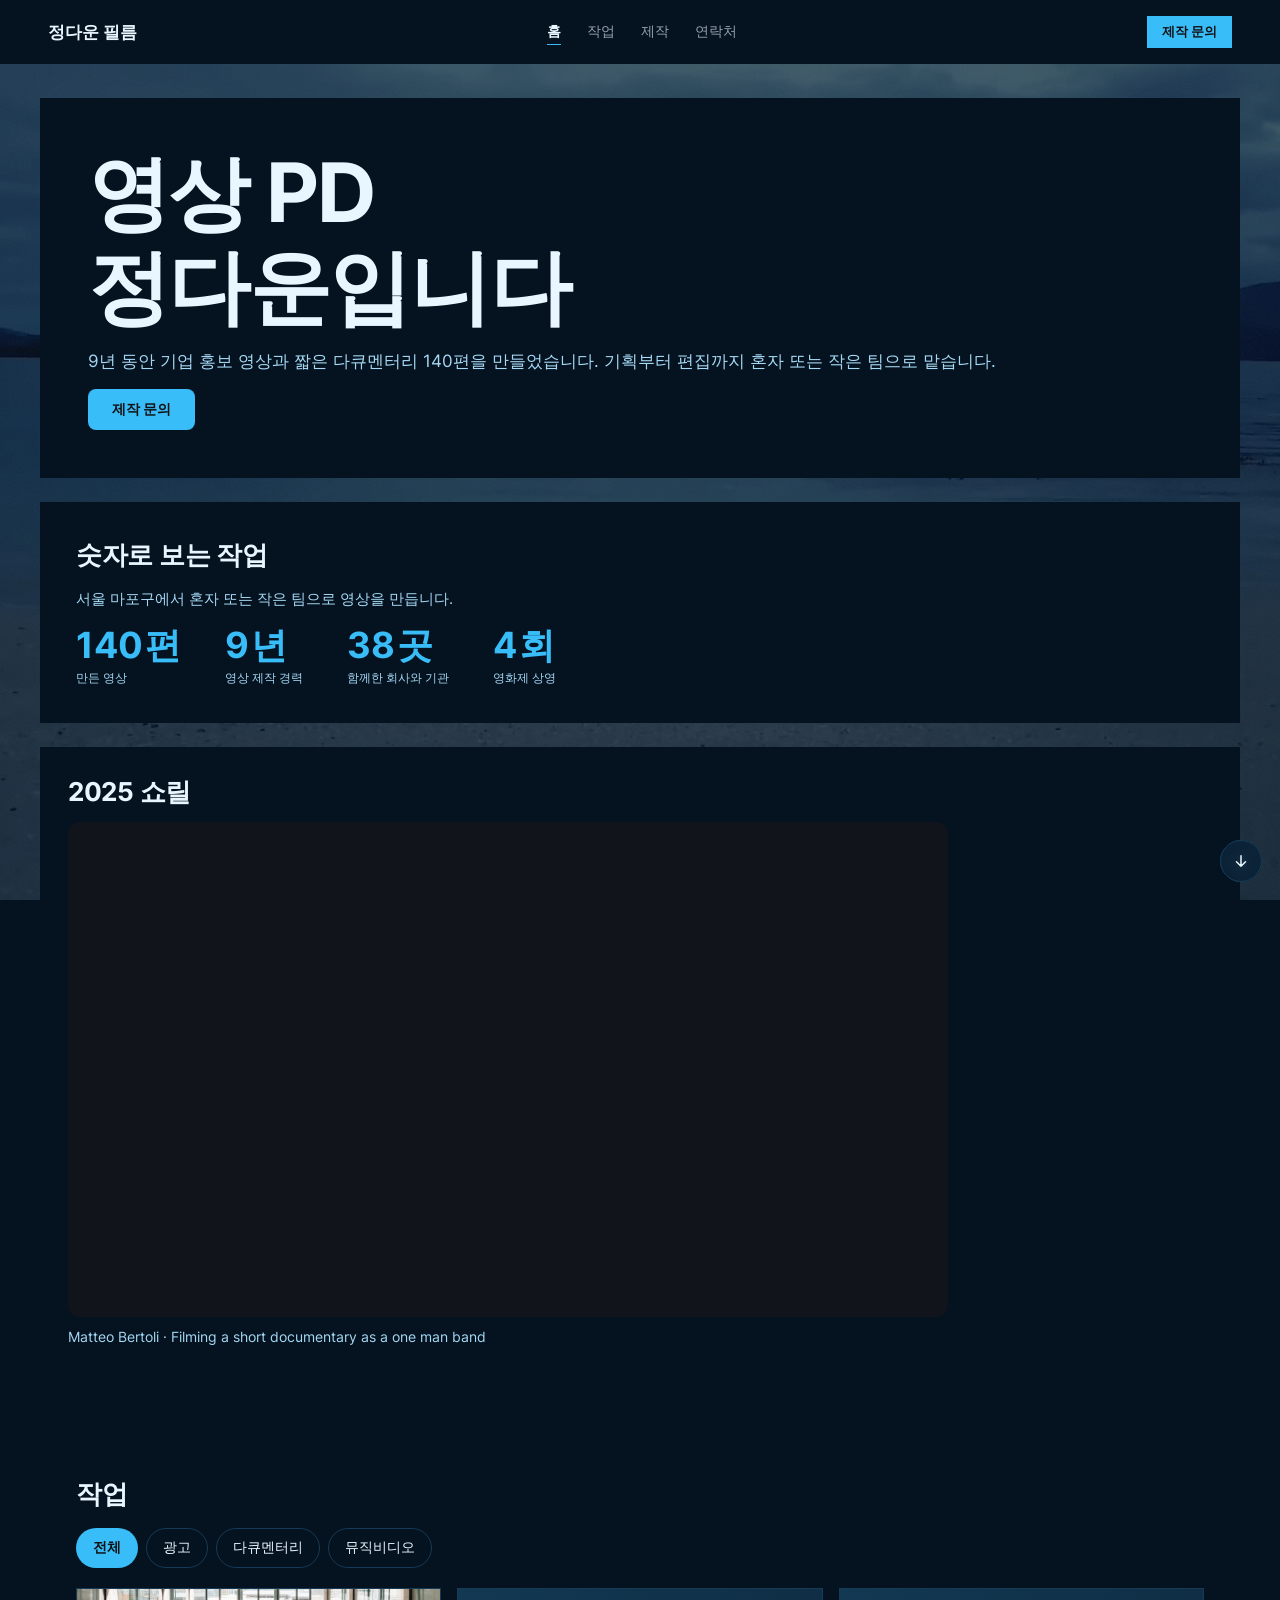
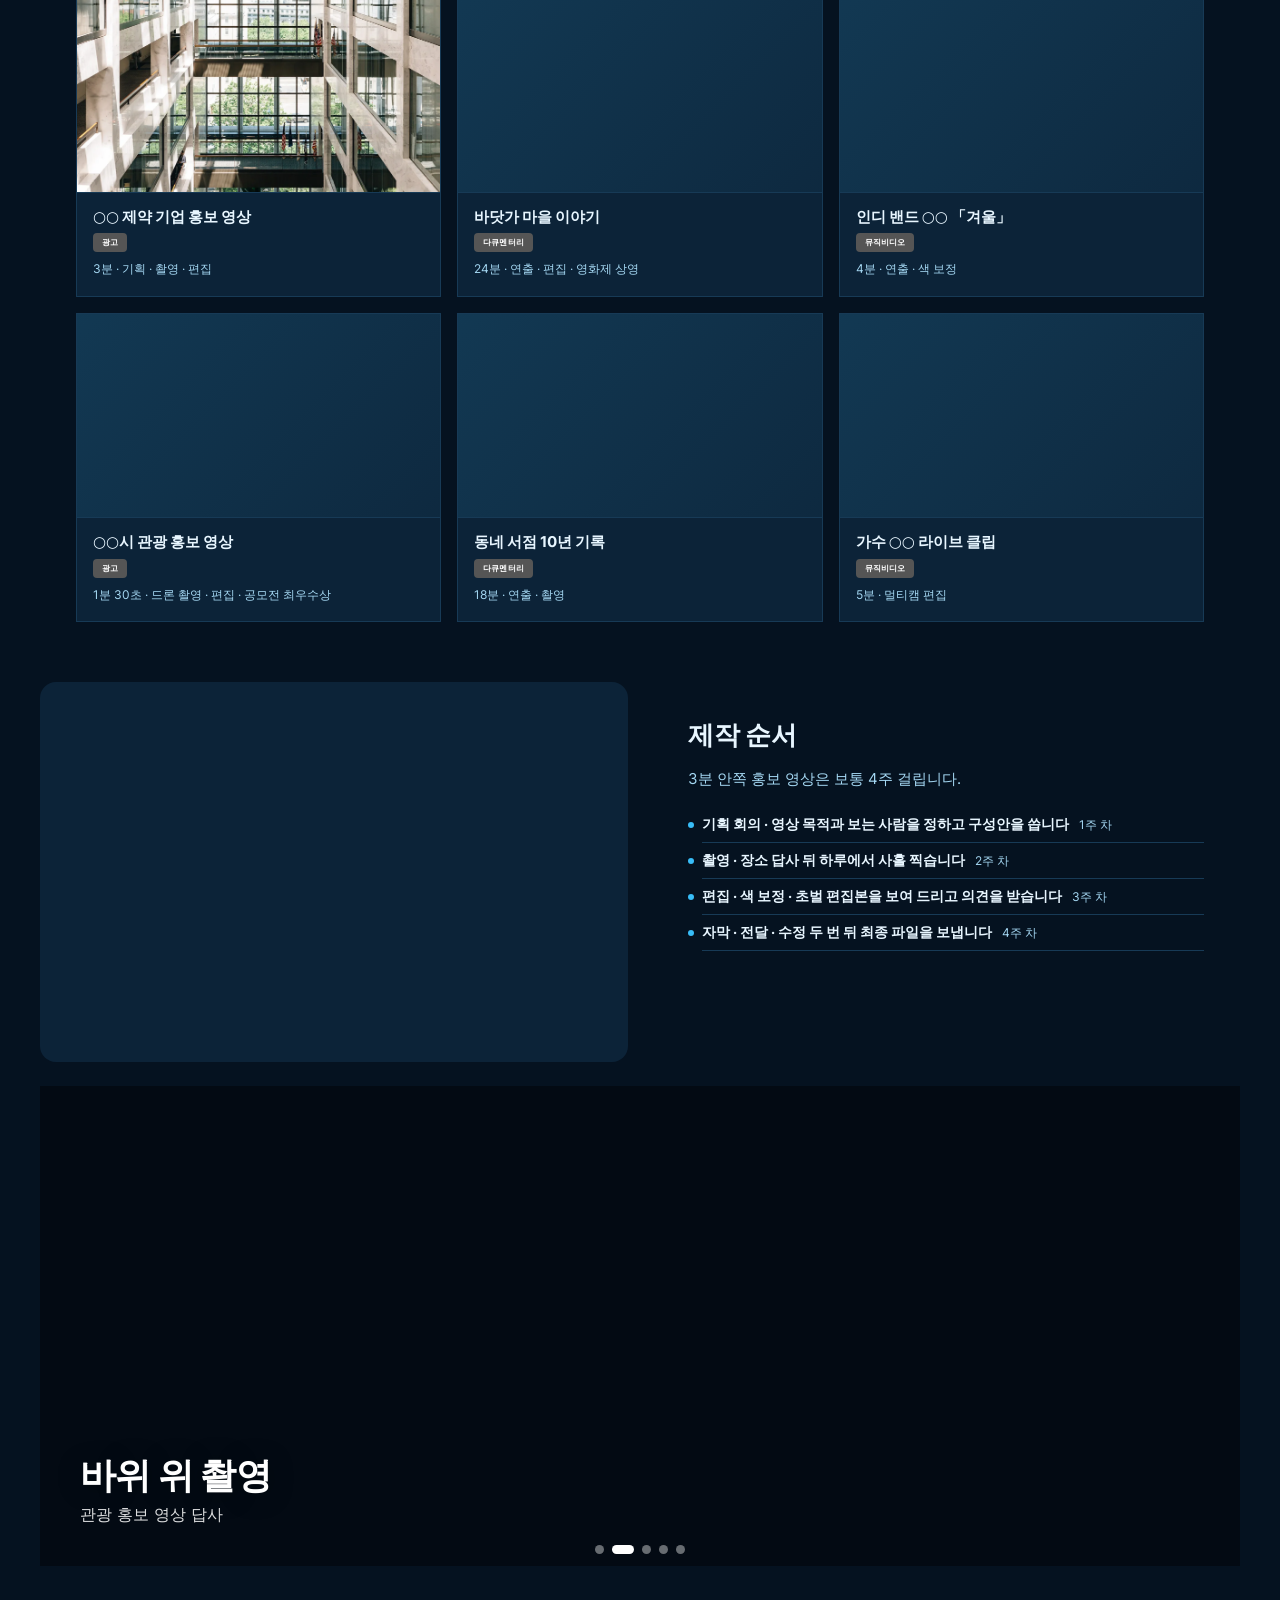
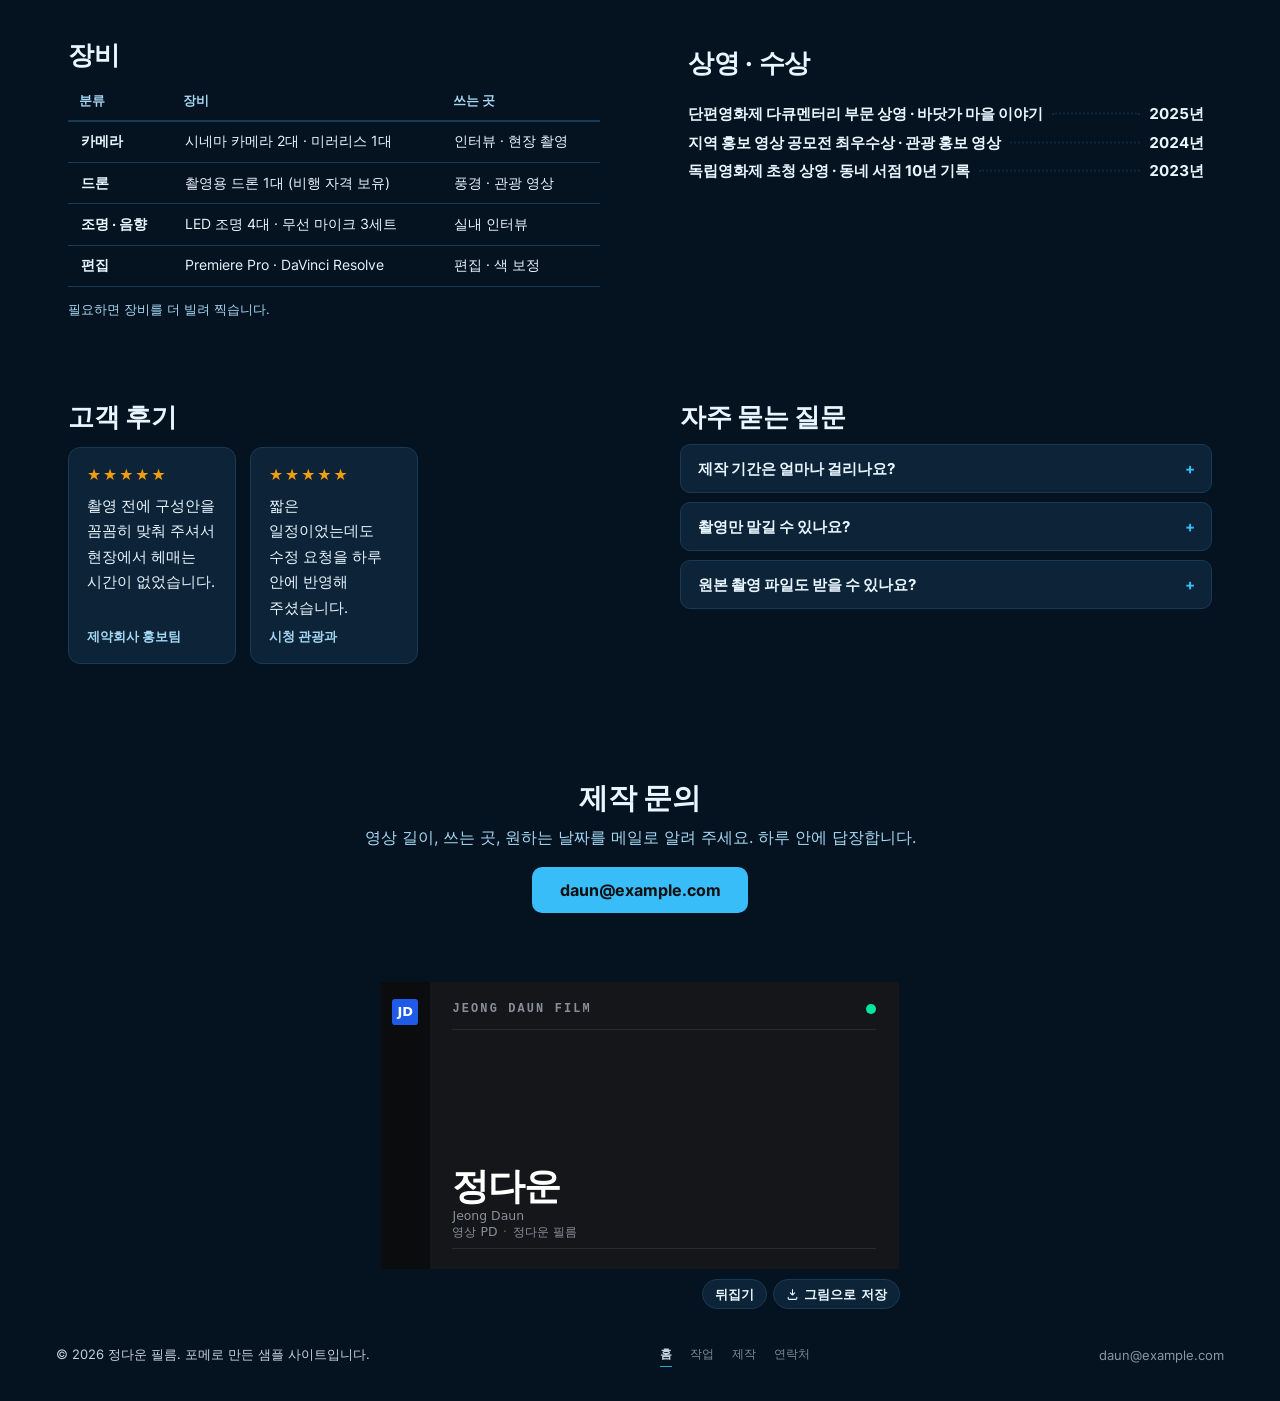
<file: index.html>
<!doctype html>
<html lang="ko">
<head>
  <meta charset="utf-8" />
  <meta name="viewport" content="width=device-width, initial-scale=1" />
  <title>정다운 · 영상 PD</title>
  <meta name="description" content="서울 마포구의 영상 PD 정다운. 기업 홍보 영상, 다큐멘터리, 뮤직비디오를 기획부터 편집까지 맡습니다." />
  <meta property="og:type" content="website" />
  <meta property="og:title" content="정다운 · 영상 PD" />
  <meta property="og:description" content="서울 마포구의 영상 PD 정다운. 기업 홍보 영상, 다큐멘터리, 뮤직비디오를 기획부터 편집까지 맡습니다." />
  <meta property="og:image" content="https://portfoliomaker-samples.github.io/05-tide-and-timber/assets/images/imgmwfbe0d8f.webp" />
  <meta name="twitter:card" content="summary_large_image" />
  <link rel="icon" href="data:image/svg+xml,%3Csvg%20xmlns%3D%22http%3A%2F%2Fwww.w3.org%2F2000%2Fsvg%22%20viewBox%3D%220%200%2064%2064%22%3E%3Crect%20width%3D%2264%22%20height%3D%2264%22%20rx%3D%2214%22%20fill%3D%22%234f6bff%22%2F%3E%3Ctext%20x%3D%2232%22%20y%3D%2234%22%20text-anchor%3D%22middle%22%20dominant-baseline%3D%22central%22%20font-family%3D%22system-ui%2Csans-serif%22%20font-size%3D%2240%22%20font-weight%3D%22700%22%20fill%3D%22%23fff%22%3E%EB%8B%A4%3C%2Ftext%3E%3C%2Fsvg%3E" />
  <link rel="stylesheet" href="./assets/site.css" />
  <style>@view-transition { navigation: auto; }</style>
  <style>html{scroll-behavior:smooth}.wf-pg{display:block}html,body{background:#051220}.wf-headbar{position:sticky;top:0;z-index:60;min-height:0!important;padding-top:0!important;padding-bottom:0!important}.wf-headbar--still{position:static}.wf-footbar{min-height:0!important;padding-top:0!important}.wf-headbar .wf__region{position:static!important;align-self:stretch!important;width:100%}.wf-headbar--side{position:fixed;top:10px;bottom:10px;left:32px;width:240px;padding:0!important;overflow:auto}.wf-headbar--side .wf__region{height:100%}@media (max-width:760px){.wf-headbar--side{position:static;top:auto;bottom:auto;left:auto;width:auto;overflow:visible;margin:10px 32px 0}.wf-headbar--side .wf__region{height:auto}}.wf-pg{scroll-margin-top:70px}.wf-pg>.wf-page{min-height:0}</style>
</head>
<body>
  <div class="wf-page wf-headbar" style="font-family:'Inter', -apple-system, 'Segoe UI', 'Malgun Gothic', 'Apple SD Gothic Neo', 'Noto Sans KR', system-ui, sans-serif;background:#051220;--wf-bg:#051220;--wf-text:#e8f6ff;color:#e8f6ff;--wf-surface:#0c2338;--wf-line:#173a56;--wf-muted:#a5d8f3;--wf-accent:#38bdf8;--wf-on-accent:#111114;--wf-max:1200px;padding:10px 32px;--fx-dot-color:#38bdf8;--fx-star-color:#ffffff;--fx-char-color:#e8f6ff;--enter-at:2%;gap:24px"><header class="wf__region is-sticky has-divider" data-enter="up" style="min-height:0px;border-radius:0px;border-width:0px;padding:min(16px, 6vw);background-color:rgba(5, 18, 32, 1)">
      <div class="wf-bar" style="justify-content:space-between">
        <span class="wf-bar__logo">정다운 필름</span>
        <nav class="wf-nav">
        <a href="#pg-0" class="wf-nav__item is-current">홈</a>
        <a href="#pg-1" class="wf-nav__item">작업</a>
        <a href="#pg-2" class="wf-nav__item">제작</a>
        <a href="#pg-3" class="wf-nav__item">연락처</a>
      </nav>
        <a class="wf-btn wf-btn--sm" href="mailto:daun@example.com">제작 문의</a>
        
      </div>
    </header></div>
  <section class="wf-pg" id="pg-0">
  <div class="wf-page is-rowmax wf-enter wf-enter--up wf-ix" style="font-family:'Inter', -apple-system, 'Segoe UI', 'Malgun Gothic', 'Apple SD Gothic Neo', 'Noto Sans KR', system-ui, sans-serif;background:#051220;--wf-bg:#051220;--wf-text:#e8f6ff;color:#e8f6ff;--wf-surface:#0c2338;--wf-line:#173a56;--wf-muted:#a5d8f3;--wf-accent:#38bdf8;--wf-on-accent:#111114;--wf-max:1200px;padding:10px 32px;--fx-dot-color:#38bdf8;--fx-star-color:#ffffff;--fx-char-color:#e8f6ff;--enter-at:2%;gap:24px">
    <div class="wf-bg wf-bg--fixed" aria-hidden="true">
      <video class="wf-bg__media" src="./assets/files/sea.webm" autoplay muted loop playsinline></video>
      <span class="wf-bg__veil" style="background-color:rgba(0,0,0,0.6)"></span>
    </div>
    <span class="wf-grain" style="opacity:0.06" aria-hidden="true"></span>
    <div class="wf wf--row" style="grid-template-columns:repeat(1, minmax(0, 1fr));gap:24px">
      
    </div>
    <div class="wf" style="grid-template-columns:minmax(0, 1fr);grid-template-rows:auto auto auto auto;gap:24px">
    <section class="wf__region wf-tfx wf-tfx--up wf-tfx-on--title" data-enter="up" style="grid-column:1;grid-row:1;min-height:0px;border-radius:0px;border-width:0px;padding:min(48px, 6vw);background-color:rgba(5, 18, 32, 1);--tfx-step:40ms;--tfx-delay:0ms">
      <div class="wf-hero" style="align-items:flex-start;text-align:left">
        
        <h1 class="wf-hero__title" style="font-size:clamp(1.9em, 8.5vw, calc(1.7 * 3.2em))">영상 PD<br />정다운입니다</h1>
        <p class="wf-hero__sub">9년 동안 기업 홍보 영상과 짧은 다큐멘터리 140편을 만들었습니다. 기획부터 편집까지 혼자 또는 작은 팀으로 맡습니다.</p>
        <a class="wf-btn" style="border-radius:8px" href="#contact">제작 문의</a>
      </div>
    </section>
    <section class="wf__region" id="숫자로-보는-작업" data-enter="up" style="grid-column:1;grid-row:2;min-height:0px;border-radius:0px;border-width:0px;padding:min(36px, 6vw);background-color:rgba(5, 18, 32, 1)">
      <div class="wf-sec" style="align-items:flex-start">
        <h2 class="wf-sec__title">숫자로 보는 작업</h2>
        <div class="wf-sec__cols" style="grid-template-columns:repeat(1, minmax(0, 1fr))">
          <p class="wf-sec__body">서울 마포구에서 혼자 또는 작은 팀으로 영상을 만듭니다.</p>
        </div>
        <div class="wf-stats"><div class="wf-stat"><b class="wf-stat__num"><i class="wf-stat__count" style="--wf-n-to:140" aria-hidden="true"></i><span class="wf-stat__plain" aria-hidden="true">140</span><span class="wf-stat__suffix" aria-hidden="true">편</span><span class="wf-sr">140편</span></b><span class="wf-stat__label">만든 영상</span></div><div class="wf-stat"><b class="wf-stat__num"><i class="wf-stat__count" style="--wf-n-to:9" aria-hidden="true"></i><span class="wf-stat__plain" aria-hidden="true">9</span><span class="wf-stat__suffix" aria-hidden="true">년</span><span class="wf-sr">9년</span></b><span class="wf-stat__label">영상 제작 경력</span></div><div class="wf-stat"><b class="wf-stat__num"><i class="wf-stat__count" style="--wf-n-to:38" aria-hidden="true"></i><span class="wf-stat__plain" aria-hidden="true">38</span><span class="wf-stat__suffix" aria-hidden="true">곳</span><span class="wf-sr">38곳</span></b><span class="wf-stat__label">함께한 회사와 기관</span></div><div class="wf-stat"><b class="wf-stat__num"><i class="wf-stat__count" style="--wf-n-to:4" aria-hidden="true"></i><span class="wf-stat__plain" aria-hidden="true">4</span><span class="wf-stat__suffix" aria-hidden="true">회</span><span class="wf-sr">4회</span></b><span class="wf-stat__label">영화제 상영</span></div></div>
      </div>
    </section>
    <section class="wf__region" id="2025-쇼릴" data-enter="up" style="grid-column:1;grid-row:3;min-height:0px;border-radius:0px;border-width:0px;padding:min(28px, 6vw);background-color:rgba(5, 18, 32, 1)">
      <div class="wf-video" style="align-items:flex-start;text-align:left">
        <h2 class="wf-sec__title">2025 쇼릴</h2>
        
        <iframe class="wf-video__frame" src="https://www.youtube-nocookie.com/embed/TjEhKtnOzoo" title="2025 쇼릴" loading="lazy" allow="accelerometer; autoplay; clipboard-write; encrypted-media; gyroscope; picture-in-picture; web-share" referrerpolicy="strict-origin-when-cross-origin" allowfullscreen></iframe>
        <p class="wf-video__cap">Matteo Bertoli · Filming a short documentary as a one man band</p>
      </div>
    </section>
    
    </div>
    <a class="wf-down" href="#%EC%88%AB%EC%9E%90%EB%A1%9C-%EB%B3%B4%EB%8A%94-%EC%9E%91%EC%97%85" aria-label="아래로 이동"><svg width="18" height="18" viewBox="0 0 24 24" fill="none" stroke="currentColor" stroke-width="2" stroke-linecap="round" stroke-linejoin="round"><path d="M12 5v14M6 13l6 6 6-6"/></svg></a>
  </div>
  </section>
  <section class="wf-pg" id="pg-1">
  <div class="wf-page is-rowmax wf-enter wf-enter--up wf-ix" style="font-family:'Inter', -apple-system, 'Segoe UI', 'Malgun Gothic', 'Apple SD Gothic Neo', 'Noto Sans KR', system-ui, sans-serif;background:#051220;--wf-bg:#051220;--wf-text:#e8f6ff;color:#e8f6ff;--wf-surface:#0c2338;--wf-line:#173a56;--wf-muted:#a5d8f3;--wf-accent:#38bdf8;--wf-on-accent:#111114;--wf-max:1200px;padding:10px 32px;--fx-dot-color:#38bdf8;--fx-star-color:#ffffff;--fx-char-color:#e8f6ff;--enter-at:2%;gap:24px">
    <div class="wf-bg wf-bg--fixed" aria-hidden="true">
      <video class="wf-bg__media" src="./assets/files/sea.webm" autoplay muted loop playsinline></video>
      <span class="wf-bg__veil" style="background-color:rgba(0,0,0,0.6)"></span>
    </div>
    <span class="wf-grain" style="opacity:0.06" aria-hidden="true"></span>
    <div class="wf" style="grid-template-columns:minmax(0, 1fr);grid-template-rows:auto auto;gap:24px">
    <section class="wf__region" id="작업" data-enter="up" style="grid-column:1;grid-row:2;min-height:0px;border-radius:0px;border-width:0px;padding:min(36px, 6vw);background-color:rgba(5, 18, 32, 1)">
      <div class="wf-gal is-phone2">
        <h2 class="wf-sec__title">작업</h2>
        <div class="wf-gal__filter" role="group" aria-label="태그별로 보기" hidden><button type="button" class="is-on" data-t="">전체</button><button type="button" data-t="광고">광고</button><button type="button" data-t="다큐멘터리">다큐멘터리</button><button type="button" data-t="뮤직비디오">뮤직비디오</button></div>
        <script>(function(b){b=document.currentScript.previousElementSibling;b.hidden=false;var g=b.parentNode;b.addEventListener('click',function(e){var t=e.target.closest('button');if(!t)return;[].forEach.call(b.children,function(x){x.classList.toggle('is-on',x===t);});var w=t.getAttribute('data-t');var m=g.querySelector('.wf-gal__more');if(w&&m)m.checked=true;[].forEach.call(g.querySelectorAll('.wf-gal__grid > [data-tags]'),function(c){c.classList.toggle('is-out',!!w&&('|'+c.getAttribute('data-tags')+'|').indexOf('|'+w+'|')<0);});});})();</script>
        
        <div class="wf-gal__grid" style="grid-template-columns:repeat(3, minmax(0, 1fr))">
          <article data-tags="광고" class="wf-card"><span class="wf-card__thumb" style="padding-bottom:56.00000000000001%"><img class="wf-card__img" src="./assets/images/imgmwfb52mn5.webp" alt="○○ 제약 기업 홍보 영상" loading="lazy" decoding="async" style="object-fit:cover" /></span><span class="wf-card__body">
              
              <b class="wf-card__title">○○ 제약 기업 홍보 영상</b>
              <span class="wf-card__stack wf-card__stack--badges"><span class="wf-tag wf-tag--badge" style="--bdg-bg:#555555;--bdg-fg:#ffffff">광고</span></span>
              <span class="wf-card__desc">3분 · 기획 · 촬영 · 편집</span>
              
              
              
            </span></article>
          <article data-tags="다큐멘터리" class="wf-card"><span class="wf-card__thumb" style="padding-bottom:56.00000000000001%"><img class="wf-card__img" src="./assets/images/imgmwfb52mi4.webp" alt="바닷가 마을 이야기" loading="lazy" decoding="async" style="object-fit:cover" /></span><span class="wf-card__body">
              
              <b class="wf-card__title">바닷가 마을 이야기</b>
              <span class="wf-card__stack wf-card__stack--badges"><span class="wf-tag wf-tag--badge" style="--bdg-bg:#555555;--bdg-fg:#ffffff">다큐멘터리</span></span>
              <span class="wf-card__desc">24분 · 연출 · 편집 · 영화제 상영</span>
              
              
              
            </span></article>
          <article data-tags="뮤직비디오" class="wf-card"><span class="wf-card__thumb" style="padding-bottom:56.00000000000001%"><img class="wf-card__img" src="./assets/images/imgmwfb52x76.webp" alt="인디 밴드 ○○ 「겨울」" loading="lazy" decoding="async" style="object-fit:cover" /></span><span class="wf-card__body">
              
              <b class="wf-card__title">인디 밴드 ○○ 「겨울」</b>
              <span class="wf-card__stack wf-card__stack--badges"><span class="wf-tag wf-tag--badge" style="--bdg-bg:#555555;--bdg-fg:#ffffff">뮤직비디오</span></span>
              <span class="wf-card__desc">4분 · 연출 · 색 보정</span>
              
              
              
            </span></article>
          <article data-tags="광고" class="wf-card"><span class="wf-card__thumb" style="padding-bottom:56.00000000000001%"><img class="wf-card__img" src="./assets/images/imgmwfb538t7.webp" alt="○○시 관광 홍보 영상" loading="lazy" decoding="async" style="object-fit:cover" /></span><span class="wf-card__body">
              
              <b class="wf-card__title">○○시 관광 홍보 영상</b>
              <span class="wf-card__stack wf-card__stack--badges"><span class="wf-tag wf-tag--badge" style="--bdg-bg:#555555;--bdg-fg:#ffffff">광고</span></span>
              <span class="wf-card__desc">1분 30초 · 드론 촬영 · 편집 · 공모전 최우수상</span>
              
              
              
            </span></article>
          <article data-tags="다큐멘터리" class="wf-card"><span class="wf-card__thumb" style="padding-bottom:56.00000000000001%"><img class="wf-card__img" src="./assets/images/imgmwfb53qg9.webp" alt="동네 서점 10년 기록" loading="lazy" decoding="async" style="object-fit:cover" /></span><span class="wf-card__body">
              
              <b class="wf-card__title">동네 서점 10년 기록</b>
              <span class="wf-card__stack wf-card__stack--badges"><span class="wf-tag wf-tag--badge" style="--bdg-bg:#555555;--bdg-fg:#ffffff">다큐멘터리</span></span>
              <span class="wf-card__desc">18분 · 연출 · 촬영</span>
              
              
              
            </span></article>
          <article data-tags="뮤직비디오" class="wf-card"><span class="wf-card__thumb" style="padding-bottom:56.00000000000001%"><img class="wf-card__img" src="./assets/images/imgmwfb53ev8.webp" alt="가수 ○○ 라이브 클립" loading="lazy" decoding="async" style="object-fit:cover" /></span><span class="wf-card__body">
              
              <b class="wf-card__title">가수 ○○ 라이브 클립</b>
              <span class="wf-card__stack wf-card__stack--badges"><span class="wf-tag wf-tag--badge" style="--bdg-bg:#555555;--bdg-fg:#ffffff">뮤직비디오</span></span>
              <span class="wf-card__desc">5분 · 멀티캠 편집</span>
              
              
              
            </span></article>
        </div>
        
        
      </div>
    </section>
    </div>
    <div class="wf wf--row" style="grid-template-columns:repeat(2, minmax(0, 1fr));gap:24px">
      <div class="wf__region" data-enter="left" style="min-height:0px;border-radius:0px;border-width:0px;padding:min(0px, 6vw);background-color:rgba(5, 18, 32, 1)">
      <div class="wf-3d fx-model" style="height:min(380px, 62vh)" data-fx-alt="시네마 카메라" data-fx-camera-controls="true" data-fx-auto-rotate="true" data-fx-disable-zoom="true" data-fx-disable-pan="true" data-fx-exposure="1" data-fx-shadow-intensity="0.75" data-fx-shadow-softness="1" data-fx-auto-rotate-delay="3000" data-fx-rotation-per-second="18deg" data-fx-autoplay="true" data-fx-interaction-prompt="auto" data-fx-ar="false" data-fx-skybox="false" data-fx-follow="false" data-fx-follow-decay="80" data-fx-follow-yaw="28" data-fx-follow-pitch="10"></div>
    </div>
      <section class="wf__region" id="제작-순서" data-enter="right" style="min-height:0px;border-radius:0px;border-width:0px;padding:min(36px, 6vw);background-color:rgba(5, 18, 32, 1)">
      <div class="wf-sec" style="align-items:flex-start">
        <h2 class="wf-sec__title">제작 순서</h2>
        <div class="wf-sec__cols" style="grid-template-columns:repeat(1, minmax(0, 1fr))">
          <p class="wf-sec__body">3분 안쪽 홍보 영상은 보통 4주 걸립니다.</p>
        </div>
        <ol class="wf-time"><li class="wf-time__row"><b>기획 회의 · 영상 목적과 보는 사람을 정하고 구성안을 씁니다</b><span>1주 차</span></li><li class="wf-time__row"><b>촬영 · 장소 답사 뒤 하루에서 사흘 찍습니다</b><span>2주 차</span></li><li class="wf-time__row"><b>편집 · 색 보정 · 초벌 편집본을 보여 드리고 의견을 받습니다</b><span>3주 차</span></li><li class="wf-time__row"><b>자막 · 전달 · 수정 두 번 뒤 최종 파일을 보냅니다</b><span>4주 차</span></li></ol>
      </div>
    </section>
    </div>
    <div class="wf" style="grid-template-columns:minmax(0, 1fr);grid-template-rows:1fr auto;gap:24px">
    <section class="wf__region" data-enter="up" style="grid-column:1;grid-row:1;min-height:0px;border-radius:0px;border-width:0px;padding:min(0px, 6vw);background-color:rgba(5, 18, 32, 1)">
      <div class="wf-sld wf-sld--slide is-kb" style="--sld-h:480px;--sld-t:600ms" data-auto="5000" data-loop="1" data-pause="1">
        <input class="wf-sld__r" type="radio" name="sld-p1-c" id="sld-p1-c-0" checked />
        <input class="wf-sld__r" type="radio" name="sld-p1-c" id="sld-p1-c-1" />
        <input class="wf-sld__r" type="radio" name="sld-p1-c" id="sld-p1-c-2" />
        <input class="wf-sld__r" type="radio" name="sld-p1-c" id="sld-p1-c-3" />
        <input class="wf-sld__r" type="radio" name="sld-p1-c" id="sld-p1-c-4" />
        <div class="wf-sld__track">
        <div class="wf-sld__slide">
          <img class="wf-sld__img is-first" src="./assets/images/imgmwfb70yaa.webp" alt="촬영 현장" loading="eager" fetchpriority="high" decoding="async" style="object-fit:cover" />
          <span class="wf-sld__veil" style="opacity:0.42" aria-hidden="true"></span>
          <span class="wf-sld__body" style="justify-content:flex-end;align-items:flex-start;text-align:left">
            <b class="wf-sld__title">촬영 현장</b>
            <span class="wf-sld__sub">인터뷰 장면을 손으로 들고 찍는 날</span>
            
          </span>
          <span class="wf-sld__nav" aria-hidden="true">
            <label class="wf-sld__arrow is-prev" for="sld-p1-c-4">‹</label>
            <label class="wf-sld__arrow is-next" for="sld-p1-c-1">›</label>
          </span>
        </div>
        <div class="wf-sld__slide">
          <img class="wf-sld__img" src="./assets/images/imgmwfb71dub.webp" alt="바위 위 촬영" loading="lazy" decoding="async" style="object-fit:cover" />
          <span class="wf-sld__veil" style="opacity:0.42" aria-hidden="true"></span>
          <span class="wf-sld__body" style="justify-content:flex-end;align-items:flex-start;text-align:left">
            <b class="wf-sld__title">바위 위 촬영</b>
            <span class="wf-sld__sub">관광 홍보 영상 답사</span>
            
          </span>
          <span class="wf-sld__nav" aria-hidden="true">
            <label class="wf-sld__arrow is-prev" for="sld-p1-c-0">‹</label>
            <label class="wf-sld__arrow is-next" for="sld-p1-c-2">›</label>
          </span>
        </div>
        <div class="wf-sld__slide">
          <img class="wf-sld__img" src="./assets/images/imgmwfb71kvc.webp" alt="드론 촬영" loading="lazy" decoding="async" style="object-fit:cover" />
          <span class="wf-sld__veil" style="opacity:0.42" aria-hidden="true"></span>
          <span class="wf-sld__body" style="justify-content:flex-end;align-items:flex-start;text-align:left">
            <b class="wf-sld__title">드론 촬영</b>
            <span class="wf-sld__sub">비행 자격을 갖고 직접 날립니다</span>
            
          </span>
          <span class="wf-sld__nav" aria-hidden="true">
            <label class="wf-sld__arrow is-prev" for="sld-p1-c-1">‹</label>
            <label class="wf-sld__arrow is-next" for="sld-p1-c-3">›</label>
          </span>
        </div>
        <div class="wf-sld__slide">
          <img class="wf-sld__img" src="./assets/images/imgmwfb71q7e.webp" alt="소리 녹음" loading="lazy" decoding="async" style="object-fit:cover" />
          <span class="wf-sld__veil" style="opacity:0.42" aria-hidden="true"></span>
          <span class="wf-sld__body" style="justify-content:flex-end;align-items:flex-start;text-align:left">
            <b class="wf-sld__title">소리 녹음</b>
            <span class="wf-sld__sub">실내 인터뷰는 따로 녹음합니다</span>
            
          </span>
          <span class="wf-sld__nav" aria-hidden="true">
            <label class="wf-sld__arrow is-prev" for="sld-p1-c-2">‹</label>
            <label class="wf-sld__arrow is-next" for="sld-p1-c-4">›</label>
          </span>
        </div>
        <div class="wf-sld__slide">
          <img class="wf-sld__img" src="./assets/images/imgmwfb71ond.webp" alt="카메라 두 대" loading="lazy" decoding="async" style="object-fit:cover" />
          <span class="wf-sld__veil" style="opacity:0.42" aria-hidden="true"></span>
          <span class="wf-sld__body" style="justify-content:flex-end;align-items:flex-start;text-align:left">
            <b class="wf-sld__title">카메라 두 대</b>
            <span class="wf-sld__sub">인터뷰는 두 각도로 동시에 찍습니다</span>
            
          </span>
          <span class="wf-sld__nav" aria-hidden="true">
            <label class="wf-sld__arrow is-prev" for="sld-p1-c-3">‹</label>
            <label class="wf-sld__arrow is-next" for="sld-p1-c-0">›</label>
          </span>
        </div>
        </div>
        <span class="wf-sld__dots"><label for="sld-p1-c-0" title="1번째"></label><label for="sld-p1-c-1" title="2번째"></label><label for="sld-p1-c-2" title="3번째"></label><label for="sld-p1-c-3" title="4번째"></label><label for="sld-p1-c-4" title="5번째"></label></span>
      </div>
    </section>
    </div>
    <a class="wf-down" href="#%EC%9E%91%EC%97%85" aria-label="아래로 이동"><svg width="18" height="18" viewBox="0 0 24 24" fill="none" stroke="currentColor" stroke-width="2" stroke-linecap="round" stroke-linejoin="round"><path d="M12 5v14M6 13l6 6 6-6"/></svg></a>
  </div>
  </section>
  <section class="wf-pg" id="pg-2">
  <div class="wf-page is-rowmax wf-enter wf-enter--up wf-ix" style="font-family:'Inter', -apple-system, 'Segoe UI', 'Malgun Gothic', 'Apple SD Gothic Neo', 'Noto Sans KR', system-ui, sans-serif;background:#051220;--wf-bg:#051220;--wf-text:#e8f6ff;color:#e8f6ff;--wf-surface:#0c2338;--wf-line:#173a56;--wf-muted:#a5d8f3;--wf-accent:#38bdf8;--wf-on-accent:#111114;--wf-max:1200px;padding:10px 32px;--fx-dot-color:#38bdf8;--fx-star-color:#ffffff;--fx-char-color:#e8f6ff;--enter-at:2%;gap:24px">
    <div class="wf-bg wf-bg--fixed" aria-hidden="true">
      <video class="wf-bg__media" src="./assets/files/sea.webm" autoplay muted loop playsinline></video>
      <span class="wf-bg__veil" style="background-color:rgba(0,0,0,0.6)"></span>
    </div>
    <span class="wf-grain" style="opacity:0.06" aria-hidden="true"></span>
    <div class="wf wf--row" style="grid-template-columns:repeat(2, minmax(0, 1fr));gap:24px">
      <section class="wf__region" id="장비" data-enter="left" style="min-height:0px;border-radius:0px;border-width:0px;padding:min(28px, 6vw);background-color:rgba(5, 18, 32, 1)">
      <div class="wf-table wf-table--stack">
        <h2 class="wf-sec__title">장비</h2>
        <div class="wf-table__scroll"><table><thead><tr><th scope="col">분류</th><th scope="col">장비</th><th scope="col">쓰는 곳</th></tr></thead><tbody><tr><td data-h="분류">카메라</td><td data-h="장비">시네마 카메라 2대 · 미러리스 1대</td><td data-h="쓰는 곳">인터뷰 · 현장 촬영</td></tr><tr><td data-h="분류">드론</td><td data-h="장비">촬영용 드론 1대 (비행 자격 보유)</td><td data-h="쓰는 곳">풍경 · 관광 영상</td></tr><tr><td data-h="분류">조명 · 음향</td><td data-h="장비">LED 조명 4대 · 무선 마이크 3세트</td><td data-h="쓰는 곳">실내 인터뷰</td></tr><tr><td data-h="분류">편집</td><td data-h="장비">Premiere Pro · DaVinci Resolve</td><td data-h="쓰는 곳">편집 · 색 보정</td></tr></tbody></table></div>
        <p class="wf-table__note">필요하면 장비를 더 빌려 찍습니다.</p>
      </div>
    </section>
      <section class="wf__region" id="상영-수상" data-enter="right" style="min-height:0px;border-radius:0px;border-width:0px;padding:min(36px, 6vw);background-color:rgba(5, 18, 32, 1)">
      <div class="wf-sec" style="align-items:flex-start">
        <h2 class="wf-sec__title">상영 · 수상</h2>
        
        <dl class="wf-price"><div class="wf-price__row"><dt>단편영화제 다큐멘터리 부문 상영 · 바닷가 마을 이야기</dt><span class="wf-price__dots" aria-hidden="true"></span><dd>2025년</dd></div><div class="wf-price__row"><dt>지역 홍보 영상 공모전 최우수상 · 관광 홍보 영상</dt><span class="wf-price__dots" aria-hidden="true"></span><dd>2024년</dd></div><div class="wf-price__row"><dt>독립영화제 초청 상영 · 동네 서점 10년 기록</dt><span class="wf-price__dots" aria-hidden="true"></span><dd>2023년</dd></div></dl>
      </div>
    </section>
    </div>
    <div class="wf wf--row" style="grid-template-columns:repeat(2, minmax(0, 1fr));gap:24px">
      <section class="wf__region" id="고객-후기" data-enter="left" style="min-height:0px;border-radius:0px;border-width:0px;padding:min(28px, 6vw);background-color:rgba(5, 18, 32, 1)">
      <div class="wf-rev">
        <h2 class="wf-sec__title">고객 후기</h2>
        <div class="wf-rev__grid" style="--rev-cols:3"><figure class="wf-rev__card"><span class="wf-rev__stars" aria-label="별점 5점">★★★★★<i></i></span><blockquote class="wf-rev__text">촬영 전에 구성안을 꼼꼼히 맞춰 주셔서 현장에서 헤매는 시간이 없었습니다.</blockquote><figcaption class="wf-rev__name">제약회사 홍보팀</figcaption></figure><figure class="wf-rev__card"><span class="wf-rev__stars" aria-label="별점 5점">★★★★★<i></i></span><blockquote class="wf-rev__text">짧은 일정이었는데도 수정 요청을 하루 안에 반영해 주셨습니다.</blockquote><figcaption class="wf-rev__name">시청 관광과</figcaption></figure></div>
      </div>
    </section>
      <section class="wf__region" id="자주-묻는-질문" data-enter="right" style="min-height:0px;border-radius:0px;border-width:0px;padding:min(28px, 6vw);background-color:rgba(5, 18, 32, 1)">
      <div class="wf-faq">
        <h2 class="wf-sec__title">자주 묻는 질문</h2>
        <details class="wf-faq__item"><summary class="wf-faq__q">제작 기간은 얼마나 걸리나요?</summary><p class="wf-faq__a">3분 안쪽 홍보 영상은 보통 4주 걸립니다.</p></details>
        <details class="wf-faq__item"><summary class="wf-faq__q">촬영만 맡길 수 있나요?</summary><p class="wf-faq__a">촬영만, 편집만 맡기는 것도 됩니다.</p></details>
        <details class="wf-faq__item"><summary class="wf-faq__q">원본 촬영 파일도 받을 수 있나요?</summary><p class="wf-faq__a">계약할 때 정하면 원본 전체를 외장 하드로 드립니다.</p></details>
        <script>(function(f){f=document.currentScript.parentNode;var was=[];addEventListener('beforeprint',function(){was=[].map.call(f.querySelectorAll('details'),function(d){var o=d.open;d.open=true;return o;});});addEventListener('afterprint',function(){[].forEach.call(f.querySelectorAll('details'),function(d,k){d.open=!!was[k];});});})();</script>
      </div>
    </section>
    </div>
    <a class="wf-down" href="#%EC%9E%A5%EB%B9%84" aria-label="아래로 이동"><svg width="18" height="18" viewBox="0 0 24 24" fill="none" stroke="currentColor" stroke-width="2" stroke-linecap="round" stroke-linejoin="round"><path d="M12 5v14M6 13l6 6 6-6"/></svg></a>
  </div>
  </section>
  <section class="wf-pg" id="pg-3">
  <div class="wf-page is-rowmax wf-enter wf-enter--up wf-ix" style="font-family:'Inter', -apple-system, 'Segoe UI', 'Malgun Gothic', 'Apple SD Gothic Neo', 'Noto Sans KR', system-ui, sans-serif;background:#051220;--wf-bg:#051220;--wf-text:#e8f6ff;color:#e8f6ff;--wf-surface:#0c2338;--wf-line:#173a56;--wf-muted:#a5d8f3;--wf-accent:#38bdf8;--wf-on-accent:#111114;--wf-max:1200px;padding:10px 32px;--fx-dot-color:#38bdf8;--fx-star-color:#ffffff;--fx-char-color:#e8f6ff;--enter-at:2%;gap:24px">
    <div class="wf-bg wf-bg--fixed" aria-hidden="true">
      <video class="wf-bg__media" src="./assets/files/sea.webm" autoplay muted loop playsinline></video>
      <span class="wf-bg__veil" style="background-color:rgba(0,0,0,0.6)"></span>
    </div>
    <span class="wf-grain" style="opacity:0.06" aria-hidden="true"></span>
    <div class="wf" style="grid-template-columns:minmax(0, 1fr);grid-template-rows:auto auto;gap:24px">
    <section class="wf__region" data-enter="up" style="grid-column:1;grid-row:2;min-height:0px;border-radius:0px;border-width:0px;padding:min(44px, 6vw);background-color:rgba(5, 18, 32, 1)" data-fx="mxHover">
      <div class="wf-cta" style="align-items:center;text-align:center">
        <b class="wf-cta__title">제작 문의</b>
        <span class="wf-cta__sub">영상 길이, 쓰는 곳, 원하는 날짜를 메일로 알려 주세요. 하루 안에 답장합니다.</span>
        <a class="wf-btn wf-cta__btn" style="border-radius:10px;font-size:1.073em;padding:0.79em 1.71em" href="mailto:daun@example.com">daun@example.com</a>
      </div>
    </section>
    </div>
    <div class="wf wf--row" style="grid-template-columns:repeat(1, minmax(0, 1fr));gap:24px">
      <section class="wf__region" data-enter="up" style="min-height:0px;border-radius:0px;border-width:0px;padding:min(0px, 6vw);background-color:rgba(5, 18, 32, 1)">
      <div class="wf-bcardbox" style="max-width:520px"><div class="wf-bcard wf-bcard--night wf-bcard--ico-fill is-2face" style="--bc-paper:0.4;max-width:520px">
        <input class="wf-bcard__toggle" type="checkbox" id="bcflip-p3-x1-1" aria-label="명함 뒤집기">
        <div class="wf-bcard__flip">
          <div class="wf-bcard__face wf-bcard__face--front">
            <span class="wf-bcard__deco" aria-hidden="true"></span>
            <span class="wf-bcard__paper" aria-hidden="true"></span>
            <div class="wf-bcard__in">
        <span class="wf-bcard__label">JEONG DAUN FILM</span>
        <span class="wf-bcard__org">정다운 필름</span>
        <span class="wf-bcard__mono">JD</span>
        <div class="wf-bcard__lead">
          <b class="wf-bcard__role">JEONG DAUN FILM</b>
          <span class="wf-bcard__rolesub">기업 홍보 · 다큐멘터리 · 뮤직비디오</span>
        </div>
        <div class="wf-bcard__info">
          <div class="wf-bcard__row">
            <span class="wf-bcard__text">
              <b class="wf-bcard__name">정다운</b>
              <span class="wf-bcard__nameen">Jeong Daun</span>
              <span class="wf-bcard__title wf-bcard__titles"><span class="wf-bcard__tpart">영상 PD</span><span class="wf-bcard__tpart wf-bcard__tpart--org">정다운 필름</span></span>
            </span>
            <span class="wf-bcard__ico" aria-hidden="true"><svg viewBox="0 0 24 24"><path d="M12 12a5 5 0 1 0 0-10 5 5 0 0 0 0 10zm0 2c-5 0-9 2.5-9 5.5V22h18v-2.5c0-3-4-5.5-9-5.5z" fill="currentColor"/></svg></span>
          </div>
          
        </div>
        
        
        
        </div>
          </div>
          <div class="wf-bcard__face wf-bcard__face--back"><span class="wf-bcard__paper" aria-hidden="true"></span><div class="wf-bcard__in wf-bcard__in--back">
        <p class="wf-bcard__tagline">기업 홍보 · 다큐멘터리 · 뮤직비디오</p>
        <div class="wf-bcard__info"><div class="wf-bcard__row wf-bcard__row--mail"><span class="wf-bcard__text"><span class="wf-bcard__line">daun@example.com</span></span><span class="wf-bcard__ico" aria-hidden="true"><svg viewBox="0 0 24 24"><path d="M20 4H4a2 2 0 0 0-2 2v12a2 2 0 0 0 2 2h16a2 2 0 0 0 2-2V6a2 2 0 0 0-2-2zm0 4-8 5-8-5V6l8 5 8-5v2z" fill="currentColor"/></svg></span></div><div class="wf-bcard__row wf-bcard__row--pin"><span class="wf-bcard__text"><span class="wf-bcard__line">서울 마포구</span></span><span class="wf-bcard__ico" aria-hidden="true"><svg viewBox="0 0 24 24"><path d="M12 2a7 7 0 0 0-7 7c0 5.2 7 13 7 13s7-7.8 7-13a7 7 0 0 0-7-7zm0 9.5A2.5 2.5 0 1 1 12 6.5a2.5 2.5 0 0 1 0 5z" fill="currentColor"/></svg></span></div></div>
        <span class="wf-bcard__stack">기획, 촬영, 편집, 색 보정</span>
        <div class="wf-bcard__side"><span class="wf-bcard__qr"><svg class="wf-qr" viewBox="0 0 57 57" role="img" aria-label="연락처 QR 코드" shape-rendering="crispEdges"><path d="M2,2h1v1h-1zM3,2h1v1h-1zM4,2h1v1h-1zM5,2h1v1h-1zM6,2h1v1h-1zM7,2h1v1h-1zM8,2h1v1h-1zM12,2h1v1h-1zM14,2h1v1h-1zM15,2h1v1h-1zM16,2h1v1h-1zM17,2h1v1h-1zM19,2h1v1h-1zM20,2h1v1h-1zM23,2h1v1h-1zM24,2h1v1h-1zM29,2h1v1h-1zM30,2h1v1h-1zM32,2h1v1h-1zM33,2h1v1h-1zM34,2h1v1h-1zM36,2h1v1h-1zM40,2h1v1h-1zM42,2h1v1h-1zM44,2h1v1h-1zM48,2h1v1h-1zM49,2h1v1h-1zM50,2h1v1h-1zM51,2h1v1h-1zM52,2h1v1h-1zM53,2h1v1h-1zM54,2h1v1h-1zM2,3h1v1h-1zM8,3h1v1h-1zM10,3h1v1h-1zM11,3h1v1h-1zM14,3h1v1h-1zM15,3h1v1h-1zM19,3h1v1h-1zM20,3h1v1h-1zM24,3h1v1h-1zM28,3h1v1h-1zM29,3h1v1h-1zM32,3h1v1h-1zM37,3h1v1h-1zM41,3h1v1h-1zM43,3h1v1h-1zM44,3h1v1h-1zM45,3h1v1h-1zM48,3h1v1h-1zM54,3h1v1h-1zM2,4h1v1h-1zM4,4h1v1h-1zM5,4h1v1h-1zM6,4h1v1h-1zM8,4h1v1h-1zM10,4h1v1h-1zM12,4h1v1h-1zM13,4h1v1h-1zM14,4h1v1h-1zM15,4h1v1h-1zM16,4h1v1h-1zM17,4h1v1h-1zM19,4h1v1h-1zM20,4h1v1h-1zM21,4h1v1h-1zM22,4h1v1h-1zM24,4h1v1h-1zM25,4h1v1h-1zM27,4h1v1h-1zM28,4h1v1h-1zM29,4h1v1h-1zM31,4h1v1h-1zM35,4h1v1h-1zM36,4h1v1h-1zM38,4h1v1h-1zM39,4h1v1h-1zM41,4h1v1h-1zM42,4h1v1h-1zM45,4h1v1h-1zM48,4h1v1h-1zM50,4h1v1h-1zM51,4h1v1h-1zM52,4h1v1h-1zM54,4h1v1h-1zM2,5h1v1h-1zM4,5h1v1h-1zM5,5h1v1h-1zM6,5h1v1h-1zM8,5h1v1h-1zM10,5h1v1h-1zM12,5h1v1h-1zM15,5h1v1h-1zM17,5h1v1h-1zM21,5h1v1h-1zM24,5h1v1h-1zM25,5h1v1h-1zM26,5h1v1h-1zM28,5h1v1h-1zM30,5h1v1h-1zM32,5h1v1h-1zM34,5h1v1h-1zM37,5h1v1h-1zM38,5h1v1h-1zM41,5h1v1h-1zM42,5h1v1h-1zM44,5h1v1h-1zM46,5h1v1h-1zM48,5h1v1h-1zM50,5h1v1h-1zM51,5h1v1h-1zM52,5h1v1h-1zM54,5h1v1h-1zM2,6h1v1h-1zM4,6h1v1h-1zM5,6h1v1h-1zM6,6h1v1h-1zM8,6h1v1h-1zM11,6h1v1h-1zM12,6h1v1h-1zM18,6h1v1h-1zM21,6h1v1h-1zM22,6h1v1h-1zM24,6h1v1h-1zM25,6h1v1h-1zM26,6h1v1h-1zM27,6h1v1h-1zM28,6h1v1h-1zM29,6h1v1h-1zM30,6h1v1h-1zM32,6h1v1h-1zM37,6h1v1h-1zM39,6h1v1h-1zM41,6h1v1h-1zM43,6h1v1h-1zM44,6h1v1h-1zM48,6h1v1h-1zM50,6h1v1h-1zM51,6h1v1h-1zM52,6h1v1h-1zM54,6h1v1h-1zM2,7h1v1h-1zM8,7h1v1h-1zM11,7h1v1h-1zM15,7h1v1h-1zM16,7h1v1h-1zM20,7h1v1h-1zM22,7h1v1h-1zM23,7h1v1h-1zM26,7h1v1h-1zM30,7h1v1h-1zM31,7h1v1h-1zM36,7h1v1h-1zM38,7h1v1h-1zM43,7h1v1h-1zM44,7h1v1h-1zM48,7h1v1h-1zM54,7h1v1h-1zM2,8h1v1h-1zM3,8h1v1h-1zM4,8h1v1h-1zM5,8h1v1h-1zM6,8h1v1h-1zM7,8h1v1h-1zM8,8h1v1h-1zM10,8h1v1h-1zM12,8h1v1h-1zM14,8h1v1h-1zM16,8h1v1h-1zM18,8h1v1h-1zM20,8h1v1h-1zM22,8h1v1h-1zM24,8h1v1h-1zM26,8h1v1h-1zM28,8h1v1h-1zM30,8h1v1h-1zM32,8h1v1h-1zM34,8h1v1h-1zM36,8h1v1h-1zM38,8h1v1h-1zM40,8h1v1h-1zM42,8h1v1h-1zM44,8h1v1h-1zM46,8h1v1h-1zM48,8h1v1h-1zM49,8h1v1h-1zM50,8h1v1h-1zM51,8h1v1h-1zM52,8h1v1h-1zM53,8h1v1h-1zM54,8h1v1h-1zM10,9h1v1h-1zM13,9h1v1h-1zM14,9h1v1h-1zM16,9h1v1h-1zM19,9h1v1h-1zM21,9h1v1h-1zM22,9h1v1h-1zM25,9h1v1h-1zM26,9h1v1h-1zM30,9h1v1h-1zM32,9h1v1h-1zM33,9h1v1h-1zM36,9h1v1h-1zM39,9h1v1h-1zM40,9h1v1h-1zM41,9h1v1h-1zM42,9h1v1h-1zM44,9h1v1h-1zM46,9h1v1h-1zM2,10h1v1h-1zM8,10h1v1h-1zM10,10h1v1h-1zM11,10h1v1h-1zM13,10h1v1h-1zM15,10h1v1h-1zM18,10h1v1h-1zM22,10h1v1h-1zM25,10h1v1h-1zM26,10h1v1h-1zM27,10h1v1h-1zM28,10h1v1h-1zM29,10h1v1h-1zM30,10h1v1h-1zM35,10h1v1h-1zM36,10h1v1h-1zM37,10h1v1h-1zM38,10h1v1h-1zM40,10h1v1h-1zM41,10h1v1h-1zM42,10h1v1h-1zM43,10h1v1h-1zM44,10h1v1h-1zM46,10h1v1h-1zM47,10h1v1h-1zM48,10h1v1h-1zM51,10h1v1h-1zM52,10h1v1h-1zM53,10h1v1h-1zM2,11h1v1h-1zM6,11h1v1h-1zM7,11h1v1h-1zM9,11h1v1h-1zM11,11h1v1h-1zM12,11h1v1h-1zM14,11h1v1h-1zM17,11h1v1h-1zM18,11h1v1h-1zM19,11h1v1h-1zM21,11h1v1h-1zM24,11h1v1h-1zM25,11h1v1h-1zM27,11h1v1h-1zM28,11h1v1h-1zM30,11h1v1h-1zM32,11h1v1h-1zM33,11h1v1h-1zM34,11h1v1h-1zM35,11h1v1h-1zM36,11h1v1h-1zM37,11h1v1h-1zM39,11h1v1h-1zM40,11h1v1h-1zM42,11h1v1h-1zM43,11h1v1h-1zM44,11h1v1h-1zM45,11h1v1h-1zM46,11h1v1h-1zM48,11h1v1h-1zM54,11h1v1h-1zM2,12h1v1h-1zM6,12h1v1h-1zM7,12h1v1h-1zM8,12h1v1h-1zM12,12h1v1h-1zM15,12h1v1h-1zM17,12h1v1h-1zM18,12h1v1h-1zM19,12h1v1h-1zM20,12h1v1h-1zM21,12h1v1h-1zM25,12h1v1h-1zM26,12h1v1h-1zM27,12h1v1h-1zM31,12h1v1h-1zM35,12h1v1h-1zM37,12h1v1h-1zM43,12h1v1h-1zM44,12h1v1h-1zM48,12h1v1h-1zM49,12h1v1h-1zM52,12h1v1h-1zM3,13h1v1h-1zM5,13h1v1h-1zM11,13h1v1h-1zM12,13h1v1h-1zM14,13h1v1h-1zM15,13h1v1h-1zM16,13h1v1h-1zM18,13h1v1h-1zM19,13h1v1h-1zM20,13h1v1h-1zM21,13h1v1h-1zM25,13h1v1h-1zM26,13h1v1h-1zM27,13h1v1h-1zM28,13h1v1h-1zM31,13h1v1h-1zM33,13h1v1h-1zM35,13h1v1h-1zM36,13h1v1h-1zM38,13h1v1h-1zM39,13h1v1h-1zM47,13h1v1h-1zM51,13h1v1h-1zM54,13h1v1h-1zM7,14h1v1h-1zM8,14h1v1h-1zM9,14h1v1h-1zM11,14h1v1h-1zM17,14h1v1h-1zM18,14h1v1h-1zM19,14h1v1h-1zM21,14h1v1h-1zM24,14h1v1h-1zM25,14h1v1h-1zM27,14h1v1h-1zM29,14h1v1h-1zM30,14h1v1h-1zM31,14h1v1h-1zM34,14h1v1h-1zM36,14h1v1h-1zM37,14h1v1h-1zM38,14h1v1h-1zM39,14h1v1h-1zM40,14h1v1h-1zM42,14h1v1h-1zM43,14h1v1h-1zM46,14h1v1h-1zM48,14h1v1h-1zM51,14h1v1h-1zM52,14h1v1h-1zM53,14h1v1h-1zM54,14h1v1h-1zM3,15h1v1h-1zM4,15h1v1h-1zM5,15h1v1h-1zM7,15h1v1h-1zM10,15h1v1h-1zM15,15h1v1h-1zM16,15h1v1h-1zM17,15h1v1h-1zM18,15h1v1h-1zM20,15h1v1h-1zM21,15h1v1h-1zM22,15h1v1h-1zM25,15h1v1h-1zM27,15h1v1h-1zM28,15h1v1h-1zM31,15h1v1h-1zM37,15h1v1h-1zM38,15h1v1h-1zM41,15h1v1h-1zM42,15h1v1h-1zM43,15h1v1h-1zM44,15h1v1h-1zM45,15h1v1h-1zM47,15h1v1h-1zM48,15h1v1h-1zM50,15h1v1h-1zM53,15h1v1h-1zM2,16h1v1h-1zM4,16h1v1h-1zM8,16h1v1h-1zM9,16h1v1h-1zM10,16h1v1h-1zM15,16h1v1h-1zM17,16h1v1h-1zM20,16h1v1h-1zM21,16h1v1h-1zM23,16h1v1h-1zM25,16h1v1h-1zM26,16h1v1h-1zM27,16h1v1h-1zM29,16h1v1h-1zM32,16h1v1h-1zM33,16h1v1h-1zM35,16h1v1h-1zM37,16h1v1h-1zM40,16h1v1h-1zM41,16h1v1h-1zM42,16h1v1h-1zM44,16h1v1h-1zM45,16h1v1h-1zM46,16h1v1h-1zM47,16h1v1h-1zM48,16h1v1h-1zM51,16h1v1h-1zM53,16h1v1h-1zM7,17h1v1h-1zM9,17h1v1h-1zM11,17h1v1h-1zM14,17h1v1h-1zM16,17h1v1h-1zM21,17h1v1h-1zM25,17h1v1h-1zM26,17h1v1h-1zM28,17h1v1h-1zM31,17h1v1h-1zM34,17h1v1h-1zM36,17h1v1h-1zM38,17h1v1h-1zM39,17h1v1h-1zM41,17h1v1h-1zM42,17h1v1h-1zM44,17h1v1h-1zM45,17h1v1h-1zM47,17h1v1h-1zM48,17h1v1h-1zM51,17h1v1h-1zM53,17h1v1h-1zM2,18h1v1h-1zM3,18h1v1h-1zM5,18h1v1h-1zM8,18h1v1h-1zM9,18h1v1h-1zM10,18h1v1h-1zM13,18h1v1h-1zM14,18h1v1h-1zM17,18h1v1h-1zM19,18h1v1h-1zM20,18h1v1h-1zM22,18h1v1h-1zM25,18h1v1h-1zM26,18h1v1h-1zM30,18h1v1h-1zM31,18h1v1h-1zM32,18h1v1h-1zM33,18h1v1h-1zM37,18h1v1h-1zM38,18h1v1h-1zM47,18h1v1h-1zM49,18h1v1h-1zM50,18h1v1h-1zM53,18h1v1h-1zM54,18h1v1h-1zM2,19h1v1h-1zM4,19h1v1h-1zM7,19h1v1h-1zM10,19h1v1h-1zM11,19h1v1h-1zM12,19h1v1h-1zM15,19h1v1h-1zM20,19h1v1h-1zM21,19h1v1h-1zM22,19h1v1h-1zM27,19h1v1h-1zM29,19h1v1h-1zM32,19h1v1h-1zM33,19h1v1h-1zM35,19h1v1h-1zM39,19h1v1h-1zM42,19h1v1h-1zM43,19h1v1h-1zM44,19h1v1h-1zM50,19h1v1h-1zM51,19h1v1h-1zM2,20h1v1h-1zM6,20h1v1h-1zM7,20h1v1h-1zM8,20h1v1h-1zM11,20h1v1h-1zM12,20h1v1h-1zM14,20h1v1h-1zM17,20h1v1h-1zM18,20h1v1h-1zM19,20h1v1h-1zM23,20h1v1h-1zM24,20h1v1h-1zM28,20h1v1h-1zM29,20h1v1h-1zM30,20h1v1h-1zM31,20h1v1h-1zM32,20h1v1h-1zM33,20h1v1h-1zM36,20h1v1h-1zM37,20h1v1h-1zM39,20h1v1h-1zM41,20h1v1h-1zM43,20h1v1h-1zM44,20h1v1h-1zM46,20h1v1h-1zM47,20h1v1h-1zM48,20h1v1h-1zM50,20h1v1h-1zM52,20h1v1h-1zM54,20h1v1h-1zM3,21h1v1h-1zM4,21h1v1h-1zM6,21h1v1h-1zM9,21h1v1h-1zM12,21h1v1h-1zM15,21h1v1h-1zM17,21h1v1h-1zM18,21h1v1h-1zM19,21h1v1h-1zM23,21h1v1h-1zM26,21h1v1h-1zM30,21h1v1h-1zM31,21h1v1h-1zM32,21h1v1h-1zM34,21h1v1h-1zM35,21h1v1h-1zM36,21h1v1h-1zM38,21h1v1h-1zM39,21h1v1h-1zM40,21h1v1h-1zM43,21h1v1h-1zM44,21h1v1h-1zM45,21h1v1h-1zM46,21h1v1h-1zM50,21h1v1h-1zM51,21h1v1h-1zM54,21h1v1h-1zM3,22h1v1h-1zM5,22h1v1h-1zM7,22h1v1h-1zM8,22h1v1h-1zM11,22h1v1h-1zM12,22h1v1h-1zM13,22h1v1h-1zM16,22h1v1h-1zM19,22h1v1h-1zM20,22h1v1h-1zM21,22h1v1h-1zM22,22h1v1h-1zM23,22h1v1h-1zM25,22h1v1h-1zM27,22h1v1h-1zM28,22h1v1h-1zM29,22h1v1h-1zM30,22h1v1h-1zM32,22h1v1h-1zM35,22h1v1h-1zM36,22h1v1h-1zM37,22h1v1h-1zM38,22h1v1h-1zM40,22h1v1h-1zM43,22h1v1h-1zM44,22h1v1h-1zM49,22h1v1h-1zM50,22h1v1h-1zM51,22h1v1h-1zM54,22h1v1h-1zM2,23h1v1h-1zM3,23h1v1h-1zM7,23h1v1h-1zM9,23h1v1h-1zM11,23h1v1h-1zM12,23h1v1h-1zM13,23h1v1h-1zM15,23h1v1h-1zM17,23h1v1h-1zM19,23h1v1h-1zM20,23h1v1h-1zM22,23h1v1h-1zM23,23h1v1h-1zM24,23h1v1h-1zM27,23h1v1h-1zM28,23h1v1h-1zM29,23h1v1h-1zM30,23h1v1h-1zM31,23h1v1h-1zM32,23h1v1h-1zM33,23h1v1h-1zM36,23h1v1h-1zM37,23h1v1h-1zM38,23h1v1h-1zM39,23h1v1h-1zM40,23h1v1h-1zM43,23h1v1h-1zM44,23h1v1h-1zM45,23h1v1h-1zM46,23h1v1h-1zM47,23h1v1h-1zM48,23h1v1h-1zM50,23h1v1h-1zM51,23h1v1h-1zM54,23h1v1h-1zM6,24h1v1h-1zM8,24h1v1h-1zM9,24h1v1h-1zM10,24h1v1h-1zM12,24h1v1h-1zM13,24h1v1h-1zM16,24h1v1h-1zM18,24h1v1h-1zM19,24h1v1h-1zM20,24h1v1h-1zM21,24h1v1h-1zM22,24h1v1h-1zM23,24h1v1h-1zM24,24h1v1h-1zM25,24h1v1h-1zM26,24h1v1h-1zM27,24h1v1h-1zM29,24h1v1h-1zM33,24h1v1h-1zM36,24h1v1h-1zM41,24h1v1h-1zM42,24h1v1h-1zM43,24h1v1h-1zM45,24h1v1h-1zM46,24h1v1h-1zM48,24h1v1h-1zM50,24h1v1h-1zM53,24h1v1h-1zM2,25h1v1h-1zM3,25h1v1h-1zM4,25h1v1h-1zM5,25h1v1h-1zM6,25h1v1h-1zM7,25h1v1h-1zM12,25h1v1h-1zM14,25h1v1h-1zM15,25h1v1h-1zM18,25h1v1h-1zM21,25h1v1h-1zM23,25h1v1h-1zM24,25h1v1h-1zM26,25h1v1h-1zM29,25h1v1h-1zM33,25h1v1h-1zM34,25h1v1h-1zM35,25h1v1h-1zM38,25h1v1h-1zM39,25h1v1h-1zM41,25h1v1h-1zM42,25h1v1h-1zM47,25h1v1h-1zM48,25h1v1h-1zM49,25h1v1h-1zM50,25h1v1h-1zM52,25h1v1h-1zM54,25h1v1h-1zM3,26h1v1h-1zM5,26h1v1h-1zM6,26h1v1h-1zM7,26h1v1h-1zM8,26h1v1h-1zM9,26h1v1h-1zM10,26h1v1h-1zM11,26h1v1h-1zM12,26h1v1h-1zM13,26h1v1h-1zM15,26h1v1h-1zM16,26h1v1h-1zM17,26h1v1h-1zM20,26h1v1h-1zM21,26h1v1h-1zM23,26h1v1h-1zM24,26h1v1h-1zM26,26h1v1h-1zM27,26h1v1h-1zM28,26h1v1h-1zM29,26h1v1h-1zM30,26h1v1h-1zM33,26h1v1h-1zM34,26h1v1h-1zM36,26h1v1h-1zM38,26h1v1h-1zM40,26h1v1h-1zM42,26h1v1h-1zM46,26h1v1h-1zM47,26h1v1h-1zM48,26h1v1h-1zM49,26h1v1h-1zM50,26h1v1h-1zM53,26h1v1h-1zM2,27h1v1h-1zM3,27h1v1h-1zM4,27h1v1h-1zM6,27h1v1h-1zM10,27h1v1h-1zM13,27h1v1h-1zM15,27h1v1h-1zM17,27h1v1h-1zM20,27h1v1h-1zM21,27h1v1h-1zM22,27h1v1h-1zM23,27h1v1h-1zM24,27h1v1h-1zM26,27h1v1h-1zM30,27h1v1h-1zM31,27h1v1h-1zM32,27h1v1h-1zM34,27h1v1h-1zM35,27h1v1h-1zM39,27h1v1h-1zM41,27h1v1h-1zM44,27h1v1h-1zM45,27h1v1h-1zM46,27h1v1h-1zM50,27h1v1h-1zM51,27h1v1h-1zM6,28h1v1h-1zM8,28h1v1h-1zM10,28h1v1h-1zM11,28h1v1h-1zM15,28h1v1h-1zM18,28h1v1h-1zM20,28h1v1h-1zM24,28h1v1h-1zM26,28h1v1h-1zM28,28h1v1h-1zM30,28h1v1h-1zM31,28h1v1h-1zM32,28h1v1h-1zM33,28h1v1h-1zM34,28h1v1h-1zM35,28h1v1h-1zM36,28h1v1h-1zM37,28h1v1h-1zM38,28h1v1h-1zM39,28h1v1h-1zM42,28h1v1h-1zM43,28h1v1h-1zM46,28h1v1h-1zM48,28h1v1h-1zM50,28h1v1h-1zM51,28h1v1h-1zM53,28h1v1h-1zM3,29h1v1h-1zM5,29h1v1h-1zM6,29h1v1h-1zM10,29h1v1h-1zM11,29h1v1h-1zM14,29h1v1h-1zM15,29h1v1h-1zM16,29h1v1h-1zM17,29h1v1h-1zM18,29h1v1h-1zM24,29h1v1h-1zM26,29h1v1h-1zM30,29h1v1h-1zM34,29h1v1h-1zM35,29h1v1h-1zM36,29h1v1h-1zM40,29h1v1h-1zM44,29h1v1h-1zM46,29h1v1h-1zM50,29h1v1h-1zM51,29h1v1h-1zM52,29h1v1h-1zM53,29h1v1h-1zM54,29h1v1h-1zM3,30h1v1h-1zM5,30h1v1h-1zM6,30h1v1h-1zM7,30h1v1h-1zM8,30h1v1h-1zM9,30h1v1h-1zM10,30h1v1h-1zM11,30h1v1h-1zM12,30h1v1h-1zM13,30h1v1h-1zM14,30h1v1h-1zM15,30h1v1h-1zM16,30h1v1h-1zM20,30h1v1h-1zM21,30h1v1h-1zM22,30h1v1h-1zM26,30h1v1h-1zM27,30h1v1h-1zM28,30h1v1h-1zM29,30h1v1h-1zM30,30h1v1h-1zM31,30h1v1h-1zM33,30h1v1h-1zM34,30h1v1h-1zM37,30h1v1h-1zM38,30h1v1h-1zM39,30h1v1h-1zM42,30h1v1h-1zM45,30h1v1h-1zM46,30h1v1h-1zM47,30h1v1h-1zM48,30h1v1h-1zM49,30h1v1h-1zM50,30h1v1h-1zM54,30h1v1h-1zM4,31h1v1h-1zM5,31h1v1h-1zM10,31h1v1h-1zM12,31h1v1h-1zM13,31h1v1h-1zM14,31h1v1h-1zM16,31h1v1h-1zM17,31h1v1h-1zM18,31h1v1h-1zM20,31h1v1h-1zM27,31h1v1h-1zM28,31h1v1h-1zM31,31h1v1h-1zM32,31h1v1h-1zM34,31h1v1h-1zM35,31h1v1h-1zM37,31h1v1h-1zM39,31h1v1h-1zM41,31h1v1h-1zM43,31h1v1h-1zM44,31h1v1h-1zM45,31h1v1h-1zM50,31h1v1h-1zM51,31h1v1h-1zM2,32h1v1h-1zM3,32h1v1h-1zM4,32h1v1h-1zM5,32h1v1h-1zM6,32h1v1h-1zM7,32h1v1h-1zM8,32h1v1h-1zM9,32h1v1h-1zM13,32h1v1h-1zM16,32h1v1h-1zM19,32h1v1h-1zM21,32h1v1h-1zM24,32h1v1h-1zM25,32h1v1h-1zM27,32h1v1h-1zM28,32h1v1h-1zM30,32h1v1h-1zM32,32h1v1h-1zM35,32h1v1h-1zM36,32h1v1h-1zM37,32h1v1h-1zM38,32h1v1h-1zM39,32h1v1h-1zM40,32h1v1h-1zM42,32h1v1h-1zM43,32h1v1h-1zM44,32h1v1h-1zM46,32h1v1h-1zM48,32h1v1h-1zM49,32h1v1h-1zM51,32h1v1h-1zM54,32h1v1h-1zM2,33h1v1h-1zM3,33h1v1h-1zM4,33h1v1h-1zM5,33h1v1h-1zM6,33h1v1h-1zM7,33h1v1h-1zM11,33h1v1h-1zM12,33h1v1h-1zM13,33h1v1h-1zM15,33h1v1h-1zM17,33h1v1h-1zM19,33h1v1h-1zM21,33h1v1h-1zM23,33h1v1h-1zM25,33h1v1h-1zM27,33h1v1h-1zM29,33h1v1h-1zM32,33h1v1h-1zM35,33h1v1h-1zM36,33h1v1h-1zM38,33h1v1h-1zM43,33h1v1h-1zM46,33h1v1h-1zM48,33h1v1h-1zM51,33h1v1h-1zM54,33h1v1h-1zM3,34h1v1h-1zM4,34h1v1h-1zM8,34h1v1h-1zM13,34h1v1h-1zM14,34h1v1h-1zM18,34h1v1h-1zM22,34h1v1h-1zM26,34h1v1h-1zM31,34h1v1h-1zM32,34h1v1h-1zM33,34h1v1h-1zM38,34h1v1h-1zM47,34h1v1h-1zM48,34h1v1h-1zM50,34h1v1h-1zM2,35h1v1h-1zM3,35h1v1h-1zM9,35h1v1h-1zM10,35h1v1h-1zM12,35h1v1h-1zM13,35h1v1h-1zM14,35h1v1h-1zM15,35h1v1h-1zM16,35h1v1h-1zM18,35h1v1h-1zM19,35h1v1h-1zM20,35h1v1h-1zM21,35h1v1h-1zM22,35h1v1h-1zM23,35h1v1h-1zM24,35h1v1h-1zM27,35h1v1h-1zM28,35h1v1h-1zM32,35h1v1h-1zM33,35h1v1h-1zM34,35h1v1h-1zM36,35h1v1h-1zM38,35h1v1h-1zM39,35h1v1h-1zM40,35h1v1h-1zM41,35h1v1h-1zM43,35h1v1h-1zM44,35h1v1h-1zM45,35h1v1h-1zM49,35h1v1h-1zM50,35h1v1h-1zM52,35h1v1h-1zM53,35h1v1h-1zM4,36h1v1h-1zM5,36h1v1h-1zM8,36h1v1h-1zM9,36h1v1h-1zM11,36h1v1h-1zM12,36h1v1h-1zM13,36h1v1h-1zM14,36h1v1h-1zM15,36h1v1h-1zM17,36h1v1h-1zM18,36h1v1h-1zM20,36h1v1h-1zM22,36h1v1h-1zM23,36h1v1h-1zM24,36h1v1h-1zM27,36h1v1h-1zM31,36h1v1h-1zM32,36h1v1h-1zM35,36h1v1h-1zM37,36h1v1h-1zM38,36h1v1h-1zM41,36h1v1h-1zM44,36h1v1h-1zM45,36h1v1h-1zM49,36h1v1h-1zM50,36h1v1h-1zM51,36h1v1h-1zM53,36h1v1h-1zM2,37h1v1h-1zM3,37h1v1h-1zM4,37h1v1h-1zM5,37h1v1h-1zM6,37h1v1h-1zM9,37h1v1h-1zM12,37h1v1h-1zM17,37h1v1h-1zM21,37h1v1h-1zM22,37h1v1h-1zM23,37h1v1h-1zM24,37h1v1h-1zM26,37h1v1h-1zM29,37h1v1h-1zM37,37h1v1h-1zM39,37h1v1h-1zM43,37h1v1h-1zM44,37h1v1h-1zM46,37h1v1h-1zM47,37h1v1h-1zM53,37h1v1h-1zM54,37h1v1h-1zM4,38h1v1h-1zM6,38h1v1h-1zM7,38h1v1h-1zM8,38h1v1h-1zM10,38h1v1h-1zM11,38h1v1h-1zM13,38h1v1h-1zM15,38h1v1h-1zM19,38h1v1h-1zM21,38h1v1h-1zM23,38h1v1h-1zM24,38h1v1h-1zM26,38h1v1h-1zM27,38h1v1h-1zM30,38h1v1h-1zM31,38h1v1h-1zM34,38h1v1h-1zM35,38h1v1h-1zM37,38h1v1h-1zM38,38h1v1h-1zM40,38h1v1h-1zM41,38h1v1h-1zM42,38h1v1h-1zM45,38h1v1h-1zM46,38h1v1h-1zM48,38h1v1h-1zM49,38h1v1h-1zM50,38h1v1h-1zM51,38h1v1h-1zM53,38h1v1h-1zM2,39h1v1h-1zM3,39h1v1h-1zM4,39h1v1h-1zM6,39h1v1h-1zM7,39h1v1h-1zM9,39h1v1h-1zM12,39h1v1h-1zM13,39h1v1h-1zM17,39h1v1h-1zM19,39h1v1h-1zM20,39h1v1h-1zM22,39h1v1h-1zM23,39h1v1h-1zM24,39h1v1h-1zM27,39h1v1h-1zM28,39h1v1h-1zM30,39h1v1h-1zM31,39h1v1h-1zM32,39h1v1h-1zM33,39h1v1h-1zM35,39h1v1h-1zM37,39h1v1h-1zM38,39h1v1h-1zM41,39h1v1h-1zM44,39h1v1h-1zM45,39h1v1h-1zM49,39h1v1h-1zM51,39h1v1h-1zM3,40h1v1h-1zM4,40h1v1h-1zM7,40h1v1h-1zM8,40h1v1h-1zM10,40h1v1h-1zM13,40h1v1h-1zM16,40h1v1h-1zM18,40h1v1h-1zM19,40h1v1h-1zM21,40h1v1h-1zM22,40h1v1h-1zM24,40h1v1h-1zM26,40h1v1h-1zM28,40h1v1h-1zM29,40h1v1h-1zM30,40h1v1h-1zM32,40h1v1h-1zM35,40h1v1h-1zM37,40h1v1h-1zM38,40h1v1h-1zM40,40h1v1h-1zM42,40h1v1h-1zM43,40h1v1h-1zM45,40h1v1h-1zM47,40h1v1h-1zM48,40h1v1h-1zM50,40h1v1h-1zM5,41h1v1h-1zM6,41h1v1h-1zM12,41h1v1h-1zM13,41h1v1h-1zM14,41h1v1h-1zM18,41h1v1h-1zM19,41h1v1h-1zM29,41h1v1h-1zM30,41h1v1h-1zM32,41h1v1h-1zM38,41h1v1h-1zM39,41h1v1h-1zM40,41h1v1h-1zM42,41h1v1h-1zM46,41h1v1h-1zM47,41h1v1h-1zM50,41h1v1h-1zM52,41h1v1h-1zM3,42h1v1h-1zM4,42h1v1h-1zM7,42h1v1h-1zM8,42h1v1h-1zM9,42h1v1h-1zM13,42h1v1h-1zM15,42h1v1h-1zM17,42h1v1h-1zM22,42h1v1h-1zM24,42h1v1h-1zM27,42h1v1h-1zM31,42h1v1h-1zM32,42h1v1h-1zM33,42h1v1h-1zM35,42h1v1h-1zM36,42h1v1h-1zM37,42h1v1h-1zM38,42h1v1h-1zM41,42h1v1h-1zM44,42h1v1h-1zM48,42h1v1h-1zM51,42h1v1h-1zM52,42h1v1h-1zM53,42h1v1h-1zM3,43h1v1h-1zM4,43h1v1h-1zM6,43h1v1h-1zM7,43h1v1h-1zM10,43h1v1h-1zM11,43h1v1h-1zM12,43h1v1h-1zM13,43h1v1h-1zM17,43h1v1h-1zM18,43h1v1h-1zM20,43h1v1h-1zM21,43h1v1h-1zM22,43h1v1h-1zM25,43h1v1h-1zM26,43h1v1h-1zM27,43h1v1h-1zM29,43h1v1h-1zM31,43h1v1h-1zM32,43h1v1h-1zM34,43h1v1h-1zM37,43h1v1h-1zM41,43h1v1h-1zM43,43h1v1h-1zM44,43h1v1h-1zM46,43h1v1h-1zM47,43h1v1h-1zM49,43h1v1h-1zM50,43h1v1h-1zM52,43h1v1h-1zM53,43h1v1h-1zM54,43h1v1h-1zM2,44h1v1h-1zM3,44h1v1h-1zM5,44h1v1h-1zM6,44h1v1h-1zM7,44h1v1h-1zM8,44h1v1h-1zM14,44h1v1h-1zM15,44h1v1h-1zM18,44h1v1h-1zM19,44h1v1h-1zM23,44h1v1h-1zM25,44h1v1h-1zM26,44h1v1h-1zM37,44h1v1h-1zM38,44h1v1h-1zM43,44h1v1h-1zM45,44h1v1h-1zM46,44h1v1h-1zM47,44h1v1h-1zM48,44h1v1h-1zM49,44h1v1h-1zM51,44h1v1h-1zM52,44h1v1h-1zM53,44h1v1h-1zM54,44h1v1h-1zM3,45h1v1h-1zM4,45h1v1h-1zM9,45h1v1h-1zM11,45h1v1h-1zM13,45h1v1h-1zM21,45h1v1h-1zM22,45h1v1h-1zM24,45h1v1h-1zM27,45h1v1h-1zM31,45h1v1h-1zM32,45h1v1h-1zM34,45h1v1h-1zM35,45h1v1h-1zM36,45h1v1h-1zM37,45h1v1h-1zM38,45h1v1h-1zM42,45h1v1h-1zM46,45h1v1h-1zM53,45h1v1h-1zM5,46h1v1h-1zM8,46h1v1h-1zM9,46h1v1h-1zM10,46h1v1h-1zM11,46h1v1h-1zM12,46h1v1h-1zM13,46h1v1h-1zM14,46h1v1h-1zM15,46h1v1h-1zM22,46h1v1h-1zM23,46h1v1h-1zM26,46h1v1h-1zM27,46h1v1h-1zM28,46h1v1h-1zM29,46h1v1h-1zM30,46h1v1h-1zM32,46h1v1h-1zM36,46h1v1h-1zM37,46h1v1h-1zM38,46h1v1h-1zM40,46h1v1h-1zM43,46h1v1h-1zM46,46h1v1h-1zM47,46h1v1h-1zM48,46h1v1h-1zM49,46h1v1h-1zM50,46h1v1h-1zM52,46h1v1h-1zM10,47h1v1h-1zM11,47h1v1h-1zM12,47h1v1h-1zM13,47h1v1h-1zM14,47h1v1h-1zM15,47h1v1h-1zM16,47h1v1h-1zM17,47h1v1h-1zM18,47h1v1h-1zM19,47h1v1h-1zM20,47h1v1h-1zM22,47h1v1h-1zM23,47h1v1h-1zM26,47h1v1h-1zM30,47h1v1h-1zM31,47h1v1h-1zM32,47h1v1h-1zM33,47h1v1h-1zM35,47h1v1h-1zM36,47h1v1h-1zM39,47h1v1h-1zM40,47h1v1h-1zM41,47h1v1h-1zM42,47h1v1h-1zM44,47h1v1h-1zM46,47h1v1h-1zM50,47h1v1h-1zM51,47h1v1h-1zM52,47h1v1h-1zM54,47h1v1h-1zM2,48h1v1h-1zM3,48h1v1h-1zM4,48h1v1h-1zM5,48h1v1h-1zM6,48h1v1h-1zM7,48h1v1h-1zM8,48h1v1h-1zM13,48h1v1h-1zM17,48h1v1h-1zM18,48h1v1h-1zM20,48h1v1h-1zM21,48h1v1h-1zM23,48h1v1h-1zM26,48h1v1h-1zM28,48h1v1h-1zM30,48h1v1h-1zM31,48h1v1h-1zM32,48h1v1h-1zM35,48h1v1h-1zM36,48h1v1h-1zM39,48h1v1h-1zM41,48h1v1h-1zM44,48h1v1h-1zM45,48h1v1h-1zM46,48h1v1h-1zM48,48h1v1h-1zM50,48h1v1h-1zM51,48h1v1h-1zM52,48h1v1h-1zM53,48h1v1h-1zM2,49h1v1h-1zM8,49h1v1h-1zM11,49h1v1h-1zM12,49h1v1h-1zM13,49h1v1h-1zM14,49h1v1h-1zM17,49h1v1h-1zM19,49h1v1h-1zM23,49h1v1h-1zM25,49h1v1h-1zM26,49h1v1h-1zM30,49h1v1h-1zM31,49h1v1h-1zM32,49h1v1h-1zM35,49h1v1h-1zM36,49h1v1h-1zM39,49h1v1h-1zM40,49h1v1h-1zM41,49h1v1h-1zM43,49h1v1h-1zM44,49h1v1h-1zM45,49h1v1h-1zM46,49h1v1h-1zM50,49h1v1h-1zM51,49h1v1h-1zM53,49h1v1h-1zM54,49h1v1h-1zM2,50h1v1h-1zM4,50h1v1h-1zM5,50h1v1h-1zM6,50h1v1h-1zM8,50h1v1h-1zM11,50h1v1h-1zM12,50h1v1h-1zM14,50h1v1h-1zM16,50h1v1h-1zM19,50h1v1h-1zM20,50h1v1h-1zM23,50h1v1h-1zM24,50h1v1h-1zM26,50h1v1h-1zM27,50h1v1h-1zM28,50h1v1h-1zM29,50h1v1h-1zM30,50h1v1h-1zM31,50h1v1h-1zM32,50h1v1h-1zM33,50h1v1h-1zM34,50h1v1h-1zM36,50h1v1h-1zM38,50h1v1h-1zM40,50h1v1h-1zM41,50h1v1h-1zM42,50h1v1h-1zM43,50h1v1h-1zM44,50h1v1h-1zM45,50h1v1h-1zM46,50h1v1h-1zM47,50h1v1h-1zM48,50h1v1h-1zM49,50h1v1h-1zM50,50h1v1h-1zM51,50h1v1h-1zM52,50h1v1h-1zM53,50h1v1h-1zM2,51h1v1h-1zM4,51h1v1h-1zM5,51h1v1h-1zM6,51h1v1h-1zM8,51h1v1h-1zM11,51h1v1h-1zM14,51h1v1h-1zM21,51h1v1h-1zM22,51h1v1h-1zM23,51h1v1h-1zM27,51h1v1h-1zM30,51h1v1h-1zM31,51h1v1h-1zM32,51h1v1h-1zM35,51h1v1h-1zM39,51h1v1h-1zM42,51h1v1h-1zM44,51h1v1h-1zM45,51h1v1h-1zM46,51h1v1h-1zM47,51h1v1h-1zM49,51h1v1h-1zM50,51h1v1h-1zM51,51h1v1h-1zM52,51h1v1h-1zM54,51h1v1h-1zM2,52h1v1h-1zM4,52h1v1h-1zM5,52h1v1h-1zM6,52h1v1h-1zM8,52h1v1h-1zM11,52h1v1h-1zM16,52h1v1h-1zM17,52h1v1h-1zM18,52h1v1h-1zM19,52h1v1h-1zM21,52h1v1h-1zM23,52h1v1h-1zM24,52h1v1h-1zM25,52h1v1h-1zM30,52h1v1h-1zM31,52h1v1h-1zM32,52h1v1h-1zM33,52h1v1h-1zM35,52h1v1h-1zM37,52h1v1h-1zM41,52h1v1h-1zM42,52h1v1h-1zM44,52h1v1h-1zM49,52h1v1h-1zM50,52h1v1h-1zM52,52h1v1h-1zM53,52h1v1h-1zM54,52h1v1h-1zM2,53h1v1h-1zM8,53h1v1h-1zM11,53h1v1h-1zM12,53h1v1h-1zM13,53h1v1h-1zM14,53h1v1h-1zM16,53h1v1h-1zM17,53h1v1h-1zM22,53h1v1h-1zM25,53h1v1h-1zM26,53h1v1h-1zM27,53h1v1h-1zM30,53h1v1h-1zM31,53h1v1h-1zM34,53h1v1h-1zM38,53h1v1h-1zM39,53h1v1h-1zM40,53h1v1h-1zM42,53h1v1h-1zM46,53h1v1h-1zM47,53h1v1h-1zM48,53h1v1h-1zM50,53h1v1h-1zM52,53h1v1h-1zM54,53h1v1h-1zM2,54h1v1h-1zM3,54h1v1h-1zM4,54h1v1h-1zM5,54h1v1h-1zM6,54h1v1h-1zM7,54h1v1h-1zM8,54h1v1h-1zM10,54h1v1h-1zM11,54h1v1h-1zM12,54h1v1h-1zM14,54h1v1h-1zM17,54h1v1h-1zM18,54h1v1h-1zM20,54h1v1h-1zM21,54h1v1h-1zM22,54h1v1h-1zM23,54h1v1h-1zM24,54h1v1h-1zM25,54h1v1h-1zM26,54h1v1h-1zM27,54h1v1h-1zM30,54h1v1h-1zM33,54h1v1h-1zM35,54h1v1h-1zM36,54h1v1h-1zM43,54h1v1h-1zM44,54h1v1h-1zM45,54h1v1h-1zM46,54h1v1h-1zM47,54h1v1h-1zM48,54h1v1h-1zM50,54h1v1h-1zM51,54h1v1h-1zM52,54h1v1h-1z" fill="currentColor"/></svg></span><a class="wf-bcard__save" href="data:text/vcard;charset=utf-8,BEGIN%3AVCARD%0D%0AVERSION%3A3.0%0D%0AN%3A%EC%A0%95%EB%8B%A4%EC%9A%B4%3B%3B%3B%3B%0D%0AFN%3A%EC%A0%95%EB%8B%A4%EC%9A%B4%0D%0ANICKNAME%3AJeong%20Daun%0D%0ATITLE%3A%EC%98%81%EC%83%81%20PD%0D%0AORG%3A%EC%A0%95%EB%8B%A4%EC%9A%B4%20%ED%95%84%EB%A6%84%0D%0AEMAIL%3BTYPE%3DINTERNET%3Adaun%40example.com%0D%0AADR%3BTYPE%3DWORK%3A%3B%3B%EC%84%9C%EC%9A%B8%20%EB%A7%88%ED%8F%AC%EA%B5%AC%3B%3B%3B%3B%0D%0AEND%3AVCARD" download="정다운.vcf">연락처 저장</a></div>
        </div></div>
        </div>
      </div><div class="wf-bcard__tools"><label class="wf-bcard__flipbtn" for="bcflip-p3-x1-1">뒤집기</label><button type="button" class="wf-bcard__png" data-name="정다운" title="이 명함을 PNG 그림으로 저장합니다"><svg viewBox="0 0 24 24" width="1em" height="1em" aria-hidden="true" focusable="false"><path d="M12 3v10m0 0 4-4m-4 4-4-4M4 17v2a2 2 0 0 0 2 2h12a2 2 0 0 0 2-2v-2" fill="none" stroke="currentColor" stroke-width="2" stroke-linecap="round" stroke-linejoin="round"/></svg>그림으로 저장</button></div></div>
    </section>
    </div>
  </div>
  </section>
  <div class="wf-page wf-footbar" style="font-family:'Inter', -apple-system, 'Segoe UI', 'Malgun Gothic', 'Apple SD Gothic Neo', 'Noto Sans KR', system-ui, sans-serif;background:#051220;--wf-bg:#051220;--wf-text:#e8f6ff;color:#e8f6ff;--wf-surface:#0c2338;--wf-line:#173a56;--wf-muted:#a5d8f3;--wf-accent:#38bdf8;--wf-on-accent:#111114;--wf-max:1200px;padding:10px 32px;--fx-dot-color:#38bdf8;--fx-star-color:#ffffff;--fx-char-color:#e8f6ff;--enter-at:2%;gap:24px"><div class="wf"><div class="wf__region" id="contact" data-enter="up" style="grid-column:1;grid-row:4;min-height:0px;border-radius:0px;border-width:0px;padding:min(24px, 6vw);background-color:rgba(5, 18, 32, 1)"><footer class="wf-bar wf-bar--foot" style="justify-content:space-between">
        <span class="wf-foot__text">© <span data-year="2026">2026</span><script>(function(e){e=document.currentScript.previousElementSibling;var y=new Date().getFullYear();if(y>+e.getAttribute('data-year'))e.textContent=y;})();</script> 정다운 필름. 포메로 만든 샘플 사이트입니다.</span>
        <nav class="wf-nav" style="gap:18px">
        <a href="#pg-0" class="wf-nav__item is-current">홈</a>
        <a href="#pg-1" class="wf-nav__item">작업</a>
        <a href="#pg-2" class="wf-nav__item">제작</a>
        <a href="#pg-3" class="wf-nav__item">연락처</a>
      </nav>
        
        <a class="wf-foot__mail" href="mailto:daun@example.com">daun@example.com</a>
        
      </footer></div></div></div>
  <script>(function(){if(!('IntersectionObserver' in window))return;var io=new IntersectionObserver(function(es){es.forEach(function(e){if(e.isIntersecting){e.target.classList.remove('is-tfx-wait');io.unobserve(e.target);}});},{threshold:0.15});[].forEach.call(document.querySelectorAll('.wf-tfx'),function(el){if(el.getBoundingClientRect().top>innerHeight*0.85){el.classList.add('is-tfx-wait');io.observe(el);}});})();</script>
  <script type="module" src="./assets/init.js"></script>
  <script>(function(){var L=[].slice.call(document.querySelectorAll('.wf-headbar a[href^="#pg-"]'));if(!L.length)return;
  var S=[].slice.call(document.querySelectorAll('.wf-pg'));
  var set=function(i){L.forEach(function(a,k){a.classList.toggle('is-current',k===i);});};
  L.forEach(function(a,i){a.addEventListener('click',function(){set(i);});});
  if('IntersectionObserver'in window){var io=new IntersectionObserver(function(es){es.forEach(function(e){if(e.isIntersecting){var i=S.indexOf(e.target);if(i>-1)set(i);}});},{rootMargin:'-45% 0px -50% 0px'});
  S.forEach(function(s){io.observe(s);});}
  })();</script>
  <script>(function(){
var EDITOR_ONLY=".wf-bcard__png, .wf-bcard__flipbtn, .wf-bcard__toggle";
var cardToPngBlob=function Jt(e,r){const n=e.ownerDocument,t=n.defaultView,a=r||3,o=Math.round(e.getBoundingClientRect().width),i=Math.round(e.getBoundingClientRect().height);let s="";for(const T of Array.from(n.styleSheets))try{s+=Array.from(T.cssRules).map(A=>A.cssText).join(`
`)+`
`}catch{}const c=!!e.querySelector(".wf-bcard__face--back"),g=c?Math.round(o*.04):0,w=c?o*2+g:o,b=T=>{const A=e.cloneNode(!0);if(A.querySelectorAll(Zt).forEach(B=>B.remove()),A.querySelectorAll(".wf-edit").forEach(B=>B.classList.remove("wf-edit")),A.querySelectorAll("[contenteditable]").forEach(B=>B.removeAttribute("contenteditable")),A.querySelectorAll("[data-ph]").forEach(B=>B.removeAttribute("data-ph")),T){const B=T==="front"?".wf-bcard__face--back":".wf-bcard__face--front",P=A.querySelector(B);P&&P.remove();const Y=A.querySelector(".wf-bcard__flip");Y&&Y.setAttribute("style","transform:none;position:absolute;inset:0");const F=A.querySelector(".wf-bcard__face");F&&F.setAttribute("style","transform:none;backface-visibility:visible")}return new t.XMLSerializer().serializeToString(A)},x=s.replace(/&/g,"&amp;").replace(/</g,"&lt;"),j=(T,A)=>'<foreignObject x="'+A+'" y="0" width="'+o+'" height="'+i+'"><div xmlns="http://www.w3.org/1999/xhtml" style="width:'+o+"px;height:"+i+'px">'+T+"</div></foreignObject>",q='<svg xmlns="http://www.w3.org/2000/svg" width="'+w*a+'" height="'+i*a+'" viewBox="0 0 '+w+" "+i+'"><style>'+x+"</style>"+(c?j(b("front"),0)+j(b("back"),o+g):j(b(null),0))+"</svg>";return new Promise((T,A)=>{const B=new t.Image;B.onload=()=>{const P=n.createElement("canvas");P.width=w*a,P.height=i*a,P.getContext("2d").drawImage(B,0,0),P.toBlob(F=>F?T(F):A(new Error("PNG 변환 실패")),"image/png")},B.onerror=()=>A(new Error("명함을 그림으로 옮기지 못했습니다")),B.src="data:image/svg+xml;charset=utf-8,"+encodeURIComponent(q)})};
var downloadCardPng=function Fs(e,r){const n=e.ownerDocument,t=n.defaultView;return Jt(e,3).then(a=>{const o=t.URL.createObjectURL(a),i=n.createElement("a");i.href=o,i.download=(r||"명함")+".png",n.body.appendChild(i),i.click(),i.remove(),t.setTimeout(()=>t.URL.revokeObjectURL(o),1e4)})};
document.addEventListener('click',function(e){var b=e.target.closest('.wf-bcard__png');if(!b)return;var box=b.closest('.wf-bcardbox');var card=box&&box.querySelector('.wf-bcard');if(!card)return;downloadCardPng(card, b.getAttribute("data-name") || "명함");});
})();</script>
</body>
</html>
</file>
<file: assets/site.css>
/* 레이아웃 + 파트 스타일. 편집기 전용 규칙은 걷어냈습니다. */
@font-face{font-family:'Inter';font-style:normal;font-weight:400;font-display:swap;src:url(./fonts/inter-400.woff2) format('woff2');}
@font-face{font-family:'Inter';font-style:normal;font-weight:700;font-display:swap;src:url(./fonts/inter-700.woff2) format('woff2');}

:root{--fx-ease: cubic-bezier(.22, 1, .36, 1);--fx-ease-out: cubic-bezier(.16, 1, .3, 1);--fx-duration: .42s;--fx-duration-fast: .22s;--fx-radius: 16px;--fx-surface: #ffffff;--fx-surface-2: #f4f5f7;--fx-border: rgba(0, 0, 0, .08);--fx-text: #16181d;--fx-text-dim: #6b7280;--fx-accent: #5b5bd6;--fx-glare: rgba(255, 255, 255, .55);--fx-shadow: 0 10px 30px -12px rgba(16, 18, 29, .28)}
@media (prefers-color-scheme: dark){:root{--fx-surface: #16181d;--fx-surface-2: #1e2027;--fx-border: rgba(255, 255, 255, .1);--fx-text: #f2f3f5;--fx-text-dim: #9ca3af;--fx-glare: rgba(255, 255, 255, .22);--fx-shadow: 0 12px 34px -14px rgba(0, 0, 0, .7)}}
:root[data-theme=dark]{--fx-surface: #16181d;--fx-surface-2: #1e2027;--fx-border: rgba(255, 255, 255, .1);--fx-text: #f2f3f5;--fx-text-dim: #9ca3af;--fx-glare: rgba(255, 255, 255, .22);--fx-shadow: 0 12px 34px -14px rgba(0, 0, 0, .7)}
:root[data-theme=light]{--fx-surface: #ffffff;--fx-surface-2: #f4f5f7;--fx-border: rgba(0, 0, 0, .08);--fx-text: #16181d;--fx-text-dim: #6b7280;--fx-glare: rgba(255, 255, 255, .55);--fx-shadow: 0 10px 30px -12px rgba(16, 18, 29, .28)}
.fx{-webkit-font-smoothing:antialiased}
.fx-inert{transform:none!important}
@media (prefers-reduced-motion: reduce){.fx,.fx *{animation-duration:.01ms!important;animation-iteration-count:1!important;transition-duration:.01ms!important;scroll-behavior:auto!important}}
.fx :focus-visible,.fx:focus-visible{outline:2px solid var(--fx-accent);outline-offset:3px;border-radius:6px}
.fx-sr-only{position:absolute;width:1px;height:1px;padding:0;margin:-1px;overflow:hidden;clip:rect(0,0,0,0);white-space:nowrap;border:0}

*{box-sizing:border-box}
html,body{margin:0;padding:0;min-height:100%;-webkit-font-smoothing:antialiased}
button{font:inherit;color:inherit}
.wf-page,.wf-page *{word-break:keep-all;overflow-wrap:anywhere}
.wf-page{min-height:100vh;display:flex;flex-direction:column;padding:10px;position:relative}
.wf-guide{position:absolute;top:10px;bottom:10px;max-width:var(--wf-max);margin:0 auto;pointer-events:none;z-index:30;background:repeating-linear-gradient(90deg,rgba(79,107,255,.09) 0,rgba(79,107,255,.09) var(--gcw),transparent var(--gcw),transparent calc(var(--gcw) + var(--ggap)));outline:1px dashed rgba(79,107,255,.35);outline-offset:-1px}
.wf{display:grid;align-content:start}
.wf-page>.wf:not(.wf--row){flex:1}
.wf-page>.wf:not(.wf--row):has(~.wf:not(.wf--row)){flex:0 0 auto}
.wf--row{position:relative}
.wf-page.is-rowmax>.wf{width:100%;max-width:var(--wf-max);margin-left:auto;margin-right:auto}
.wf__region{position:relative;display:flex;flex-direction:column;gap:10px;min-width:0;min-height:0;overflow:hidden;border-style:solid;border-color:transparent;transition:border-color .14s,background .14s}
.wf__region.is-filled{border-color:var(--wf-line, currentColor);cursor:pointer}
.wf__region.is-sticky{position:sticky;top:10px;align-self:start;z-index:4;background-color:var(--wf-bg, transparent)}
.wf__region.has-divider{border-bottom-color:var(--wf-line)}
.wf:has(>.wf__region.is-sticky):not(:has(>.wf__region:not(.is-sticky))){position:sticky;top:10px;z-index:4}
.wf:has(>.wf__region.is-sticky):not(:has(>.wf__region:not(.is-sticky)))>.wf__region.is-sticky{position:relative;top:auto}
[data-hide-scroll],.wf-headbar:has([data-hide-scroll]){transition:transform .28s ease}
.wf-nav-hidden{transform:translateY(-130%)!important}
.wf-nav{display:flex;align-items:center;flex-wrap:wrap;gap:26px}
.wf-nav--v{flex-direction:column;align-items:flex-start;gap:10px}
.wf-nav__item{background:none;border:0;padding:3px 0;font-size:.9333em;cursor:pointer;opacity:.62;border-bottom:1.5px solid transparent}
.wf-nav__item:hover{opacity:1}
.wf-nav__item.is-current{opacity:1;font-weight:600;border-bottom-color:var(--wf-accent)}
.wf-mode{flex:none;width:32px;height:32px;display:inline-flex;align-items:center;justify-content:center;border:1px solid var(--wf-line, currentColor);border-radius:8px;background:var(--wf-surface, transparent);color:inherit;line-height:1;cursor:pointer;opacity:.85;transition:border-color .18s,background .18s,opacity .18s}
.wf-mode:hover{border-color:var(--wf-accent);opacity:1}
.wf-mode__sun{display:none}
.wf-page.is-dark .wf-mode__sun{display:inline}
.wf-page.is-dark .wf-mode__moon{display:none}
.wf-page{transition:background .25s ease,color .25s ease}
.wf-bar{display:flex;align-items:center;gap:16px;width:100%;min-width:0;flex-wrap:wrap}
.wf-bar>*{min-width:0}
.wf-bar__logo{font-size:1.1333em;font-weight:700;white-space:nowrap;overflow:hidden;text-overflow:ellipsis;flex:0 1 auto}
.wf-bar--foot{font-size:.8667em;opacity:.85}
.wf-foot__mail{opacity:.7}
.wf-foot__time{font-variant-numeric:tabular-nums;opacity:.7}
.wf-btn{display:inline-block;padding:11px 24px;background:var(--wf-accent);color:var(--wf-on-accent, #fff);font-size:.9333em;font-weight:600;border-radius:inherit;text-decoration:none}
.wf-btn--sm{padding:7px 15px;font-size:.8667em}
.wf-hero{min-width:0;display:flex;flex-direction:column;gap:16px;justify-content:center;flex:1;width:100%;max-width:var(--wf-max);margin:0 auto}
.wf-hero__title{margin:0;line-height:1.15;white-space:pre-line;letter-spacing:-.02em}
.wf-hero__sub{margin:0;font-size:1.1333em;color:var(--wf-muted);white-space:pre-line}
.wf-aside{min-width:0;display:flex;flex-direction:column;gap:10px;width:100%}
.wf-aside__name{margin:0;font-size:2.2667em;line-height:1.15;letter-spacing:-.02em}
.wf-aside__role{margin:0;font-size:1.0667em}
.wf-aside__bio{margin:0 0 8px;font-size:.9333em;color:var(--wf-muted);white-space:pre-line}
.wf-sec{min-width:0;display:flex;flex-direction:column;gap:14px;width:100%;max-width:var(--wf-max);margin:0 auto}
.wf-sec__title{margin:0;font-size:1.7333em;letter-spacing:-.01em}
.wf-sec__cols{display:grid;gap:22px;width:100%}
.wf-sec__cols>*{min-width:0}
.wf-sec__body{margin:0;font-size:.9667em;line-height:1.75;color:var(--wf-muted);white-space:pre-line}
.wf-gal{min-width:0;display:flex;flex-direction:column;gap:16px;width:100%;max-width:var(--wf-max);margin:0 auto}
.wf-gal__grid{display:grid;gap:16px;width:100%}
.wf-gal__grid>*{min-width:0}
.wf-card{display:flex;flex-direction:column;min-width:0;background:var(--wf-surface);border:1px solid var(--wf-line);border-radius:inherit;overflow:hidden}
.wf-card__thumb{position:relative;display:block;width:100%;background:linear-gradient(135deg,color-mix(in srgb,var(--wf-accent) 14%,transparent),color-mix(in srgb,var(--wf-accent) 4%,transparent));border-bottom:1px solid var(--wf-line)}
.wf-card__thumb em{position:absolute;top:0;right:0;bottom:0;left:0;display:grid;place-items:center;font-style:normal;font-size:.8667em;color:var(--wf-muted)}
.wf-card__body{display:flex;flex-direction:column;gap:5px;padding:14px 16px 16px;min-width:0}
.wf-card__title{font-size:1em;font-weight:700;line-height:1.35}
.wf-card__stack{font-size:.8em;color:var(--wf-accent)}
.wf-card__stack--badges{display:flex;flex-wrap:wrap;gap:5px;margin:1px 0 2px}
.wf-card__stack--badges .wf-tag--badge{font-size:.7em;padding:4px 9px}
.wf-card__status{position:absolute;left:10px;bottom:10px;z-index:2;padding:4px 10px;border-radius:5px;background:var(--st-bg, #6b7280);color:var(--st-fg, #fff);font-size:.7em;font-weight:700;letter-spacing:.01em;box-shadow:0 2px 8px #0000002e}
.wf-card__body>.wf-card__status{position:static;align-self:flex-start;box-shadow:none}
.wf-card__desc{font-size:.8333em;line-height:1.65;color:var(--wf-muted)}
.wf-card__link{margin-top:2px;font-size:.7667em;color:var(--wf-accent)}
.wf-tags{display:flex;flex-wrap:wrap;gap:7px}
.wf-tag{display:inline-flex;align-items:baseline;gap:5px;padding:4px 11px;border:1px solid var(--wf-line);border-radius:999px;font-size:.8333em}
.wf-tag em{font-style:normal;font-size:.7em;color:var(--wf-muted)}
.wf-tag--badge{border:0;border-radius:4px;padding:5px 11px;background:var(--bdg-bg, #555);color:var(--bdg-fg, #fff);font-size:.7667em;font-weight:600;letter-spacing:.01em;align-items:center}
.wf-tag__logo{width:1.05em;height:1.05em;flex:none}
.wf-tag--badge em{color:inherit;opacity:.8;margin-left:7px;padding-left:7px;border-left:1px solid color-mix(in srgb,currentColor 35%,transparent)}
.wf-marquee{width:100%;overflow:hidden;-webkit-mask-image:linear-gradient(90deg,transparent,#000 8%,#000 92%,transparent);mask-image:linear-gradient(90deg,transparent,#000 8%,#000 92%,transparent)}
.wf-marquee__track{display:flex;width:max-content;animation:wf-marquee var(--marq-t, 20s) linear infinite}
.wf-marquee__set{display:flex;gap:7px;padding-right:7px}
@keyframes wf-marquee{to{transform:translate(-50%)}}
@media (prefers-reduced-motion: reduce){.wf-marquee__track{animation:none;flex-wrap:wrap}.wf-marquee__set[aria-hidden]{display:none}.wf-marquee{-webkit-mask-image:none;mask-image:none}}
.wf-cover{position:relative;display:flex;flex-direction:column;width:100%;overflow:hidden;border-radius:inherit}
.wf-cover__img,.wf-cover__empty{position:absolute;top:0;right:0;bottom:0;left:0;width:100%;height:100%;object-fit:cover;display:block}
.wf-cover__empty{background:repeating-linear-gradient(45deg,var(--wf-surface, #8882) 0 10px,transparent 10px 20px),var(--wf-surface, #8881);opacity:.5}
.wf-cover__veil{position:absolute;top:0;right:0;bottom:0;left:0;background:#000;pointer-events:none}
.wf-cover__body{position:relative;z-index:1;display:flex;flex-direction:column;gap:8px;padding:min(40px,5vw);max-width:var(--wf-max)}
.wf-cover__title{font-size:clamp(1.4em,4.4vw,2.8em);font-weight:800;line-height:1.15;letter-spacing:-.02em;color:#fff;white-space:pre-line;text-shadow:0 2px 24px rgba(0,0,0,.35)}
.wf-cover__sub{font-size:1.0667em;color:#ffffffdb}
.wf-cover.is-kb .wf-cover__img{animation:wf-kenburns 26s ease-in-out infinite alternate}
@keyframes wf-kenburns{0%{transform:scale(1) translate(0)}to{transform:scale(1.12) translate(-1.5%,-1%)}}
.wf-cover.is-zoom .wf-cover__img{animation:wf-cover-zoom linear both;animation-timeline:view();animation-range:cover 0% cover 100%;animation-duration:1ms}
@keyframes wf-cover-zoom{0%{transform:scale(1)}to{transform:scale(1.18)}}
@media (prefers-reduced-motion: reduce){.wf-cover.is-kb .wf-cover__img,.wf-cover.is-zoom .wf-cover__img{animation:none}}
.wf-mq{width:100%;overflow:hidden;display:flex;align-items:center;border-radius:inherit}
.wf-mq__track{display:flex;width:max-content;animation:wf-marquee var(--mq-t, 26s) linear infinite;animation-direction:var(--mq-dir, normal)}
.wf-mq__set{display:flex;align-items:center}
.wf-mq__txt{font-size:var(--mq-size, 2.6em);font-weight:800;letter-spacing:-.02em;line-height:1.1;white-space:nowrap}
.wf-mq__sep{font-size:calc(var(--mq-size, 2.6em) * .62);font-style:normal;color:var(--wf-accent);padding:0 .35em}
.wf-mq.is-outline .wf-mq__txt{-webkit-text-fill-color:transparent;-webkit-text-stroke:1.5px currentColor}
.wf-mq.is-pausable:hover .wf-mq__track{animation-play-state:paused}
@media (prefers-reduced-motion: reduce){.wf-mq__track{animation:none}.wf-mq__set[aria-hidden]{display:none}}
.wf-cta{position:relative;display:flex;flex-direction:column;gap:12px;width:100%;max-width:var(--wf-max);margin:0 auto;justify-content:center;border-radius:inherit}
.wf-cta__title{font-size:clamp(1.2em,3vw,1.9em);font-weight:700;line-height:1.25;letter-spacing:-.01em}
.wf-cta__sub{font-size:1.0667em;color:var(--wf-muted)}
.wf-cta__btn{margin-top:6px}
.wf-cta.is-grad:before{content:"";position:absolute;inset:calc(-1*min(44px,6vw));z-index:0;border-radius:inherit;background:linear-gradient(100deg,color-mix(in srgb,var(--wf-accent) 22%,transparent),color-mix(in srgb,var(--wf-accent) 6%,transparent),color-mix(in srgb,var(--wf-accent) 22%,transparent));background-size:220% 100%;animation:wf-cta-grad 14s ease-in-out infinite alternate}
.wf-cta.is-grad>*{position:relative;z-index:1}
@keyframes wf-cta-grad{0%{background-position:0% 50%}to{background-position:100% 50%}}
@media (prefers-reduced-motion: reduce){.wf-cta.is-grad:before{animation:none}}
.wf__region.is-freeitems>:not(span,button){position:relative;height:100%;display:block}
.wf__region.is-freeitems>:not(span,button)>*:not(:where(.wf-sld__r,.wf-sld__track,.wf-sld__dots,.wf-detail,.wf-cover__img,.wf-cover__empty,.wf-cover__veil,.wf-mq__track)){position:absolute;margin:0;max-width:92%}
.wf__region.is-freeitems>:not(span,button)>*:not(:where(.wf-sld__r,.wf-sld__track,.wf-sld__dots,.wf-detail,.wf-cover__img,.wf-cover__empty,.wf-cover__veil,.wf-mq__track)):nth-child(1){left:var(--fi1x, auto);top:var(--fi1y, auto)}
.wf__region.is-freeitems>:not(span,button)>*:not(:where(.wf-sld__r,.wf-sld__track,.wf-sld__dots,.wf-detail,.wf-cover__img,.wf-cover__empty,.wf-cover__veil,.wf-mq__track)):nth-child(2){left:var(--fi2x, auto);top:var(--fi2y, auto)}
.wf__region.is-freeitems>:not(span,button)>*:not(:where(.wf-sld__r,.wf-sld__track,.wf-sld__dots,.wf-detail,.wf-cover__img,.wf-cover__empty,.wf-cover__veil,.wf-mq__track)):nth-child(3){left:var(--fi3x, auto);top:var(--fi3y, auto)}
.wf__region.is-freeitems>:not(span,button)>*:not(:where(.wf-sld__r,.wf-sld__track,.wf-sld__dots,.wf-detail,.wf-cover__img,.wf-cover__empty,.wf-cover__veil,.wf-mq__track)):nth-child(4){left:var(--fi4x, auto);top:var(--fi4y, auto)}
.wf__region.is-freeitems>:not(span,button)>*:not(:where(.wf-sld__r,.wf-sld__track,.wf-sld__dots,.wf-detail,.wf-cover__img,.wf-cover__empty,.wf-cover__veil,.wf-mq__track)):nth-child(5){left:var(--fi5x, auto);top:var(--fi5y, auto)}
.wf__region.is-freeitems>:not(span,button)>*:not(:where(.wf-sld__r,.wf-sld__track,.wf-sld__dots,.wf-detail,.wf-cover__img,.wf-cover__empty,.wf-cover__veil,.wf-mq__track)):nth-child(6){left:var(--fi6x, auto);top:var(--fi6y, auto)}
.wf__region.is-freeitems>:not(span,button)>*:not(:where(.wf-sld__r,.wf-sld__track,.wf-sld__dots,.wf-detail,.wf-cover__img,.wf-cover__empty,.wf-cover__veil,.wf-mq__track)):nth-child(7){left:var(--fi7x, auto);top:var(--fi7y, auto)}
.wf__region.is-freeitems>:not(span,button)>*:not(:where(.wf-sld__r,.wf-sld__track,.wf-sld__dots,.wf-detail,.wf-cover__img,.wf-cover__empty,.wf-cover__veil,.wf-mq__track)):nth-child(8){left:var(--fi8x, auto);top:var(--fi8y, auto)}
.wf__region.is-freeitems>:not(span,button)>*:not(:where(.wf-sld__r,.wf-sld__track,.wf-sld__dots,.wf-detail,.wf-cover__img,.wf-cover__empty,.wf-cover__veil,.wf-mq__track)):nth-child(9){left:var(--fi9x, auto);top:var(--fi9y, auto)}
.wf__region.is-freeitems>:not(span,button)>*:not(:where(.wf-sld__r,.wf-sld__track,.wf-sld__dots,.wf-detail,.wf-cover__img,.wf-cover__empty,.wf-cover__veil,.wf-mq__track)):nth-child(10){left:var(--fi10x, auto);top:var(--fi10y, auto)}
.wf-sld{position:relative;width:100%;height:var(--sld-h, 340px);overflow:hidden;border-radius:inherit}
.wf-sld__r{position:absolute;width:1px;height:1px;opacity:0;pointer-events:none;margin:0}
.wf-sld__track{position:absolute;top:0;right:0;bottom:0;left:0}
.wf-sld__slide{position:absolute;top:0;right:0;bottom:0;left:0;overflow:hidden}
.wf-sld__img,.wf-sld__empty{position:absolute;top:0;right:0;bottom:0;left:0;width:100%;height:100%;object-fit:cover;display:block}
.wf-sld__empty{background:repeating-linear-gradient(45deg,var(--wf-surface, #8882) 0 10px,transparent 10px 20px),var(--wf-surface, #8881);opacity:.5}
.wf-sld__veil{position:absolute;top:0;right:0;bottom:0;left:0;background:#000;pointer-events:none}
.wf-sld__body{position:absolute;top:0;right:0;bottom:0;left:0;display:flex;flex-direction:column;gap:8px;padding:min(40px,5vw);z-index:2}
.wf-sld__title{font-size:clamp(1.3em,3.8vw,2.4em);font-weight:800;line-height:1.15;letter-spacing:-.02em;color:#fff;text-shadow:0 2px 24px rgba(0,0,0,.35)}
.wf-sld__sub{font-size:1.0667em;color:#ffffffdb}
.wf-sld__btn,.wf-cover__btn{margin-top:8px}
.wf-cover__body .wf-cover__btn{pointer-events:auto}
.wf-sld--slide .wf-sld__track{display:flex;width:100%;height:100%;transform:translate(calc(var(--i, 0) * -100%));transition:transform var(--sld-t, .6s) cubic-bezier(.4,0,.2,1)}
.wf-sld--slide .wf-sld__slide{position:relative;inset:auto;flex:0 0 100%;height:100%}
.wf-sld--fade .wf-sld__slide,.wf-sld--cover .wf-sld__slide,.wf-sld--zoom .wf-sld__slide{z-index:calc(var(--on, 0))}
.wf-sld--fade .wf-sld__slide{opacity:var(--on, 0);transition:opacity var(--sld-t, .6s) ease}
.wf-sld--cover .wf-sld__slide{transform:translate(calc((1 - var(--on, 0)) * 100%));transition:transform var(--sld-t, .6s) cubic-bezier(.4,0,.2,1)}
.wf-sld--zoom .wf-sld__slide{opacity:var(--on, 0);transform:scale(calc(.94 + .06 * var(--on, 0)));transition:opacity var(--sld-t, .6s) ease,transform var(--sld-t, .6s) ease}
.wf-sld--scroll .wf-sld__track{display:flex;overflow-x:auto;scroll-snap-type:x mandatory;scrollbar-width:none}
.wf-sld--scroll .wf-sld__track::-webkit-scrollbar{display:none}
.wf-sld--scroll .wf-sld__slide{position:relative;inset:auto;flex:0 0 100%;height:100%;scroll-snap-align:start}
.wf-sld__dots{position:absolute;left:0;right:0;bottom:12px;z-index:3;display:flex;justify-content:center;gap:8px}
.wf-sld__dots>label{width:9px;height:9px;border-radius:999px;background:#ffffff73;cursor:pointer;transition:background .2s,width .2s}
.wf-sld__dots>label:hover{background:#ffffffbf}
.wf-sld__dots>label{background:rgba(255,255,255,calc(.4 + .6 * var(--on, 0)));width:calc(9px + 13px * var(--on, 0))}
.wf-sld__nav{position:absolute;top:0;right:0;bottom:0;left:0;z-index:3;display:flex;align-items:center;justify-content:space-between;padding:0 10px;pointer-events:none}
.wf-sld__arrow{pointer-events:auto;width:34px;height:34px;display:flex;align-items:center;justify-content:center;border-radius:999px;background:#00000052;color:#fff;font-size:20px;line-height:1;cursor:pointer;opacity:0;transition:opacity .2s,background .2s}
.wf-sld:hover .wf-sld__arrow{opacity:1}
.wf-sld__arrow:hover{background:#0000008c}
.wf-sld__r:focus-visible~.wf-sld__track .wf-sld__arrow{opacity:1}
.wf-sld.no-arrows .wf-sld__nav{display:none}
.wf-sld.is-kb .wf-sld__img{transform:scale(calc(1 + .08 * var(--on, 0)));transition:transform 8s ease-out}
@media (prefers-reduced-motion: reduce){.wf-sld__slide,.wf-sld--slide .wf-sld__track,.wf-sld.is-kb .wf-sld__img{transition:none!important}}
.wf-sld__r:nth-of-type(1):checked~.wf-sld__track{--i: 0}
.wf-sld__r:nth-of-type(1):checked~.wf-sld__track>.wf-sld__slide:nth-child(1){--on: 1}
.wf-sld__r:nth-of-type(1):checked~.wf-sld__dots>label:nth-child(1){--on: 1}
.wf-sld__r:nth-of-type(2):checked~.wf-sld__track{--i: 1}
.wf-sld__r:nth-of-type(2):checked~.wf-sld__track>.wf-sld__slide:nth-child(2){--on: 1}
.wf-sld__r:nth-of-type(2):checked~.wf-sld__dots>label:nth-child(2){--on: 1}
.wf-sld__r:nth-of-type(3):checked~.wf-sld__track{--i: 2}
.wf-sld__r:nth-of-type(3):checked~.wf-sld__track>.wf-sld__slide:nth-child(3){--on: 1}
.wf-sld__r:nth-of-type(3):checked~.wf-sld__dots>label:nth-child(3){--on: 1}
.wf-sld__r:nth-of-type(4):checked~.wf-sld__track{--i: 3}
.wf-sld__r:nth-of-type(4):checked~.wf-sld__track>.wf-sld__slide:nth-child(4){--on: 1}
.wf-sld__r:nth-of-type(4):checked~.wf-sld__dots>label:nth-child(4){--on: 1}
.wf-sld__r:nth-of-type(5):checked~.wf-sld__track{--i: 4}
.wf-sld__r:nth-of-type(5):checked~.wf-sld__track>.wf-sld__slide:nth-child(5){--on: 1}
.wf-sld__r:nth-of-type(5):checked~.wf-sld__dots>label:nth-child(5){--on: 1}
.wf-sld__r:nth-of-type(6):checked~.wf-sld__track{--i: 5}
.wf-sld__r:nth-of-type(6):checked~.wf-sld__track>.wf-sld__slide:nth-child(6){--on: 1}
.wf-sld__r:nth-of-type(6):checked~.wf-sld__dots>label:nth-child(6){--on: 1}
.wf-sld__r:nth-of-type(7):checked~.wf-sld__track{--i: 6}
.wf-sld__r:nth-of-type(7):checked~.wf-sld__track>.wf-sld__slide:nth-child(7){--on: 1}
.wf-sld__r:nth-of-type(7):checked~.wf-sld__dots>label:nth-child(7){--on: 1}
.wf-sld__r:nth-of-type(8):checked~.wf-sld__track{--i: 7}
.wf-sld__r:nth-of-type(8):checked~.wf-sld__track>.wf-sld__slide:nth-child(8){--on: 1}
.wf-sld__r:nth-of-type(8):checked~.wf-sld__dots>label:nth-child(8){--on: 1}
.wf-sld__r:nth-of-type(9):checked~.wf-sld__track{--i: 8}
.wf-sld__r:nth-of-type(9):checked~.wf-sld__track>.wf-sld__slide:nth-child(9){--on: 1}
.wf-sld__r:nth-of-type(9):checked~.wf-sld__dots>label:nth-child(9){--on: 1}
.wf-sld__r:nth-of-type(10):checked~.wf-sld__track{--i: 9}
.wf-sld__r:nth-of-type(10):checked~.wf-sld__track>.wf-sld__slide:nth-child(10){--on: 1}
.wf-sld__r:nth-of-type(10):checked~.wf-sld__dots>label:nth-child(10){--on: 1}
.wf-sld__r:nth-of-type(11):checked~.wf-sld__track{--i: 10}
.wf-sld__r:nth-of-type(11):checked~.wf-sld__track>.wf-sld__slide:nth-child(11){--on: 1}
.wf-sld__r:nth-of-type(11):checked~.wf-sld__dots>label:nth-child(11){--on: 1}
.wf-sld__r:nth-of-type(12):checked~.wf-sld__track{--i: 11}
.wf-sld__r:nth-of-type(12):checked~.wf-sld__track>.wf-sld__slide:nth-child(12){--on: 1}
.wf-sld__r:nth-of-type(12):checked~.wf-sld__dots>label:nth-child(12){--on: 1}
@property --wf-n{syntax: "<integer>"; inherits: false; initial-value: 0;}
.wf-stats{display:flex;flex-wrap:wrap;gap:24px 44px;width:100%}
.wf-stat{display:flex;flex-direction:column;gap:4px}
.wf-stat__num{display:flex;align-items:baseline;gap:2px;font-size:2.4em;font-weight:700;line-height:1.1;color:var(--wf-accent)}
.wf-stat__label{font-size:.8333em;color:var(--wf-muted)}
.wf-stat__count{font-style:normal;--wf-n: var(--wf-n-to, 0);counter-reset:wfnum calc(var(--wf-n));animation:wf-count linear both;animation-duration:1ms;animation-timeline:view();animation-range:entry 0% entry 90%}
.wf-stat__count:after{content:counter(wfnum)}
@keyframes wf-count{0%{--wf-n: 0}}
.wf-stat__plain{display:none}
@supports not (counter-reset: n calc(var(--x, 0))){.wf-stat__count{display:none}.wf-stat__plain{display:inline}}
@media (prefers-reduced-motion: reduce){.wf-stat__count{animation:none}}
.wf-sr{position:absolute;width:1px;height:1px;margin:-1px;padding:0;overflow:hidden;clip-path:inset(50%);white-space:nowrap}
.wf-time{list-style:none;margin:0;padding:0 0 0 14px;width:100%}
.wf-time__row{position:relative;display:flex;flex-wrap:wrap;align-items:baseline;gap:10px;padding:8px 0;border-bottom:1px solid var(--wf-line)}
.wf-time__row:before{content:"";position:absolute;left:-14px;top:15px;width:6px;height:6px;border-radius:50%;background:var(--wf-accent)}
.wf-time__row b{font-size:.9333em}
.wf-time__row span{font-size:.8em;color:var(--wf-muted)}
.wf-tl{width:100%;min-width:0}
.wf-tl__eyebrow{display:block;font-family:ui-monospace,Cascadia Code,Consolas,monospace;font-size:.78em;letter-spacing:.08em;color:var(--wf-accent);margin-bottom:8px}
.wf-tl__title{margin:0 0 28px;font-size:1.7em;letter-spacing:-.01em}
.wf-tl__list{list-style:none;margin:0;padding:0}
.wf-tl__item{position:relative;padding:0 0 30px 32px}
.wf-tl__item:last-child{padding-bottom:0}
.wf-tl__item:before{content:"";position:absolute;left:6px;top:22px;bottom:4px;width:1px;background:var(--wf-line)}
.wf-tl__item:last-child:before{display:none}
.wf-tl__item:after{content:"";position:absolute;left:0;top:3px;width:9px;height:9px;border-radius:50%;border:2px solid var(--wf-accent)}
.wf-tl__label{display:block;font-size:.78em;letter-spacing:.14em;color:var(--wf-muted)}
.wf-tl__head{display:block;margin:7px 0 5px;font-size:.9333em}
.wf-tl__desc{margin:0;font-size:.8667em;color:var(--wf-muted);line-height:1.65}
.wf-main{display:grid;width:100%;min-width:0;flex:1}
.wf-main>*{min-width:0}
.wf-main__slot{display:grid;place-items:center;border:1px dashed var(--wf-line);border-radius:inherit;font-size:.8em;color:var(--wf-muted);min-height:140px}
.wf-3d{position:relative;width:100%;display:grid;place-items:center;min-height:160px}
.wf__region:has(>.wf-3d.is-fill){position:relative}
.wf-3d.is-fill{position:absolute;top:0;right:0;bottom:0;left:0;height:auto!important;aspect-ratio:auto;border-radius:inherit;overflow:hidden}
.wf-card.is-flip{background:none;border:0;overflow:visible}
.wf-card.is-flip .fx-flip-card__face{display:flex;flex-direction:column;gap:6px;justify-content:center;padding:18px;background:var(--wf-surface);border:1px solid var(--wf-line)}
.wf-badge{align-self:flex-start;padding:2px 8px;border:1px solid var(--part-color);border-radius:999px;font-size:.6667em;color:var(--part-color)}
.wf__region{font-size:calc(var(--wf-fs, 15px) * var(--wf-scale, 1))}
.wf-aside__photo{display:block;flex:none;border:1px solid var(--wf-line);border-radius:8px}
.wf-aside__photo.is-round{border-radius:50%}
.wf-hero__photo{display:block;flex:none;object-fit:cover;border:1px solid var(--wf-line);border-radius:12px;margin-bottom:6px}
.wf-hero__photo.is-round{border-radius:50%}
.wf-card__img{position:absolute;top:0;right:0;bottom:0;left:0;width:100%;height:100%;display:block}
.wf-gal.is-gray .wf-card__img{filter:saturate(0%);transition:filter .45s ease,transform .45s ease}
.wf-gal.is-gray .wf-card:hover .wf-card__img,.wf-gal.is-gray .wf-card:focus-visible .wf-card__img{filter:saturate(100%);transform:scale(1.03)}
.wf-links{min-width:0;display:flex;flex-direction:column;gap:14px;width:100%;max-width:var(--wf-max);margin:0 auto}
.wf-links__row{display:flex;flex-wrap:wrap;gap:10px}
.wf-link{display:inline-flex;align-items:baseline;gap:7px;color:inherit;text-decoration:none}
.wf-link__url{font-style:normal;font-size:.8em;opacity:.6}
.wf-links--buttons .wf-link{padding:9px 16px;border:1px solid var(--wf-line);border-radius:999px}
.wf-links--buttons .wf-link:hover{border-color:var(--wf-accent);color:var(--wf-accent)}
.wf-links--text .wf-link{text-decoration:underline;text-underline-offset:3px}
.wf-links--list .wf-links__row{flex-direction:column;gap:8px}
.wf-links--list .wf-link{justify-content:space-between;width:100%;padding:10px 2px;border-bottom:1px solid var(--wf-line)}
.wf-links--cards .wf-links__row{display:grid;grid-template-columns:repeat(auto-fit,minmax(220px,1fr));gap:14px;width:100%}
.wf-links--cards .wf-link{flex-direction:column;align-items:flex-start;gap:8px;padding:22px;border:1px solid var(--wf-line);border-radius:14px;font-weight:600}
.wf-links--cards .wf-link:hover{border-color:var(--wf-accent);color:var(--wf-accent)}
.wf-link__desc{margin:0;font-size:.8333em;font-weight:400;line-height:1.65;color:var(--wf-muted);white-space:pre-line}
.wf-bcard{container-type:inline-size;position:relative;width:100%;aspect-ratio:9 / 5;margin:0 auto;overflow:clip;border:1px solid var(--wf-line);border-radius:inherit;background:var(--wf-surface);--bc-accent: var(--wf-accent);font-family:var(--bc-sans);--bc-sans: "Pretendard", "Pretendard Variable", "Apple SD Gothic Neo", "Malgun Gothic", "Noto Sans KR", system-ui, sans-serif;--bc-ink-900: #0B0C0E;--bc-ink-700: #1C1F24;--bc-ink-500: #4A5058;--bc-ink-300: #8A9099;--bc-ink-200: #B9BCC1;--bc-ink-100: #D8D6D0;--bc-paper-0: #FFFFFF;--bc-paper-1: #F4F2ED;--bc-paper-2: #EAE7DF;--bc-signal: #1F5AE8;--bc-neon: #00E5A0;--bc-warm: #E8462B;--bc-gold: #D9A400;--bc-syn-key: #1F5AE8;--bc-syn-str: #0F9D58;--bc-syn-num: #D9A400;--bc-syn-com: #8A9099;--bc-syn-punct: #4A5058;--bc-syn-fn: #E8462B;--bc-syn-key-d: #7AA2FF;--bc-syn-str-d: #00E5A0;--bc-syn-num-d: #F0C455;--bc-syn-com-d: #5A626C;--bc-syn-punct-d: #9AA1AA;--bc-syn-fn-d: #FF8A6B;--bc-mono: ui-monospace, SFMono-Regular, Menlo, Consolas, "Liberation Mono", "Pretendard", "Apple SD Gothic Neo", "Malgun Gothic", "Noto Sans KR", monospace}
.wf-bcard__org,.wf-bcard__label,.wf-bcard__mono,.wf-bcard__tagline,.wf-bcard__stack{display:none}
.wf-bcard__label{font-family:var(--bc-mono);font-size:2.3cqw;font-weight:600;letter-spacing:.18em;text-transform:uppercase}
.wf-bcard__mono{font-size:5.6cqw;font-weight:800;letter-spacing:-.03em;line-height:1}
.wf-bcard__tagline{margin:0;font-size:2.9cqw;line-height:1.45;font-weight:500;text-wrap:pretty}
.wf-bcard__stack{font-family:var(--bc-mono);font-size:2.2cqw;color:var(--bc-ink-300)}
.wf-bcard__in{position:relative;display:grid;min-height:100%;box-sizing:border-box;padding:7cqw;gap:3cqw}
.wf-bcard__lead{display:flex;flex-direction:column;min-width:0}
.wf-bcard__role{font-size:7cqw;font-weight:800;line-height:1;letter-spacing:-.02em;color:var(--bc-accent);overflow-wrap:normal}
.wf-bcard__rolesub{font-size:4.4cqw;font-weight:700;line-height:1.2}
.wf-bcard__info{display:flex;flex-direction:column;justify-content:center;gap:2.2cqw;min-width:0}
.wf-bcard__row{display:flex;align-items:center;gap:2.6cqw;min-width:0}
.wf-bcard__text{display:flex;flex-direction:column;min-width:0}
.wf-bcard__name{font-size:4.8cqw;font-weight:800;line-height:1.15}
.wf-bcard__nameen,.wf-bcard__title{font-size:2.5cqw;color:var(--wf-muted);line-height:1.3}
.wf-bcard__line{font-size:2.5cqw;line-height:1.35;white-space:pre-line}
.wf-bcard__ico{flex:none;display:grid;place-items:center;width:5.4cqw;height:5.4cqw;border-radius:50%;background:var(--bc-accent);color:#fff}
.wf-bcard__ico svg{width:60%;height:60%;display:block}
.wf-bcard__row>.wf-bcard__ico{order:-1}
.wf-bcard__titles{display:block}
.wf-bcard__tpart+.wf-bcard__tpart:before{content:"·";margin:0 .45em;opacity:.7}
:is(.wf-bcard--sideline,.wf-bcard--dark) .wf-bcard__in:not(.wf-bcard__in--back) .wf-bcard__row>.wf-bcard__ico{order:0}
.wf-bcard__row:has(.wf-bcard__name)>.wf-bcard__ico{display:none}
:is(.wf-bcard__row--phone,.wf-bcard__row--mail,.wf-bcard__row--globe) .wf-bcard__line{white-space:nowrap}
.wf-bcard__row--pin .wf-bcard__line{word-break:keep-all;overflow-wrap:normal}
.wf-bcard__side{display:flex;flex-direction:column;align-items:center;justify-content:center;gap:1.6cqw}
.wf-bcard__qr{display:block;width:100%}
.wf-bcard__qr .wf-qr{display:block;width:100%;height:auto;color:inherit}
.wf-bcard__save{font-size:2.3cqw;font-weight:700;color:var(--bc-accent);text-decoration:none;white-space:nowrap}
:is(.wf-bcard--quiet,.wf-bcard--shell,.wf-bcard--grid,.wf-bcard--night,.wf-bcard--signal,.wf-bcard--letter,.wf-bcard--swiss,.wf-bcard--syntax,.wf-bcard--manifest,.wf-bcard--schema,.wf-bcard--formal,.wf-bcard--executive,.wf-bcard--field,.wf-bcard--hangeul,.wf-bcard--directory){border-radius:3px;--bc-accent: var(--bc-signal)}
:is(.wf-bcard--quiet,.wf-bcard--shell,.wf-bcard--grid,.wf-bcard--night,.wf-bcard--signal,.wf-bcard--letter,.wf-bcard--swiss,.wf-bcard--syntax,.wf-bcard--manifest,.wf-bcard--schema,.wf-bcard--formal,.wf-bcard--executive,.wf-bcard--field,.wf-bcard--hangeul,.wf-bcard--directory) .wf-bcard__in{padding:4.4cqw;gap:0;grid-template-columns:1fr auto;grid-template-rows:auto 1fr auto}
:is(.wf-bcard--quiet,.wf-bcard--shell,.wf-bcard--grid,.wf-bcard--night,.wf-bcard--signal,.wf-bcard--letter,.wf-bcard--swiss,.wf-bcard--syntax,.wf-bcard--manifest,.wf-bcard--schema,.wf-bcard--formal,.wf-bcard--executive,.wf-bcard--field,.wf-bcard--hangeul,.wf-bcard--directory) .wf-bcard__label{display:block;grid-column:1;grid-row:1;color:var(--bc-ink-300)}
:is(.wf-bcard--quiet,.wf-bcard--shell,.wf-bcard--grid,.wf-bcard--night,.wf-bcard--signal,.wf-bcard--letter,.wf-bcard--swiss,.wf-bcard--syntax,.wf-bcard--manifest,.wf-bcard--schema,.wf-bcard--formal,.wf-bcard--executive,.wf-bcard--field,.wf-bcard--hangeul,.wf-bcard--directory) .wf-bcard__mono{display:block;grid-column:2;grid-row:1;justify-self:end;color:var(--bc-accent)}
:is(.wf-bcard--quiet,.wf-bcard--shell,.wf-bcard--grid,.wf-bcard--night,.wf-bcard--signal,.wf-bcard--letter,.wf-bcard--swiss,.wf-bcard--syntax,.wf-bcard--manifest,.wf-bcard--schema,.wf-bcard--formal,.wf-bcard--executive,.wf-bcard--field,.wf-bcard--hangeul,.wf-bcard--directory) .wf-bcard__lead{display:none}
:is(.wf-bcard--quiet,.wf-bcard--shell,.wf-bcard--grid,.wf-bcard--night,.wf-bcard--signal,.wf-bcard--letter,.wf-bcard--swiss,.wf-bcard--syntax,.wf-bcard--manifest,.wf-bcard--schema,.wf-bcard--formal,.wf-bcard--executive,.wf-bcard--field,.wf-bcard--hangeul,.wf-bcard--directory) .wf-bcard__info{grid-column:1;grid-row:2;justify-content:center;gap:1.2cqw}
:is(.wf-bcard--quiet,.wf-bcard--shell,.wf-bcard--grid,.wf-bcard--night,.wf-bcard--signal,.wf-bcard--letter,.wf-bcard--swiss,.wf-bcard--syntax,.wf-bcard--manifest,.wf-bcard--schema,.wf-bcard--formal,.wf-bcard--executive,.wf-bcard--field,.wf-bcard--hangeul,.wf-bcard--directory) .wf-bcard__name{font-size:6.2cqw;letter-spacing:-.03em}
:is(.wf-bcard--quiet,.wf-bcard--shell,.wf-bcard--grid,.wf-bcard--night,.wf-bcard--signal,.wf-bcard--letter,.wf-bcard--swiss,.wf-bcard--syntax,.wf-bcard--manifest,.wf-bcard--schema,.wf-bcard--formal,.wf-bcard--executive,.wf-bcard--field,.wf-bcard--hangeul,.wf-bcard--directory) .wf-bcard__line{font-family:var(--bc-mono);font-size:2.4cqw}
:is(.wf-bcard--quiet,.wf-bcard--shell,.wf-bcard--grid,.wf-bcard--night,.wf-bcard--signal,.wf-bcard--letter,.wf-bcard--swiss,.wf-bcard--syntax) .wf-bcard__ico{width:3.4cqw;height:3.4cqw}
:is(.wf-bcard--quiet,.wf-bcard--shell,.wf-bcard--grid,.wf-bcard--night,.wf-bcard--signal,.wf-bcard--letter,.wf-bcard--swiss,.wf-bcard--syntax) :is(.wf-bcard__nameen,.wf-bcard__title){font-size:2.4cqw}
:is(.wf-bcard--quiet,.wf-bcard--shell,.wf-bcard--grid,.wf-bcard--night,.wf-bcard--signal,.wf-bcard--letter,.wf-bcard--swiss,.wf-bcard--syntax) .wf-bcard__stack{display:block;grid-column:1;grid-row:3;align-self:end}
:is(.wf-bcard--quiet,.wf-bcard--shell,.wf-bcard--grid,.wf-bcard--night,.wf-bcard--signal,.wf-bcard--letter,.wf-bcard--swiss,.wf-bcard--syntax) .wf-bcard__side{grid-column:2;grid-row:2;align-self:center;width:13cqw}
.wf-bcard--quiet{background:var(--bc-paper-0);color:var(--bc-ink-900)}
.wf-bcard--quiet .wf-bcard__info{border-top:1px solid var(--bc-ink-100);padding-top:2.4cqw}
.wf-bcard--quiet .wf-bcard__nameen,.wf-bcard--quiet .wf-bcard__title{color:var(--bc-ink-500)}
.wf-bcard--shell{background:var(--bc-ink-900);color:var(--bc-paper-1);--bc-accent: var(--bc-neon)}
.wf-bcard--shell .wf-bcard__in{font-family:var(--bc-mono)}
.wf-bcard--shell .wf-bcard__name{font-family:var(--bc-mono);font-size:7.2cqw;color:#fff}
.wf-bcard--shell .wf-bcard__name:after{content:"";display:inline-block;width:1.7cqw;height:3.3cqw;margin-left:.8cqw;vertical-align:-.55cqw;background:var(--bc-neon);animation:wf-bcard-caret 1s steps(1) infinite}
@keyframes wf-bcard-caret{50%{opacity:0}}
.wf-bcard--shell .wf-bcard__name:before{content:"➜ ";color:var(--bc-neon);font-weight:400}
.wf-bcard--shell .wf-bcard__nameen,.wf-bcard--shell .wf-bcard__title{color:var(--bc-syn-com-d);font-family:var(--bc-mono)}
.wf-bcard--shell .wf-bcard__label{color:var(--bc-syn-com-d)}
.wf-bcard--shell .wf-bcard__ico{background:transparent;color:var(--bc-neon)}
.wf-bcard--shell .wf-bcard__line{color:var(--bc-paper-1)}
.wf-bcard--manifest{background:var(--bc-paper-1);color:var(--bc-ink-900);--bc-accent: var(--bc-warm)}
.wf-bcard--manifest .wf-bcard__in{padding:3.9cqw 4.4cqw 3.9cqw 12.2cqw;gap:0;grid-template-columns:minmax(0,1fr) auto;grid-template-rows:8.3cqw minmax(0,1fr) auto;background-image:repeating-linear-gradient(to bottom,transparent 0 5.83cqw,#DED9CE 5.83cqw 6.11cqw);background-position:0 12.2cqw}
.wf-bcard--manifest .wf-bcard__in:before{content:"";position:absolute;left:9.4cqw;top:0;bottom:0;width:1px;background:var(--bc-warm);opacity:.7}
.wf-bcard--manifest .wf-bcard__label{grid-column:1;grid-row:1;color:var(--bc-ink-300)}
.wf-bcard--manifest .wf-bcard__mono{grid-column:2;grid-row:1;justify-self:end;font-family:var(--bc-mono);font-size:2.3cqw;font-weight:600;letter-spacing:.18em;color:var(--bc-ink-300)}
.wf-bcard--manifest .wf-bcard__info{grid-column:1;grid-row:2;justify-content:flex-start;gap:0}
.wf-bcard--manifest .wf-bcard__name{font-size:7.2cqw;line-height:6.11cqw;letter-spacing:-.03em}
.wf-bcard--manifest .wf-bcard__row{gap:3.3cqw}
.wf-bcard--manifest .wf-bcard__row:has(.wf-bcard__name) .wf-bcard__ico{display:none}
.wf-bcard--manifest .wf-bcard__nameen,.wf-bcard--manifest .wf-bcard__title{line-height:6.11cqw}
.wf-bcard--manifest .wf-bcard__ico{order:-1;width:3.4cqw;height:3.4cqw;background:transparent;color:var(--bc-warm)}
.wf-bcard--manifest .wf-bcard__line{font-family:var(--bc-mono);font-size:2.8cqw;line-height:6.11cqw}
.wf-bcard--manifest .wf-bcard__nameen,.wf-bcard--manifest .wf-bcard__title{font-size:2.8cqw;color:var(--bc-ink-500)}
.wf-bcard--manifest .wf-bcard__stack{grid-column:1;grid-row:3}
.wf-bcard--manifest .wf-bcard__side{grid-column:2;grid-row:2;justify-self:end;align-self:center;width:11cqw}
.wf-bcard--schema{background-color:#0c1526;color:#afc0de;--bc-accent: #7AA2FF}
.wf-bcard--schema .wf-bcard__in{background-image:linear-gradient(#16233C 1px,transparent 1px),linear-gradient(90deg,#16233C 1px,transparent 1px),linear-gradient(#3c5484,#3c5484),linear-gradient(#3c5484,#3c5484),linear-gradient(#3c5484,#3c5484),linear-gradient(#3c5484,#3c5484),linear-gradient(#3c5484,#3c5484),linear-gradient(#3c5484,#3c5484),linear-gradient(#3c5484,#3c5484),linear-gradient(#3c5484,#3c5484);background-size:5.6cqw 5.6cqw,5.6cqw 5.6cqw,1px 3.05cqw,3.05cqw 1px,1px 3.05cqw,3.05cqw 1px,1px 3.05cqw,3.05cqw 1px,1px 3.05cqw,3.05cqw 1px;background-position:0 0,0 0,left 3.63cqw top 2.2cqw,left 2.2cqw top 3.63cqw,right 3.63cqw top 2.2cqw,right 2.2cqw top 3.63cqw,left 3.63cqw bottom 2.2cqw,left 2.2cqw bottom 3.63cqw,right 3.63cqw bottom 2.2cqw,right 2.2cqw bottom 3.63cqw;background-repeat:repeat,repeat,no-repeat,no-repeat,no-repeat,no-repeat,no-repeat,no-repeat,no-repeat,no-repeat}
.wf-bcard--schema .wf-bcard__in{padding:4.4cqw;gap:0;grid-template-columns:minmax(0,1fr) auto;grid-template-rows:auto minmax(0,1fr) auto}
.wf-bcard--schema .wf-bcard__in:before{content:"";position:absolute;top:4.4cqw;right:4.4cqw;bottom:4.4cqw;left:4.4cqw;border:1px dashed #2A3C60;pointer-events:none}
.wf-bcard--schema .wf-bcard__label{grid-column:1;grid-row:1;color:#5c7099}
.wf-bcard--schema .wf-bcard__mono{grid-column:2;grid-row:1;justify-self:end;font-family:var(--bc-mono);font-size:2.3cqw;font-weight:600;letter-spacing:.1em;color:#5c7099}
.wf-bcard--schema .wf-bcard__info{grid-column:1;grid-row:2;justify-content:center;align-items:center;text-align:center}
.wf-bcard--schema .wf-bcard__row{justify-content:center}
.wf-bcard--schema .wf-bcard__text{align-items:center;text-align:center}
.wf-bcard--schema .wf-bcard__name{font-size:7.2cqw;letter-spacing:-.03em;color:#eaf1ff}
.wf-bcard--schema .wf-bcard__nameen,.wf-bcard--schema .wf-bcard__title{font-size:2.5cqw;text-transform:uppercase;letter-spacing:.08em;color:#7e93bc}
.wf-bcard--schema .wf-bcard__line{font-family:var(--bc-mono);font-size:2.8cqw;color:#afc0de}
.wf-bcard--schema .wf-bcard__ico{width:3.4cqw;height:3.4cqw;background:transparent;color:#7aa2ff}
.wf-bcard--schema .wf-bcard__stack{grid-column:1;grid-row:3;color:#5c7099}
.wf-bcard--schema .wf-bcard__side{grid-column:2;grid-row:2;justify-self:end;align-self:center;width:11cqw}
.wf-bcard--formal{background:var(--bc-paper-0);color:var(--bc-ink-900)}
.wf-bcard--formal .wf-bcard__label{grid-column:1 / -1;font-family:inherit;text-transform:none;font-size:3.6cqw;font-weight:700;letter-spacing:.08em;color:var(--bc-accent);padding-bottom:3.05cqw;border-bottom:1px solid var(--bc-ink-900)}
.wf-bcard--formal .wf-bcard__mono{display:none}
.wf-bcard--formal .wf-bcard__info{justify-content:flex-end;gap:1.7cqw}
.wf-bcard--formal .wf-bcard__name{font-size:7.2cqw;font-weight:700;line-height:1.05;letter-spacing:-.015em}
.wf-bcard--formal .wf-bcard__title{order:-1}
.wf-bcard--formal .wf-bcard__nameen{font-weight:500;letter-spacing:.08em}
.wf-bcard--formal .wf-bcard__nameen,.wf-bcard--formal .wf-bcard__title{font-size:3.05cqw;color:var(--bc-ink-500)}
.wf-bcard--formal .wf-bcard__side{grid-column:2;grid-row:2;align-self:end;width:13cqw}
.wf-bcard--formal .wf-bcard__ico{width:3.4cqw;height:3.4cqw}
.wf-bcard--executive{background:var(--bc-ink-900);color:var(--bc-paper-1);--bc-accent: var(--bc-gold)}
.wf-bcard--executive .wf-bcard__label{font-family:inherit;text-transform:none;font-size:3.05cqw;font-weight:600;letter-spacing:.2em;color:var(--bc-gold)}
.wf-bcard--executive .wf-bcard__mono{font-family:var(--bc-mono);font-size:3.6cqw;font-weight:600;letter-spacing:.24em;color:var(--bc-ink-500)}
.wf-bcard--executive .wf-bcard__info{justify-content:flex-end;gap:1.9cqw}
.wf-bcard--executive .wf-bcard__info:before{content:"";width:7.2cqw;height:1px;flex:none;background:var(--bc-gold);margin-bottom:1.15cqw}
.wf-bcard--executive .wf-bcard__name{font-size:7.2cqw;font-weight:600;line-height:1.05;letter-spacing:-.015em;color:#fff}
.wf-bcard--executive .wf-bcard__nameen,.wf-bcard--executive .wf-bcard__title{font-size:3.05cqw;color:var(--bc-ink-300)}
.wf-bcard--executive .wf-bcard__line{font-family:inherit;font-size:2.8cqw;color:#9aa1aa}
.wf-bcard--executive .wf-bcard__side{grid-column:2;grid-row:2;align-self:end;width:13cqw}
.wf-bcard--executive .wf-bcard__ico{width:3.4cqw;height:3.4cqw}
.wf-bcard--field{background:var(--bc-paper-0);color:var(--bc-ink-900);--bc-face-bg: var(--bc-paper-0)}
.wf-bcard--field .wf-bcard__in{padding:0;gap:0;grid-template-columns:35cqw minmax(0,1fr) auto;grid-template-rows:auto minmax(0,1fr) auto}
.wf-bcard--field .wf-bcard__mono{grid-column:1;grid-row:1 / -1;justify-self:stretch;align-self:stretch;display:flex;align-items:flex-start;padding:5cqw;background:var(--bc-accent);color:#fff;font-size:4.4cqw;font-weight:700;letter-spacing:-.015em}
.wf-bcard--field .wf-bcard__label{grid-column:1;grid-row:3;align-self:end;padding:0 5cqw 5cqw;color:#ffffffb3}
.wf-bcard--field .wf-bcard__info{grid-column:2;grid-row:1 / -1;justify-content:center;gap:2.5cqw;padding:0 4.4cqw}
.wf-bcard--field .wf-bcard__name{font-size:7.2cqw;letter-spacing:-.015em}
.wf-bcard--field .wf-bcard__nameen,.wf-bcard--field .wf-bcard__title{font-size:3.05cqw;color:var(--bc-ink-500)}
.wf-bcard--field .wf-bcard__line{font-size:2.8cqw;line-height:1.6}
.wf-bcard--field .wf-bcard__ico{width:3.4cqw;height:3.4cqw}
.wf-bcard--field .wf-bcard__side{grid-column:3;grid-row:1 / -1;align-self:center;width:13cqw;margin-right:4.4cqw}
.wf-bcard--field .wf-bcard__stack{grid-column:2;grid-row:3;padding:0 4.4cqw 4.4cqw}
.wf-bcard--hangeul{background:var(--bc-paper-1);color:var(--bc-ink-900);--bc-accent: var(--bc-warm);--bc-face-bg: var(--bc-paper-1)}
.wf-bcard--hangeul .wf-bcard__in{padding:6.1cqw 5.6cqw;gap:0;grid-template-columns:minmax(0,1fr) auto;grid-template-rows:auto minmax(0,1fr) auto auto}
.wf-bcard--hangeul .wf-bcard__label{grid-column:1;grid-row:1;color:var(--bc-ink-300)}
.wf-bcard--hangeul .wf-bcard__mono{display:none}
.wf-bcard--hangeul .wf-bcard__info{grid-column:1;grid-row:2;justify-content:center;gap:1.4cqw}
.wf-bcard--hangeul .wf-bcard__text{flex-direction:row;flex-wrap:wrap;align-items:baseline;gap:2.5cqw}
.wf-bcard--hangeul .wf-bcard__name{font-size:9.4cqw;letter-spacing:-.02em}
.wf-bcard--hangeul .wf-bcard__nameen,.wf-bcard--hangeul .wf-bcard__title{font-size:3.05cqw;color:var(--bc-ink-500)}
.wf-bcard--hangeul .wf-bcard__in:after{content:"";grid-column:1;grid-row:3;width:6.1cqw;height:2px;margin-bottom:2.8cqw;background:var(--bc-warm)}
.wf-bcard--hangeul .wf-bcard__stack{grid-column:1;grid-row:4;color:var(--bc-ink-300)}
.wf-bcard--hangeul .wf-bcard__line{font-size:2.8cqw;line-height:1.8;color:var(--bc-ink-500)}
.wf-bcard--hangeul .wf-bcard__ico{width:3.4cqw;height:3.4cqw}
.wf-bcard--hangeul .wf-bcard__side{grid-column:2;grid-row:2 / -1;justify-self:end;align-self:end;width:13cqw}
.wf-bcard--directory{background:var(--bc-paper-0);color:var(--bc-ink-900);--bc-face-bg: var(--bc-paper-0)}
.wf-bcard--directory .wf-bcard__in{padding:0;gap:0;grid-template-columns:minmax(0,1fr) auto;grid-template-rows:auto minmax(0,1fr) auto}
.wf-bcard--directory .wf-bcard__label{grid-column:1;grid-row:1;display:flex;align-items:center;padding:3.05cqw 4.4cqw;font-family:inherit;text-transform:none;font-size:3.05cqw;font-weight:700;letter-spacing:.16em;color:var(--bc-ink-900);border-bottom:2px solid var(--bc-ink-900)}
.wf-bcard--directory .wf-bcard__mono{grid-column:2;grid-row:1;display:flex;align-items:center;padding:3.05cqw 4.4cqw;font-family:inherit;font-size:2.5cqw;font-weight:400;letter-spacing:0;color:var(--bc-ink-500);border-bottom:2px solid var(--bc-ink-900)}
.wf-bcard--directory .wf-bcard__info{grid-column:1 / -1;grid-row:2;justify-content:center;gap:1.7cqw;padding:3.3cqw 4.4cqw}
.wf-bcard--directory .wf-bcard__name{font-size:7.2cqw;letter-spacing:-.015em}
.wf-bcard--directory .wf-bcard__nameen,.wf-bcard--directory .wf-bcard__title{font-size:3.05cqw;color:var(--bc-ink-500)}
.wf-bcard--directory .wf-bcard__in--back .wf-bcard__info,.wf-bcard--directory:not(.is-2face) .wf-bcard__info{display:grid;grid-template-columns:repeat(3,minmax(0,1fr));gap:2.8cqw;align-content:center}
.wf-bcard--directory:not(.is-2face) .wf-bcard__row:has(.wf-bcard__name){grid-column:1 / -1}
.wf-bcard--directory .wf-bcard__row:not(:has(.wf-bcard__name)){flex-direction:column;align-items:flex-start;gap:.8cqw;border-top:1px solid var(--bc-ink-100);padding-top:1.7cqw}
.wf-bcard--directory .wf-bcard__line{font-size:2.5cqw;line-height:1.5}
.wf-bcard--directory .wf-bcard__ico{order:-1;width:3.05cqw;height:3.05cqw}
.wf-bcard--directory .wf-bcard__stack{grid-column:1;grid-row:3;padding:0 4.4cqw 3.3cqw}
.wf-bcard--directory .wf-bcard__side{grid-column:2;grid-row:2;justify-self:end;align-self:start;width:11cqw;margin:3.3cqw 4.4cqw 0 0}
.wf-bcard--grid{background:var(--bc-paper-1);color:var(--bc-ink-900);--bc-accent: var(--bc-warm);border:3px solid var(--bc-ink-900)}
.wf-bcard--grid .wf-bcard__in{padding:0;grid-template-columns:minmax(0,1fr) auto 9.4cqw;grid-template-rows:7.8cqw minmax(0,1fr) 9.4cqw}
.wf-bcard--grid .wf-bcard__label{grid-column:1 / 3;grid-row:1;display:flex;align-items:center;padding:0 1.9cqw;color:var(--bc-ink-500);border-right:1px solid var(--bc-ink-900);border-bottom:1px solid var(--bc-ink-900)}
.wf-bcard--grid .wf-bcard__mono{grid-column:3;grid-row:1;justify-self:stretch;align-self:stretch;display:grid;place-items:center;background:var(--bc-ink-900);color:#fff;font-size:5.6cqw;letter-spacing:0;border-bottom:1px solid var(--bc-ink-900)}
.wf-bcard--grid .wf-bcard__info{grid-column:1 / 3;grid-row:2;justify-content:center;padding:0 1.9cqw;border-bottom:1px solid var(--bc-ink-900)}
.wf-bcard--grid .wf-bcard__name{font-size:9.4cqw;text-transform:uppercase}
.wf-bcard--grid .wf-bcard__in:after{content:"";grid-column:3;grid-row:3;background:var(--bc-warm);border-left:1px solid var(--bc-ink-900)}
.wf-bcard--grid .wf-bcard__stack{grid-column:1;grid-row:3;align-self:center;padding:0 1.9cqw}
.wf-bcard--grid .wf-bcard__side{grid-column:3;grid-row:2;justify-self:center;align-self:center;width:7cqw}
.wf-bcard--grid .wf-bcard__save{white-space:normal;text-align:center;font-size:1.9cqw;line-height:1.25}
.wf-bcard--grid:not(.is-2face) .wf-bcard__name{font-size:6.2cqw}
.wf-bcard--grid:not(.is-2face) .wf-bcard__info{gap:.8cqw}
.wf-bcard--grid:not(.is-2face) .wf-bcard__line{font-size:2.2cqw}
.wf-bcard--grid .wf-bcard__nameen,.wf-bcard--grid .wf-bcard__title{color:var(--bc-ink-500)}
.wf-bcard--night{background:var(--bc-ink-900);color:var(--bc-paper-1)}
.wf-bcard--night .wf-bcard__in{background:#14161a;padding:0;grid-template-columns:9.4cqw minmax(0,1fr) auto;grid-template-rows:auto minmax(0,1fr) auto}
.wf-bcard--night .wf-bcard__in:before{content:"";grid-column:1;grid-row:1 / -1;background:var(--bc-ink-900)}
.wf-bcard--night .wf-bcard__mono{grid-column:1;grid-row:1;justify-self:center;align-self:start;margin-top:3.3cqw;display:grid;place-items:center;width:5cqw;height:5cqw;border-radius:.6cqw;background:var(--bc-accent);color:#fff;font-size:2.5cqw;font-weight:700;letter-spacing:0}
.wf-bcard--night .wf-bcard__label{grid-column:2 / -1;grid-row:1;display:flex;align-items:center;justify-content:space-between;margin:3.9cqw 4.4cqw 0;padding-bottom:2.5cqw;border-bottom:1px solid #262A31;color:var(--bc-ink-300)}
.wf-bcard--night .wf-bcard__label:after{content:"";width:1.9cqw;height:1.9cqw;border-radius:50%;background:var(--bc-neon)}
.wf-bcard--night .wf-bcard__info{grid-column:2;grid-row:2;justify-content:flex-end;padding:0 4.4cqw 3.9cqw}
.wf-bcard--night .wf-bcard__name{font-size:7.2cqw;color:#fff;letter-spacing:-.03em}
.wf-bcard--night .wf-bcard__nameen,.wf-bcard--night .wf-bcard__title{color:var(--bc-ink-300)}
.wf-bcard--night .wf-bcard__row{border-bottom:1px solid #262A31;padding:1.4cqw 0}
.wf-bcard--night:not(.is-2face) .wf-bcard__name{font-size:6.4cqw}
.wf-bcard--night:not(.is-2face) .wf-bcard__row{padding:.7cqw 0}
.wf-bcard--night:not(.is-2face) .wf-bcard__info{gap:.4cqw}
.wf-bcard--night .wf-bcard__line{color:#c6cad1}
.wf-bcard--night .wf-bcard__stack{grid-column:2;grid-row:3;padding:0 4.4cqw 3.9cqw}
.wf-bcard--night .wf-bcard__side{grid-column:3;grid-row:2;align-self:center;width:11cqw;margin-right:4.4cqw}
.wf-bcard--signal{background:#07080a;color:#fff;--bc-accent: var(--bc-neon)}
.wf-bcard--signal .wf-bcard__label{color:var(--bc-neon);text-shadow:0 0 14px rgb(0 229 160 / .45)}
.wf-bcard--signal .wf-bcard__mono{font-size:0;align-self:center;width:11cqw;height:.55cqw;background:var(--bc-neon);box-shadow:0 0 10px #00e5a099}
.wf-bcard--signal .wf-bcard__name{font-size:9.4cqw;color:var(--bc-neon);text-shadow:0 0 14px rgb(0 229 160 / .45)}
.wf-bcard--signal .wf-bcard__nameen,.wf-bcard--signal .wf-bcard__title{color:#8a9099;text-transform:uppercase;letter-spacing:.08em}
.wf-bcard--signal .wf-bcard__line{color:#9aa1aa}
.wf-bcard--letter{background:var(--bc-paper-1);color:#6e6a60;--bc-accent: var(--bc-gold);box-shadow:inset 0 0 0 1px #0b0c0e17,inset 0 0 22px #0b0c0e0d}
.wf-bcard--letter .wf-bcard__in{grid-template-columns:1fr;grid-template-rows:auto 1fr auto;justify-items:center;text-align:center}
.wf-bcard--letter .wf-bcard__mono{display:none}
.wf-bcard--letter .wf-bcard__label{grid-column:1;color:var(--bc-accent)}
.wf-bcard--letter .wf-bcard__info{grid-column:1;align-items:center}
.wf-bcard--letter .wf-bcard__text{align-items:center;text-align:center}
.wf-bcard--letter .wf-bcard__row{justify-content:center}
.wf-bcard--letter .wf-bcard__info{grid-row:2;align-self:center}
.wf-bcard--letter .wf-bcard__stack{grid-column:1;grid-row:3;justify-self:center;align-self:end}
.wf-bcard--letter .wf-bcard__side{grid-column:1;grid-row:2;justify-self:end;align-self:center}
.wf-bcard--letter .wf-bcard__name{color:#6e6a60;text-shadow:0 1px 0 rgb(255 255 255 / .85),0 -1px 0 rgb(11 12 14 / .18)}
.wf-bcard--letter .wf-bcard__name:after{content:"";display:block;width:7.8cqw;height:1px;margin:2.5cqw auto;background:var(--bc-gold)}
.wf-bcard--letter .wf-bcard__line{color:#6e6a60;letter-spacing:.02em}
.wf-bcard--letter .wf-bcard__nameen,.wf-bcard--letter .wf-bcard__title{color:var(--bc-ink-500)}
.wf-bcard--swiss{background:var(--bc-paper-0);color:var(--bc-ink-900)}
.wf-bcard--swiss .wf-bcard__in{padding:0;grid-template-columns:31% minmax(0,1fr) auto;grid-template-rows:auto 1fr auto}
.wf-bcard--swiss .wf-bcard__mono{grid-column:1;grid-row:1 / -1;justify-self:stretch;align-self:stretch;background:var(--bc-accent);color:#fff;display:flex;align-items:flex-start;padding:4.4cqw;font-size:8.6cqw}
.wf-bcard--swiss .wf-bcard__label{grid-column:2 / -1;grid-row:1;align-self:start;padding:4.4cqw 4.4cqw 0;color:var(--bc-accent)}
.wf-bcard--swiss .wf-bcard__info{grid-column:2;grid-row:2;align-self:center;padding:0 4.4cqw}
.wf-bcard--swiss .wf-bcard__stack{grid-column:2;grid-row:3;align-self:end;padding:0 4.4cqw 3.4cqw}
.wf-bcard--swiss .wf-bcard__side{grid-column:3;grid-row:2;align-self:center;margin-right:4.4cqw}
.wf-bcard--swiss .wf-bcard__name:after{content:"";display:block;width:34px;height:2px;background:var(--bc-ink-900);margin:1.6cqw 0 .8cqw}
.wf-bcard--swiss .wf-bcard__nameen,.wf-bcard--swiss .wf-bcard__title{color:var(--bc-ink-500)}
.wf-bcard--syntax{background:var(--bc-paper-0);color:var(--bc-syn-punct)}
.wf-bcard--syntax .wf-bcard__in{padding:0;font-family:var(--bc-mono);grid-template-columns:7.2cqw minmax(0,1fr) auto;grid-template-rows:auto minmax(0,1fr) auto}
.wf-bcard--syntax .wf-bcard__in:before{content:"1\a 2\a 3\a 4\a 5\a 6\a 7\a 8\a 9";grid-column:1;grid-row:1 / -1;white-space:pre;text-align:right;background:var(--bc-paper-1);border-right:1px solid var(--bc-ink-100);color:var(--bc-ink-200);font-size:2.5cqw;line-height:1.75;padding:3.3cqw 1.7cqw 0 0}
.wf-bcard--syntax .wf-bcard__label{grid-column:2;grid-row:1;padding:3.3cqw 3.9cqw 0;color:var(--bc-syn-com)}
.wf-bcard--syntax .wf-bcard__mono{grid-column:3;grid-row:1;justify-self:end;align-self:start;padding:3.3cqw 3.9cqw 0 0;font-size:3.05cqw;color:var(--bc-syn-fn)}
.wf-bcard--syntax .wf-bcard__info{grid-column:2;grid-row:2;justify-content:center;padding:0 3.9cqw}
.wf-bcard--syntax .wf-bcard__name{font-family:var(--bc-mono);font-weight:400;font-size:3.05cqw;letter-spacing:0;color:var(--bc-syn-str)}
.wf-bcard--syntax .wf-bcard__name:before{content:"const ";color:var(--bc-syn-key)}
.wf-bcard--syntax .wf-bcard__nameen,.wf-bcard--syntax .wf-bcard__title{color:var(--bc-syn-com);font-family:var(--bc-mono)}
.wf-bcard--syntax .wf-bcard__line{color:var(--bc-syn-str)}
.wf-bcard--syntax .wf-bcard__ico{width:3.4cqw;height:3.4cqw;background:transparent;color:var(--bc-syn-key)}
.wf-bcard--syntax .wf-bcard__stack{grid-column:2;grid-row:3;padding:0 3.9cqw 3.3cqw;color:var(--bc-syn-com)}
.wf-bcard--syntax .wf-bcard__side{grid-column:3;grid-row:2;align-self:center;width:11cqw;margin-right:3.9cqw}
.wf-bcard--quiet .wf-bcard__tagline,.wf-bcard--shell .wf-bcard__tagline,.wf-bcard--grid .wf-bcard__tagline,.wf-bcard--night .wf-bcard__tagline,.wf-bcard--signal .wf-bcard__tagline,.wf-bcard--letter .wf-bcard__tagline,.wf-bcard--swiss .wf-bcard__tagline,.wf-bcard--syntax .wf-bcard__tagline{display:none}
.wf-bcard--ico-line .wf-bcard__ico{background:transparent;color:var(--bc-accent);border:.35cqw solid var(--bc-accent)}
.wf-bcard--ico-bare .wf-bcard__ico{background:transparent;color:var(--bc-accent);width:4.6cqw;height:4.6cqw}
.wf-bcard--ico-bare .wf-bcard__ico svg{width:100%;height:100%}
.wf-bcard--ico-none .wf-bcard__ico{display:none}
.wf-bcard--ico-none .wf-bcard__info:before{display:none}
.wf-bcard.is-qr-right .wf-bcard__side,.wf-bcard.is-qr-bl .wf-bcard__side,.wf-bcard.is-qr-br .wf-bcard__side{position:absolute;width:17cqw;margin:0;grid-column:auto;grid-row:auto;inset:auto;translate:none}
.wf-bcard.is-qr-right .wf-bcard__side{right:5cqw;top:50%;translate:0 -50%}
.wf-bcard.is-qr-bl .wf-bcard__side{left:5cqw;bottom:5cqw}
.wf-bcard.is-qr-br .wf-bcard__side{right:5cqw;bottom:5cqw}
.wf-bcard.is-qr-right .wf-bcard__in{padding-right:22cqw}
.wf-bcard.is-qr-br .wf-bcard__in{padding-right:24cqw}
.wf-bcard.is-qr-bl .wf-bcard__in{padding-left:24cqw}
.wf-bcard__deco{display:none}
.wf-bcard--sideline .wf-bcard__in{grid-template-columns:minmax(0,1fr) auto;grid-template-rows:1fr auto;align-items:center}
.wf-bcard--sideline .wf-bcard__lead{grid-column:1;grid-row:1;align-self:end}
.wf-bcard--sideline .wf-bcard__info{grid-column:2;grid-row:1 / -1}
.wf-bcard--sideline .wf-bcard__side{grid-column:1;grid-row:2;align-self:start;align-items:flex-start}
.wf-bcard--sideline .wf-bcard__info:before{content:"";position:absolute;top:8%;bottom:8%;right:calc(2.7cqw - .5px);width:1px;background:repeating-linear-gradient(to bottom,var(--bc-accent) 0 3px,transparent 3px 7px);opacity:.55}
.wf-bcard--sideline .wf-bcard__info{position:relative}
.wf-bcard--sideline .wf-bcard__row{justify-content:flex-end;text-align:right}
.wf-bcard--sideline .wf-bcard__text{align-items:flex-end;text-align:right}
.wf-bcard--sideline .wf-bcard__ico{position:relative;z-index:1}
.wf-bcard--sideline .wf-bcard__side{width:20cqw}
.wf-bcard--sideline .wf-bcard__deco{display:block;position:absolute;left:-8cqw;top:-18%;bottom:-18%;width:34cqw;border-radius:50%;border:1.2cqw solid color-mix(in srgb,var(--bc-accent) 26%,transparent);border-right-color:transparent;transform:rotate(-12deg);pointer-events:none}
.wf-bcard--center .wf-bcard__in{grid-template-rows:auto auto;justify-items:center;align-content:center;text-align:center;gap:1.6cqw}
.wf-bcard--center .wf-bcard__info{gap:1.4cqw}
.wf-bcard--center .wf-bcard__name{font-size:4.4cqw}
.wf-bcard--center .wf-bcard__line{font-size:2.4cqw}
.wf-bcard--center .wf-bcard__ico{width:4.6cqw;height:4.6cqw}
.wf-bcard--center .wf-bcard__side{position:absolute;right:5cqw;top:50%;translate:0 -50%;width:16cqw}
.wf-bcard--center .wf-bcard__in:has(.wf-bcard__side){padding-right:26cqw}
.wf-bcard--center .wf-bcard__lead{align-items:center}
.wf-bcard--center .wf-bcard__role{font-size:7cqw}
.wf-bcard--center .wf-bcard__rolesub{font-size:3.4cqw;color:var(--wf-muted)}
.wf-bcard--center .wf-bcard__info{align-items:center}
.wf-bcard--center .wf-bcard__text{align-items:center;text-align:center}
.wf-bcard--split .wf-bcard__in{grid-template-columns:34% 1fr auto;align-items:center;padding:0 6cqw 0 0;gap:4cqw}
.wf-bcard--split .wf-bcard__lead{align-self:stretch;justify-content:center;padding:0 4cqw;background:var(--bc-accent);color:#fff}
.wf-bcard--split .wf-bcard__role{color:#fff;font-size:6.6cqw}
.wf-bcard--split .wf-bcard__rolesub{color:#ffffffd9;font-size:3.6cqw}
.wf-bcard--split .wf-bcard__side{width:15cqw}
.wf-bcard--dark{background:#111114;border-color:#ffffff24;color:#f4f4f5}
.wf-bcard--dark .wf-bcard__in{grid-template-columns:minmax(0,1fr) auto;grid-template-rows:1fr auto;align-items:center}
.wf-bcard--dark .wf-bcard__lead{grid-column:1;grid-row:1;align-self:end}
.wf-bcard--dark .wf-bcard__info{grid-column:2;grid-row:1 / -1}
.wf-bcard--dark .wf-bcard__side{grid-column:1;grid-row:2;align-self:start;align-items:flex-start}
.wf-bcard--dark .wf-bcard__nameen,.wf-bcard--dark .wf-bcard__title{color:#fff9}
.wf-bcard--dark .wf-bcard__row{justify-content:flex-end;text-align:right}
.wf-bcard--dark .wf-bcard__text{align-items:flex-end;text-align:right}
.wf-bcard--dark .wf-bcard__side{width:20cqw}
.wf-bcard--dark .wf-bcard__qr .wf-qr{color:#f4f4f5}
:is(.wf-bcard--nbasic,.wf-bcard--nband,.wf-bcard--ncenter,.wf-bcard--ndark,.wf-bcard--nfield,.wf-bcard--nhangeul){border-radius:4px;border-color:#0000000f;box-shadow:0 1px 2px #00000014,0 8px 18px -8px #281e1447;color:#1a1c20;--bc-ink-500: #5B606A;--bc-ink-300: #8A8F98}
:is(.wf-bcard--nbasic,.wf-bcard--nband,.wf-bcard--ncenter,.wf-bcard--ndark,.wf-bcard--nfield,.wf-bcard--nhangeul) .wf-bcard__in{padding:5cqw 5.4cqw 4.6cqw;gap:0;grid-template-columns:minmax(0,1fr) auto;grid-template-rows:auto minmax(0,1fr)}
:is(.wf-bcard--nbasic,.wf-bcard--nband,.wf-bcard--ncenter,.wf-bcard--ndark,.wf-bcard--nfield,.wf-bcard--nhangeul) :is(.wf-bcard__label,.wf-bcard__lead,.wf-bcard__stack,.wf-bcard__mono){display:none}
:is(.wf-bcard--nbasic,.wf-bcard--nband,.wf-bcard--ncenter,.wf-bcard--ndark,.wf-bcard--nfield,.wf-bcard--nhangeul) .wf-bcard__in:not(.wf-bcard__in--back)>.wf-bcard__tagline{display:none}
:is(.wf-bcard--nbasic,.wf-bcard--nband,.wf-bcard--ncenter,.wf-bcard--ndark,.wf-bcard--nfield,.wf-bcard--nhangeul) .wf-bcard__org{display:block;grid-column:1;grid-row:1;font-size:2.3cqw;font-weight:700;letter-spacing:.14em;line-height:1.3;color:var(--bc-accent);overflow-wrap:normal;word-break:keep-all}
:is(.wf-bcard--nbasic,.wf-bcard--ncenter,.wf-bcard--ndark,.wf-bcard--nfield) .wf-bcard__tpart--org{display:none}
:is(.wf-bcard--nbasic,.wf-bcard--nband,.wf-bcard--ncenter,.wf-bcard--ndark,.wf-bcard--nfield,.wf-bcard--nhangeul) .wf-bcard__info{grid-column:1;grid-row:2;display:flex;flex-direction:column;justify-content:flex-start;gap:.9cqw;min-width:0}
:is(.wf-bcard--nbasic,.wf-bcard--nband,.wf-bcard--ncenter,.wf-bcard--ndark,.wf-bcard--nfield,.wf-bcard--nhangeul) .wf-bcard__row:has(.wf-bcard__name){margin:4.4cqw 0 auto;padding-bottom:3.6cqw}
:is(.wf-bcard--nbasic,.wf-bcard--nband,.wf-bcard--ncenter,.wf-bcard--ndark,.wf-bcard--nfield,.wf-bcard--nhangeul) .wf-bcard__row:has(.wf-bcard__name) .wf-bcard__text{display:grid;grid-template-columns:auto minmax(0,1fr);column-gap:1.9cqw;align-items:baseline}
:is(.wf-bcard--nbasic,.wf-bcard--nband,.wf-bcard--ncenter,.wf-bcard--ndark,.wf-bcard--nfield,.wf-bcard--nhangeul) .wf-bcard__name{grid-column:1;grid-row:1;font-size:5.8cqw;font-weight:800;letter-spacing:-.02em;line-height:1.2}
:is(.wf-bcard--nbasic,.wf-bcard--nband,.wf-bcard--ncenter,.wf-bcard--ndark,.wf-bcard--nfield,.wf-bcard--nhangeul) .wf-bcard__titles{grid-column:2;grid-row:1;font-size:2.7cqw;color:var(--bc-ink-500)}
:is(.wf-bcard--nbasic,.wf-bcard--nband,.wf-bcard--ncenter,.wf-bcard--ndark,.wf-bcard--nfield,.wf-bcard--nhangeul) .wf-bcard__nameen{grid-column:1 / -1;grid-row:2;font-size:2.3cqw;letter-spacing:.04em;color:var(--bc-ink-300)}
:is(.wf-bcard--nbasic,.wf-bcard--nband,.wf-bcard--ncenter,.wf-bcard--ndark,.wf-bcard--nfield,.wf-bcard--nhangeul) .wf-bcard__row:not(:has(.wf-bcard__name)){align-items:baseline;gap:1.5cqw}
:is(.wf-bcard--nbasic,.wf-bcard--nband,.wf-bcard--ncenter,.wf-bcard--ndark,.wf-bcard--nfield,.wf-bcard--nhangeul) .wf-bcard__row>.wf-bcard__ico{display:none}
:is(.wf-bcard--nbasic,.wf-bcard--nband,.wf-bcard--ncenter,.wf-bcard--ndark,.wf-bcard--nfield,.wf-bcard--nhangeul) .wf-bcard__line{font-family:inherit;font-size:2.5cqw;line-height:1.4;color:inherit}
:is(.wf-bcard--nbasic,.wf-bcard--ndark,.wf-bcard--nfield) .wf-bcard__row:not(:has(.wf-bcard__name)):before{flex:none;width:2.2cqw;font-size:2.1cqw;font-weight:700;letter-spacing:.06em;color:var(--bc-accent)}
:is(.wf-bcard--nbasic,.wf-bcard--ndark,.wf-bcard--nfield) .wf-bcard__row--phone:before{content:"T"}
:is(.wf-bcard--nbasic,.wf-bcard--ndark,.wf-bcard--nfield) .wf-bcard__row--mail:before{content:"E"}
:is(.wf-bcard--nbasic,.wf-bcard--ndark,.wf-bcard--nfield) .wf-bcard__row--pin:before{content:"A"}
:is(.wf-bcard--nbasic,.wf-bcard--ndark,.wf-bcard--nfield) .wf-bcard__row--globe:before{content:"W"}
:is(.wf-bcard--nbasic,.wf-bcard--nband,.wf-bcard--ncenter,.wf-bcard--ndark,.wf-bcard--nfield,.wf-bcard--nhangeul) .wf-bcard__side{grid-column:2;grid-row:2;align-self:end;justify-self:end;width:12cqw;gap:.6cqw;margin-left:3cqw}
:is(.wf-bcard--nbasic,.wf-bcard--nband,.wf-bcard--ncenter,.wf-bcard--ndark,.wf-bcard--nfield,.wf-bcard--nhangeul) .wf-bcard__save{font-size:1.9cqw;font-weight:600;color:var(--bc-ink-300)}
:is(.wf-bcard--nbasic,.wf-bcard--nband,.wf-bcard--ncenter,.wf-bcard--ndark,.wf-bcard--nfield,.wf-bcard--nhangeul) .wf-bcard__in--back .wf-bcard__tagline{font-size:2.7cqw;color:var(--bc-ink-500)}
:is(.wf-bcard--nbasic,.wf-bcard--nband,.wf-bcard--ncenter,.wf-bcard--ndark,.wf-bcard--nfield,.wf-bcard--nhangeul) .wf-bcard__in--back .wf-bcard__info{justify-content:flex-end}
.wf-bcard--nbasic{background:#fff;--bc-accent: #B5432F;--bc-face-bg: #FFFFFF}
.wf-bcard--nbasic .wf-bcard__mono{display:block;grid-column:2;grid-row:1;justify-self:end;font-size:2.6cqw;font-weight:800;letter-spacing:.08em;color:var(--bc-accent)}
.wf-bcard--nband{background:#fbfaf7;--bc-accent: #2F5D50;--bc-face-bg: #FBFAF7}
.wf-bcard--nband .wf-bcard__deco{display:block;position:absolute;left:0;top:0;bottom:0;width:2.3cqw;background:var(--bc-accent)}
.wf-bcard--nband .wf-bcard__in{padding-left:8.4cqw}
.wf-bcard--nband .wf-bcard__org{display:none}
.wf-bcard--nband .wf-bcard__info{grid-row:1 / -1;display:grid;grid-template-columns:auto auto;justify-content:space-between;grid-template-rows:minmax(0,1fr);grid-auto-rows:auto;column-gap:4cqw;row-gap:1.1cqw}
.wf-bcard--nband .wf-bcard__row:has(.wf-bcard__name){grid-column:1 / -1;margin:0;padding:0 0 4cqw;align-self:start}
.wf-bcard--nband .wf-bcard__row:has(.wf-bcard__name) .wf-bcard__text{grid-template-columns:minmax(0,1fr)}
.wf-bcard--nband .wf-bcard__titles{grid-column:1;grid-row:2}
.wf-bcard--nband .wf-bcard__nameen{grid-row:3}
.wf-bcard--nband .wf-bcard__row:has(.wf-bcard__name)+.wf-bcard__row,.wf-bcard--nband .wf-bcard__row:has(.wf-bcard__name)+.wf-bcard__row+.wf-bcard__row{border-top:1px solid #DAD6CC;padding-top:2.6cqw}
.wf-bcard--nband .wf-bcard__row:not(:has(.wf-bcard__name))>.wf-bcard__ico{display:grid;width:2.6cqw;height:2.6cqw;background:transparent;color:var(--bc-accent);align-self:center}
.wf-bcard--nband .wf-bcard__side{grid-row:1;align-self:start}
.wf-bcard--ncenter{background:#fff;--bc-accent: #9A7B3F;--bc-face-bg: #FFFFFF}
.wf-bcard--ncenter .wf-bcard__in{grid-template-columns:minmax(0,1fr);grid-template-rows:auto auto;justify-items:center;align-content:center;text-align:center}
.wf-bcard--ncenter .wf-bcard__in:has(>.wf-bcard__side){padding-left:17cqw;padding-right:17cqw}
.wf-bcard--ncenter .wf-bcard__org{letter-spacing:.3em}
.wf-bcard--ncenter .wf-bcard__org:after{content:"";display:block;width:5cqw;height:1px;margin:2.7cqw auto 0;background:var(--bc-accent)}
.wf-bcard--ncenter .wf-bcard__info{flex-direction:row;flex-wrap:wrap;justify-content:center;align-items:baseline;column-gap:3.4cqw;row-gap:.3cqw}
.wf-bcard--ncenter .wf-bcard__row:has(.wf-bcard__name){flex-basis:100%;justify-content:center;margin:3cqw 0 0;padding-bottom:4cqw}
.wf-bcard--ncenter .wf-bcard__row:has(.wf-bcard__name) .wf-bcard__text{display:flex;flex-direction:row;flex-wrap:wrap;justify-content:center;align-items:baseline}
.wf-bcard--ncenter .wf-bcard__name{flex-basis:100%;letter-spacing:.08em}
.wf-bcard--ncenter .wf-bcard__titles{order:1;font-size:2.5cqw}
.wf-bcard--ncenter .wf-bcard__nameen{order:2;font-size:2.5cqw;letter-spacing:0;color:var(--bc-ink-500)}
.wf-bcard--ncenter .wf-bcard__titles~.wf-bcard__nameen:before{content:"·";margin:0 .5em}
.wf-bcard--ncenter .wf-bcard__side{grid-area:auto;position:absolute;right:5cqw;bottom:4.6cqw;width:11cqw;margin:0}
.wf-bcard--ndark{background:#1f2328;color:#edeae3;--bc-accent: #D9B26A;--bc-face-bg: #1F2328;--bc-ink-500: #A9ADB4;--bc-ink-300: #8E939B}
.wf-bcard--ndark .wf-bcard__name{color:#fff}
.wf-bcard--ndark .wf-bcard__line{color:#dcd8d0}
.wf-bcard--ndark .wf-bcard__qr .wf-qr{color:#edeae3}
.wf-bcard--nfield{background:#fff;--bc-accent: #B5432F;--bc-face-bg: #FFFFFF}
.wf-bcard--nfield .wf-bcard__in{padding:0;grid-template-columns:37.7% minmax(0,1fr) auto;grid-template-rows:auto minmax(0,1fr);background:linear-gradient(to right,var(--bc-accent) 0 37.7%,transparent 37.7%)}
.wf-bcard--nfield .wf-bcard__org{grid-column:1;grid-row:1;padding:5cqw 4.2cqw 0;font-size:7.6cqw;font-weight:800;letter-spacing:-.04em;line-height:1.05;color:#fff6ef}
.wf-bcard--nfield .wf-bcard__lead{display:flex;grid-column:1;grid-row:2;align-self:end;padding:3cqw 4.2cqw 5cqw}
.wf-bcard--nfield .wf-bcard__role{display:none}
.wf-bcard--nfield .wf-bcard__rolesub{font-size:2.3cqw;font-weight:500;line-height:1.5;color:#fff6ef;opacity:.9}
.wf-bcard--nfield .wf-bcard__info{grid-column:2;grid-row:1 / -1;padding:5cqw 4.4cqw 4.6cqw 4.6cqw}
.wf-bcard--nfield .wf-bcard__row:has(.wf-bcard__name){margin-top:0}
.wf-bcard--nfield .wf-bcard__row:has(.wf-bcard__name) .wf-bcard__text{grid-template-columns:minmax(0,1fr)}
.wf-bcard--nfield .wf-bcard__name{font-size:5cqw}
.wf-bcard--nfield .wf-bcard__titles{grid-column:1;grid-row:2}
.wf-bcard--nfield .wf-bcard__nameen{grid-row:3}
.wf-bcard--nfield .wf-bcard__line{font-size:2.4cqw}
.wf-bcard--nfield .wf-bcard__side{grid-column:3;grid-row:1 / -1;width:11cqw;margin:0 4.4cqw 4.6cqw 0}
.wf-bcard--nhangeul{background:#f6f3ec;--bc-accent: #7A6A55;--bc-face-bg: #F6F3EC}
.wf-bcard--nhangeul .wf-bcard__in{padding:5.8cqw 6.2cqw 5cqw;grid-template-columns:minmax(0,1fr);grid-template-rows:minmax(0,1fr)}
.wf-bcard--nhangeul .wf-bcard__org{display:none}
.wf-bcard--nhangeul .wf-bcard__info{grid-row:1;flex-direction:row;flex-wrap:wrap;align-content:flex-end;align-items:baseline;column-gap:3.8cqw;row-gap:.6cqw}
.wf-bcard--nhangeul .wf-bcard__row:has(.wf-bcard__name){position:absolute;top:5.8cqw;left:6.2cqw;right:6.2cqw;margin:0;padding:0}
.wf-bcard--nhangeul .wf-bcard__in:has(>.wf-bcard__side) .wf-bcard__row:has(.wf-bcard__name){right:20cqw}
.wf-bcard--nhangeul .wf-bcard__in{min-height:max(100%,34cqw + 60px)}
.wf-bcard--nhangeul .wf-bcard__name{font-size:10.4cqw;font-weight:300;letter-spacing:.02em;line-height:1}
.wf-bcard--nhangeul .wf-bcard__titles{font-size:2.5cqw;color:var(--bc-accent)}
.wf-bcard--nhangeul .wf-bcard__nameen{display:none}
.wf-bcard--nhangeul .wf-bcard__line{font-size:2.4cqw}
.wf-bcard--nhangeul .wf-bcard__side{grid-area:auto;position:absolute;top:5.8cqw;right:6.2cqw;width:10cqw;margin:0}
:is(.wf-bcard--nbasic,.wf-bcard--nband,.wf-bcard--ncenter,.wf-bcard--ndark,.wf-bcard--nfield,.wf-bcard--nhangeul) .wf-bcard__line{font-size:max(2.5cqw,11.5px)}
:is(.wf-bcard--nbasic,.wf-bcard--nband,.wf-bcard--ncenter,.wf-bcard--ndark,.wf-bcard--nfield,.wf-bcard--nhangeul) .wf-bcard__name{font-size:max(5.8cqw,21px)}
:is(.wf-bcard--nbasic,.wf-bcard--nband,.wf-bcard--ncenter,.wf-bcard--ndark,.wf-bcard--nfield,.wf-bcard--nhangeul) .wf-bcard__titles{font-size:max(2.7cqw,11.5px)}
:is(.wf-bcard--nbasic,.wf-bcard--nband,.wf-bcard--ncenter,.wf-bcard--ndark,.wf-bcard--nfield,.wf-bcard--nhangeul) .wf-bcard__nameen{font-size:max(2.3cqw,10.5px)}
:is(.wf-bcard--nbasic,.wf-bcard--nband,.wf-bcard--ncenter,.wf-bcard--ndark,.wf-bcard--nfield,.wf-bcard--nhangeul) .wf-bcard__org{font-size:max(2.3cqw,10.5px)}
:is(.wf-bcard--nbasic,.wf-bcard--nband,.wf-bcard--ncenter,.wf-bcard--ndark,.wf-bcard--nfield,.wf-bcard--nhangeul) .wf-bcard__save{font-size:max(1.9cqw,10px)}
:is(.wf-bcard--nbasic,.wf-bcard--ndark,.wf-bcard--nfield) .wf-bcard__row:not(:has(.wf-bcard__name)):before{font-size:max(2.1cqw,10px);width:max(2.2cqw,10px)}
.wf-bcard--ncenter .wf-bcard__titles,.wf-bcard--ncenter .wf-bcard__nameen{font-size:max(2.5cqw,11.5px)}
.wf-bcard--nfield .wf-bcard__name{font-size:max(5cqw,19px)}
.wf-bcard--nfield .wf-bcard__org{font-size:max(7.6cqw,24px)}
.wf-bcard--nfield .wf-bcard__rolesub{font-size:max(2.3cqw,10.5px)}
.wf-bcard--nfield .wf-bcard__line{font-size:max(2.4cqw,11px)}
.wf-bcard--nhangeul .wf-bcard__name{font-size:max(10.4cqw,30px)}
.wf-bcard--nhangeul .wf-bcard__line{font-size:max(2.4cqw,11px)}
.wf-bcard--nband .wf-bcard__row:not(:has(.wf-bcard__name))>.wf-bcard__ico{width:max(2.6cqw,11px);height:max(2.6cqw,11px)}
@container (max-width: 440px){.wf-bcard--nband .wf-bcard__info{grid-template-columns:minmax(0,1fr)}.wf-bcard--nband .wf-bcard__row:has(.wf-bcard__name)+.wf-bcard__row+.wf-bcard__row{border-top:0;padding-top:0}.wf-bcard--nfield .wf-bcard__in{grid-template-columns:minmax(0,1fr) auto;grid-template-rows:auto auto minmax(0,1fr);background:none}.wf-bcard--nfield .wf-bcard__org{grid-column:1 / -1;grid-row:1;background:var(--bc-accent);padding:4.6cqw 5cqw 1cqw}.wf-bcard--nfield .wf-bcard__lead{grid-column:1 / -1;grid-row:2;background:var(--bc-accent);padding:0 5cqw 4cqw}.wf-bcard--nfield .wf-bcard__info{grid-column:1;grid-row:3;padding:4.6cqw 5cqw}.wf-bcard--nfield .wf-bcard__side{grid-column:2;grid-row:3}}
@container (max-width: 300px){.wf-bcard__side{display:none}.wf-bcard--split .wf-bcard__in{grid-template-columns:32% 1fr}}
.wf-bcard.is-2face{perspective:1400px;overflow:visible;background:none;border-color:transparent}
.wf-bcard__toggle{position:absolute;top:0;right:0;bottom:0;left:0;width:100%;height:100%;margin:0;opacity:0;z-index:2;cursor:pointer;-moz-appearance:none;appearance:none;-webkit-appearance:none}
.wf-bcard__flip{position:absolute;top:0;right:0;bottom:0;left:0;transform-style:preserve-3d;transition:transform .6s cubic-bezier(.2,.7,.2,1)}
.wf-bcard__toggle:checked~.wf-bcard__flip{transform:rotateY(180deg)}
.wf-bcard__toggle.is-edit{pointer-events:none}
.wf-bcard__toggle:checked~.wf-bcard__flip .wf-bcard__face--front,.wf-bcard__toggle:not(:checked)~.wf-bcard__flip .wf-bcard__face--back{pointer-events:none}
.wf-bcard__toggle:not(.is-edit)~.wf-bcard__flip{z-index:3;pointer-events:none}
.wf-bcard__toggle:not(.is-edit):checked~.wf-bcard__flip .wf-bcard__face--back .wf-bcard__save{pointer-events:auto}
.wf-bcard__toggle:focus-visible~.wf-bcard__flip{outline:2px solid var(--bc-accent);outline-offset:3px}
.wf-bcard__face{position:absolute;top:0;right:0;bottom:0;left:0;backface-visibility:hidden;-webkit-backface-visibility:hidden;border-radius:inherit;overflow:hidden;background:inherit}
.wf-bcard.is-2face .wf-bcard__face{background:var(--bc-face-bg, var(--wf-surface))}
.wf-bcard__face--back{transform:rotateY(180deg)}
.wf-bcard.is-2face .wf-bcard__face--back{background:color-mix(in srgb,var(--bc-face-bg, var(--wf-surface)) 84%,var(--bc-accent, var(--wf-accent)));box-shadow:inset 0 5px 0 var(--bc-accent, var(--wf-accent))}
.wf-bcard__face--back .wf-bcard__tagline{display:block;grid-column:1 / -1;grid-row:1;align-self:start}
.wf-bcard__in--back .wf-bcard__info{grid-row:2}
.wf-bcardbox{width:100%;margin:0 auto;border-radius:inherit}
.wf-bcard__tools{display:flex;justify-content:flex-end;flex-wrap:wrap;gap:6px;margin-top:10px}
.wf-bcard__flipbtn,.wf-bcard__png{font-family:Pretendard,Apple SD Gothic Neo,Malgun Gothic,Noto Sans KR,system-ui,sans-serif;display:inline-flex;align-items:center;gap:5px;min-height:30px;padding:0 12px;border:1px solid var(--wf-line);border-radius:999px;background:var(--wf-surface);color:var(--wf-ink, inherit);font-size:13px;font-weight:600;line-height:1;cursor:pointer;-webkit-user-select:none;user-select:none}
.wf-bcard__flipbtn:hover,.wf-bcard__png:hover{border-color:currentColor}
.wf-bcard__flipbtn:focus-visible,.wf-bcard__png:focus-visible{outline:2px solid var(--wf-accent);outline-offset:2px}
.wf-bcard__paper{position:absolute;top:0;right:0;bottom:0;left:0;pointer-events:none;z-index:0;border-radius:inherit;opacity:var(--bc-paper, .4);background-image:repeating-linear-gradient(58deg,rgb(11 12 14 / .055) 0 1px,transparent 1px 5px),repeating-linear-gradient(148deg,rgb(11 12 14 / .04) 0 1px,transparent 1px 9px),radial-gradient(circle at 30% 20%,rgb(11 12 14 / .06) 0 .6px,transparent .6px),radial-gradient(circle at 70% 65%,rgb(11 12 14 / .05) 0 .5px,transparent .5px),radial-gradient(circle at 15% 80%,rgb(11 12 14 / .045) 0 .7px,transparent .7px);background-size:auto,auto,5px 5px,8px 8px,13px 13px}
:is(.wf-bcard--shell,.wf-bcard--night,.wf-bcard--signal,.wf-bcard--schema,.wf-bcard--executive,.wf-bcard--dark) .wf-bcard__paper{background-image:repeating-linear-gradient(58deg,rgb(255 255 255 / .05) 0 1px,transparent 1px 5px),repeating-linear-gradient(148deg,rgb(255 255 255 / .035) 0 1px,transparent 1px 9px),radial-gradient(circle at 30% 20%,rgb(255 255 255 / .055) 0 .6px,transparent .6px),radial-gradient(circle at 70% 65%,rgb(255 255 255 / .045) 0 .5px,transparent .5px),radial-gradient(circle at 15% 80%,rgb(255 255 255 / .04) 0 .7px,transparent .7px);background-size:auto,auto,5px 5px,8px 8px,13px 13px}
.wf-bcard__in{z-index:1}
@media print{.wf-bcard__paper{display:none}}
:is(.wf-bcard--sideline,.wf-bcard--dark,.wf-bcard--split,.wf-bcard--swiss,.wf-bcard--night,.wf-bcard--syntax) .wf-bcard__in--back{grid-template-columns:minmax(0,1fr) auto;grid-template-rows:minmax(0,1fr) auto;align-items:center;padding:4.4cqw;gap:3cqw}
:is(.wf-bcard--sideline,.wf-bcard--dark,.wf-bcard--split,.wf-bcard--swiss,.wf-bcard--night,.wf-bcard--syntax) .wf-bcard__in--back .wf-bcard__info{grid-column:1;grid-row:1;justify-content:center;padding:0}
:is(.wf-bcard--sideline,.wf-bcard--dark,.wf-bcard--split,.wf-bcard--swiss,.wf-bcard--night,.wf-bcard--syntax) .wf-bcard__in--back .wf-bcard__side{grid-column:2;grid-row:1;justify-self:end;align-self:center;width:15cqw;margin:0}
:is(.wf-bcard--sideline,.wf-bcard--dark,.wf-bcard--split,.wf-bcard--swiss,.wf-bcard--night,.wf-bcard--syntax) .wf-bcard__in--back .wf-bcard__stack{grid-column:1 / -1;grid-row:2;justify-self:start;align-self:end;padding:0}
:is(.wf-bcard--sideline,.wf-bcard--dark) .wf-bcard__in--back .wf-bcard__row{justify-content:flex-start;text-align:left}
:is(.wf-bcard--sideline,.wf-bcard--dark) .wf-bcard__in--back .wf-bcard__text{align-items:flex-start;text-align:left}
.wf-bcard--sideline .wf-bcard__in--back .wf-bcard__info:before{content:none}
.wf-bcard--quiet{--bc-face-bg: var(--bc-paper-0)}
.wf-bcard--shell,.wf-bcard--night,.wf-bcard--signal,.wf-bcard--executive{--bc-face-bg: var(--bc-ink-900)}
.wf-bcard--grid,.wf-bcard--manifest{--bc-face-bg: var(--bc-paper-1)}
.wf-bcard--schema{--bc-face-bg: #0C1526}
.wf-bcard--letter{--bc-face-bg: var(--bc-paper-1)}
.wf-bcard--swiss,.wf-bcard--formal,.wf-bcard--syntax{--bc-face-bg: var(--bc-paper-0)}
.wf-bcard--dark{--bc-face-bg: #111114}
@media (prefers-reduced-motion: reduce){.wf-bcard__flip{transition:none}.wf-bcard--shell .wf-bcard__name:after{animation:none}}
.wf-btn__file{font-style:normal;font-size:.8em;opacity:.72;margin-left:7px}
html{scroll-behavior:smooth}
.wf__region{scroll-margin-top:76px}
.wf-detail{display:none}
.wf-detail:target{display:grid;place-items:center;position:fixed;top:0;right:0;bottom:0;left:0;z-index:40;padding:24px}
.wf-detail__scrim{position:absolute;top:0;right:0;bottom:0;left:0;background:#0000008c;cursor:pointer}
.wf-detail__box{position:relative;width:min(680px,100%);max-height:88vh;display:flex;flex-direction:column;gap:10px;padding:24px;overflow-y:auto;background:var(--wf-surface);border:1px solid var(--wf-line);border-radius:14px;box-shadow:0 24px 64px #0000004d}
.wf-detail__close{position:absolute;top:12px;right:14px;width:28px;height:28px;display:grid;place-items:center;font-size:.9em;line-height:1;color:inherit;text-decoration:none;border:1px solid var(--wf-line);border-radius:50%;cursor:pointer}
.wf-detail__img{display:block;width:100%;max-height:38vh;object-fit:cover;border-radius:9px}
.wf-detail__title{font-size:1.5em;line-height:1.25}
.wf-detail__more{display:flex;flex-direction:column;gap:10px}
.wf-detail__pic{display:block;width:100%;height:auto;max-height:78vh;object-fit:contain!important;border-radius:8px;background:var(--wf-surface, rgba(0,0,0,.04))}
.wf-card__more{font-size:.82em;font-weight:600;color:var(--wf-accent, currentColor)}
.wf-detail__body{margin:0;font-size:.95em;line-height:1.75;color:var(--wf-muted);white-space:pre-line}
.wf-card.has-detail{cursor:pointer}
.wf-card.has-detail:hover{border-color:var(--wf-accent)}
.wf-contact{min-width:0;display:flex;flex-direction:column;gap:12px;width:100%;max-width:var(--wf-max);margin:0 auto}
.wf-contact__mail{color:var(--wf-accent);text-decoration:none;border-bottom:1px solid color-mix(in srgb,var(--wf-accent) 45%,transparent);align-self:inherit}
.wf-contact__mail.is-big{font-size:2em;line-height:1.2;letter-spacing:-.02em;border-bottom-width:2px}
.wf-contact__meta{font-size:.85em;color:var(--wf-muted)}
.wf-contact__meta a{color:inherit;text-decoration:none}
.wf-contact__meta i{font-style:normal;opacity:.5}
@media (max-width: 1024px){.wf-gal__grid,.wf-sec__cols,.wf-main{grid-template-columns:repeat(2,minmax(0,1fr))!important}}
@media (max-width: 760px){.wf,.wf--row{display:flex!important;flex-direction:column}.wf-gal__grid,.wf-sec__cols,.wf-main{grid-template-columns:1fr!important}.wf__region{align-self:stretch!important;justify-self:stretch!important;width:auto!important}.wf__region.is-sticky{position:static!important}.wf:has(>.wf__region.is-sticky){position:static!important}.wf-bar{flex-wrap:wrap;gap:10px}.wf-nav{flex-wrap:wrap}.wf-aside{align-items:flex-start!important;text-align:left!important}.wf-detail__box{padding:18px}.wf-links--list .wf-link{flex-direction:column;align-items:flex-start;gap:2px}}
@media (max-width: 460px){.wf-links--buttons .wf-link{padding:8px 13px}.wf-contact__mail.is-big{font-size:1.35em}}
.wf-bg{position:absolute;top:0;right:0;bottom:0;left:0;z-index:0;overflow:hidden;pointer-events:none}
.wf-bg--fixed{position:fixed}
.wf-page:has(>.wf-bg),.wf-page:has(>.wf-bgshift){position:relative}
.wf-bgshift{position:fixed;top:0;right:0;bottom:0;left:0;z-index:0;opacity:0;pointer-events:none;animation:wf-bgshift-fade linear both;animation-duration:1ms;animation-range:cover 0% cover 100%}
@keyframes wf-bgshift-fade{0%{opacity:0}28%{opacity:1}72%{opacity:1}to{opacity:0}}
.wf-page:has(>.wf-bg)>.wf,.wf-page:has(>.wf-bg)>.wf--row{position:relative;z-index:1}
.wf-bg__media{position:absolute;top:0;right:0;bottom:0;left:0;width:100%;height:100%;object-fit:cover;display:block}
.wf-bg--tile .wf-bg__media{width:auto;height:auto;object-fit:none;display:none}
.wf-bg--tile{background-repeat:repeat;background-size:220px auto}
.wf-bg__veil{position:absolute;top:0;right:0;bottom:0;left:0;display:block}
.wf-bg.has-gradient .wf-bg__veil{background-image:linear-gradient(to bottom,transparent 30%,rgba(0,0,0,.75))}
@keyframes wf-bg-zoom{0%{transform:scale(1)}to{transform:scale(1.03)}}
.wf-bg--zoom .wf-bg__media{animation:wf-bg-zoom 30s ease-in-out infinite alternate}
@media (prefers-reduced-motion: reduce){.wf-bg--zoom .wf-bg__media{animation:none}}
.wf-tfx--chars .wf-tfx__w{display:inline-block}
.wf-tfx--chars .wf-tfx__ch{--tfx-step-c: min(var(--tfx-step, 40ms), calc(1.5s / var(--tfx-n, 1)))}
.wf-tfx--chars .wf-tfx__ch{display:inline-block;position:relative;animation:wf-tfx-hide calc(var(--tfx-delay, 0ms) + var(--i, 0) * var(--tfx-step-c, 40ms)) steps(1,end)}
@keyframes wf-tfx-hide{0%,to{opacity:0}}
.wf-tfx--chars .wf-tfx__ch:after{content:"";position:absolute;right:-.14em;top:6%;bottom:4%;width:.07em;min-width:2px;background:currentColor;opacity:0;animation:wf-tfx-caret var(--tfx-step-c, 40ms) steps(1,end);animation-delay:calc(var(--tfx-delay, 0ms) + var(--i, 0) * var(--tfx-step-c, 40ms))}
.wf-tfx--chars .wf-tfx__w:last-child>.wf-tfx__ch:last-child:after{animation:wf-tfx-caret-end .8s steps(1,end) 3;animation-delay:calc(var(--tfx-delay, 0ms) + var(--i, 0) * var(--tfx-step-c, 40ms))}
@keyframes wf-tfx-caret{0%,to{opacity:1}}
@keyframes wf-tfx-caret-end{0%,49%{opacity:1}50%,to{opacity:0}}
.wf-tfx--up :is(.wf-hero__title,.wf-sec__title,.wf-aside__name,.wf-card__title,.wf-cover__title,.wf-cta__title),.wf-tfx--up.wf-tfx-on--all :is(.wf-hero__sub,.wf-sec__body,.wf-aside__bio){animation:wf-tfx-up .6s cubic-bezier(.2,.7,.2,1) both;animation-delay:var(--tfx-delay, 0ms)}
@keyframes wf-tfx-up{0%{opacity:0;transform:translateY(18px)}to{opacity:1;transform:none}}
.wf-tfx--blur :is(.wf-hero__title,.wf-sec__title,.wf-aside__name,.wf-card__title,.wf-cover__title,.wf-cta__title),.wf-tfx--blur.wf-tfx-on--all :is(.wf-hero__sub,.wf-sec__body,.wf-aside__bio){animation:wf-tfx-blur .8s ease-out both;animation-delay:var(--tfx-delay, 0ms)}
@keyframes wf-tfx-blur{0%{opacity:0;filter:blur(12px)}to{opacity:1;filter:none}}
.wf-tfx--spread :is(.wf-hero__title,.wf-sec__title,.wf-aside__name,.wf-cover__title,.wf-cta__title){animation:wf-tfx-spread .9s cubic-bezier(.2,.7,.2,1) both;animation-delay:var(--tfx-delay, 0ms)}
@keyframes wf-tfx-spread{0%{opacity:0;letter-spacing:-.14em}to{opacity:1;letter-spacing:inherit}}
.wf-tfx--underline :is(.wf-hero__title,.wf-sec__title,.wf-aside__name,.wf-cover__title,.wf-cta__title){position:relative;padding-bottom:.24em}
.wf-tfx--underline :is(.wf-hero__title,.wf-sec__title,.wf-aside__name,.wf-cover__title,.wf-cta__title):after{content:"";position:absolute;left:0;bottom:0;width:100%;height:2px;background:var(--wf-accent);transform-origin:left;animation:wf-tfx-line .7s cubic-bezier(.2,.7,.2,1) both;animation-delay:var(--tfx-delay, 0ms)}
@keyframes wf-tfx-line{0%{transform:scaleX(0)}to{transform:scaleX(1)}}
.wf-tfx--glitch :is(.wf-hero__title,.wf-sec__title,.wf-aside__name,.wf-cover__title,.wf-cta__title),.wf-tfx--glitch.wf-tfx-on--all :is(.wf-hero__sub,.wf-sec__body){animation:wf-tfx-glitch 3.2s steps(1) infinite;animation-delay:var(--tfx-delay, 0ms)}
@keyframes wf-tfx-glitch{0%,88%,to{text-shadow:none}89%{text-shadow:2px 0 rgba(34,211,238,.85),-2px 0 rgba(244,114,182,.85)}91%{text-shadow:-3px 0 rgba(34,211,238,.85),3px 1px rgba(244,114,182,.85)}93%{text-shadow:2px -1px rgba(34,211,238,.85),-2px 1px rgba(244,114,182,.85)}95%{text-shadow:-1px 0 rgba(34,211,238,.85),1px 0 rgba(244,114,182,.85)}97%{text-shadow:none}}
@media (prefers-reduced-motion: reduce){.wf-tfx--glitch :is(.wf-hero__title,.wf-sec__title,.wf-aside__name,.wf-cover__title,.wf-cta__title),.wf-tfx--glitch.wf-tfx-on--all :is(.wf-hero__sub,.wf-sec__body){animation:none}}
.wf-tfx--gradient :is(.wf-hero__title,.wf-sec__title,.wf-aside__name,.wf-cover__title,.wf-cta__title){background-image:linear-gradient(100deg,var(--wf-accent),color-mix(in srgb,var(--wf-accent) 35%,var(--wf-text, currentColor)));-webkit-background-clip:text;background-clip:text;color:transparent}
.wf-tfx--fill :is(.wf-hero__title,.wf-sec__title,.wf-aside__name,.wf-cover__title,.wf-cta__title),.wf-tfx--fill.wf-tfx-on--all :is(.wf-hero__sub,.wf-sec__body,.wf-aside__bio){background-image:linear-gradient(to right,var(--wf-text, #1c1917) 50%,color-mix(in srgb,var(--wf-text, #1c1917) 24%,transparent) 50%);background-size:200% 100%;background-position:0% 0;-webkit-background-clip:text;background-clip:text;color:transparent;animation:wf-tfx-fill linear both;animation-duration:1ms;animation-timeline:view();animation-range:entry 10% cover 55%}
@keyframes wf-tfx-fill{0%{background-position:100% 0}}
@media (prefers-reduced-motion: reduce){.wf-tfx .wf-tfx__ch,.wf-tfx :is(.wf-hero__title,.wf-sec__title,.wf-aside__name,.wf-card__title,.wf-cover__title,.wf-cta__title,.wf-hero__sub,.wf-sec__body,.wf-aside__bio){animation:none!important;opacity:1!important;filter:none!important}.wf-tfx--underline :is(.wf-hero__title,.wf-sec__title,.wf-aside__name,.wf-cover__title,.wf-cta__title):after{animation:none!important;transform:none}.wf-tfx--chars .wf-tfx__ch:after{animation:none!important;opacity:0!important}}
.wf-progress{position:fixed;top:0;left:0;width:100%;height:3px;z-index:80;pointer-events:none;background:var(--wf-accent);transform-origin:0 50%;transform:scaleX(0);animation:wf-progress linear both;animation-duration:1ms;animation-timeline:scroll()}
@keyframes wf-progress{to{transform:scaleX(1)}}
.wf-grain{position:fixed;top:0;right:0;bottom:0;left:0;z-index:0;pointer-events:none;background-image:url("data:image/svg+xml,%3Csvg xmlns='http://www.w3.org/2000/svg' width='120' height='120'%3E%3Cfilter id='g'%3E%3CfeTurbulence type='fractalNoise' baseFrequency='0.9' numOctaves='2' stitchTiles='stitch'/%3E%3CfeColorMatrix type='saturate' values='0'/%3E%3C/filter%3E%3Crect width='120' height='120' filter='url(%23g)'/%3E%3C/svg%3E")}
.wf-bg--sfx-zoom .wf-bg__media,.wf-bg--sfx-drift .wf-bg__media,.wf-bg--sfx-blur .wf-bg__media,.wf-bg--sfx-dim .wf-bg__veil{animation-timeline:scroll();animation-timing-function:linear;animation-fill-mode:both;animation-duration:1ms}
.wf-bg--sfx-zoom .wf-bg__media{animation-name:wf-bgs-zoom}
@keyframes wf-bgs-zoom{0%{transform:scale(1.04)}to{transform:scale(1.28)}}
.wf-bg--sfx-drift .wf-bg__media{animation-name:wf-bgs-drift}
@keyframes wf-bgs-drift{0%{transform:scale(1.16) translateY(-5%)}to{transform:scale(1.16) translateY(5%)}}
.wf-bg--sfx-blur .wf-bg__media{animation-name:wf-bgs-blur}
@keyframes wf-bgs-blur{0%{filter:blur(0);transform:scale(1.06)}to{filter:blur(11px);transform:scale(1.12)}}
.wf-bg--sfx-dim .wf-bg__veil{animation-name:wf-bgs-dim}
@keyframes wf-bgs-dim{0%{opacity:.35}to{opacity:1}}
@media (prefers-reduced-motion: reduce){.wf-bg--sfx-zoom .wf-bg__media,.wf-bg--sfx-drift .wf-bg__media,.wf-bg--sfx-blur .wf-bg__media,.wf-bg--sfx-dim .wf-bg__veil{animation:none!important}}
.wf-page a:not(.wf-btn){color:inherit;text-decoration:none}
.wf-page a:visited{color:inherit}
.wf-page{scrollbar-width:none}
.wf-page::-webkit-scrollbar{display:none}
html,body{overflow-x:clip;scrollbar-width:none;-ms-overflow-style:none}
html::-webkit-scrollbar,body::-webkit-scrollbar{display:none}
.wf-down{position:fixed;right:18px;bottom:18px;z-index:30;width:42px;height:42px;display:grid;place-items:center;color:var(--wf-text, currentColor);background:color-mix(in srgb,var(--wf-surface) 82%,transparent);border:1px solid var(--wf-line);border-radius:50%;-webkit-backdrop-filter:blur(6px);backdrop-filter:blur(6px);text-decoration:none;animation:wf-down-bob 1.9s ease-in-out infinite}
.wf-down:hover{border-color:var(--wf-accent);color:var(--wf-accent)}
.wf-down svg{display:block}
@keyframes wf-down-bob{0%,to{transform:translateY(0)}50%{transform:translateY(5px)}}
@media (prefers-reduced-motion: reduce){.wf-down{animation:none}}
@keyframes wf-down-away{0%{opacity:1;visibility:visible}70%{opacity:0;visibility:visible}71%,to{opacity:0;visibility:hidden}}
@supports (animation-timeline: scroll()){.wf-down{animation:wf-down-bob 1.9s ease-in-out infinite,wf-down-away linear both;animation-timeline:auto,scroll();animation-range:normal,0 220px}@media (prefers-reduced-motion: reduce){.wf-down{animation:wf-down-away linear both;animation-timeline:scroll();animation-range:0 220px}}}
.wf-intro{position:fixed;top:0;right:0;bottom:0;left:0;z-index:120;display:flex;flex-direction:column;align-items:center;justify-content:center;gap:20px;background:var(--wf-bg, #101014);pointer-events:none;animation:wf-intro-out .6s cubic-bezier(.7,0,.3,1) 1.9s both}
.wf-intro__name{font-size:clamp(20px,4vw,44px);font-weight:700;letter-spacing:.04em;animation:wf-intro-name .7s ease both}
.wf-intro__bar{position:relative;overflow:hidden;width:min(260px,60vw);height:2px;background:color-mix(in srgb,var(--wf-text, currentColor) 16%,transparent)}
.wf-intro__bar:after{content:"";position:absolute;top:0;right:0;bottom:0;left:0;transform-origin:left;background:var(--wf-accent, currentColor);animation:wf-intro-fill 1.55s cubic-bezier(.2,.7,.2,1) .15s both}
@keyframes wf-intro-name{0%{opacity:0;transform:translateY(14px)}to{opacity:1}}
@keyframes wf-intro-fill{0%{transform:scaleX(0)}to{transform:scaleX(1)}}
@keyframes wf-intro-out{to{transform:translateY(-101%);visibility:hidden}}
@media (prefers-reduced-motion: reduce){.wf-intro{display:none}}
.wf-enter .wf__region[data-enter]{animation-timeline:view();animation-range:entry var(--enter-at, 2%) cover calc(30% + var(--enter-at, 2%));animation-timing-function:cubic-bezier(.2,.7,.2,1);animation-fill-mode:both;animation-duration:1ms}
.wf-enter--sides .wf__region[data-enter=left]{animation-name:wf-in-left}
.wf-enter--sides .wf__region[data-enter=right]{animation-name:wf-in-right}
.wf-enter--sides .wf__region[data-enter=up],.wf-enter--up .wf__region[data-enter]{animation-name:wf-in-up}
.wf-enter--zoom .wf__region[data-enter]{animation-name:wf-in-zoom}
@keyframes wf-in-left{0%{opacity:0;transform:translate(-14%)}to{opacity:1;transform:none}}
@keyframes wf-in-right{0%{opacity:0;transform:translate(14%)}to{opacity:1;transform:none}}
@keyframes wf-in-up{0%{opacity:0;transform:translateY(34px)}to{opacity:1;transform:none}}
@keyframes wf-in-zoom{0%{opacity:0;transform:scale(.94)}to{opacity:1;transform:none}}
@media (prefers-reduced-motion: reduce){.wf-enter .wf__region[data-enter]{animation:none!important}}
@keyframes wf-in-left-d{0%{opacity:0;transform:translate(-14%)}to{opacity:1;transform:none}}
@keyframes wf-in-right-d{0%{opacity:0;transform:translate(14%)}to{opacity:1;transform:none}}
@keyframes wf-in-up-d{0%{opacity:0;transform:translateY(34px)}to{opacity:1;transform:none}}
@keyframes wf-in-zoom-d{0%{opacity:0;transform:scale(.94)}to{opacity:1;transform:none}}
.wf__region.is-free{position:fixed;z-index:6;border:0!important;background:none!important;padding:0!important;overflow:visible;pointer-events:none;translate:-50% -50%}
@media (max-width: 760px){.wf__region.is-free{width:clamp(88px,30vw,32vw)!important;left:78%!important;top:82%!important}}
@media (max-height: 520px){.wf-3d{height:min(56vh,260px)!important}}
.wf__region.is-free .fx-model{background:transparent;border-radius:0;aspect-ratio:3 / 4}
.wf__region.is-free .wf-3d{min-height:0}
@keyframes pb-slide-up{0%{opacity:.35;transform:translateY(70px)}to{opacity:1;transform:none}}
@keyframes pb-slide-down{0%{opacity:.35;transform:translateY(-70px)}to{opacity:1;transform:none}}
body.pb-slide-up>*{animation:pb-slide-up .42s cubic-bezier(.2,.7,.2,1)}
body.pb-slide-down>*{animation:pb-slide-down .42s cubic-bezier(.2,.7,.2,1)}
@media (prefers-reduced-motion: reduce){body.pb-slide-up>*,body.pb-slide-down>*{animation:none}}
.wf-contact__kakao{display:inline-flex;align-items:center;gap:6px;min-height:44px;padding:0 18px;border-radius:999px;background:#fee500;color:#191600!important;font-weight:700;text-decoration:none!important}
.wf-contact__hours{margin:0;font-size:.85em;line-height:1.6;color:var(--wf-muted);white-space:pre-line}
.wf-contact__off{margin:0;display:inline-block;padding:4px 12px;border-radius:999px;background:#fdecea;color:#9c3a2c;font-size:.85em;font-weight:700}
.wf-contact__meta a[href^="https://map"]{text-decoration:underline;text-underline-offset:3px}
.wf-card__price{display:block;margin-top:2px;font-size:.95em;font-weight:700;color:var(--wf-text, inherit)}
.wf-price{display:flex;flex-direction:column;gap:.55em;width:100%;max-width:640px;margin:.6em 0 0}
.wf-price__row{display:flex;align-items:baseline;gap:.6em}
.wf-price__row dt{margin:0;font-weight:600}
.wf-price__row dd{margin:0;font-weight:700;white-space:nowrap;font-variant-numeric:tabular-nums}
.wf-price__dots{flex:1;min-width:1.5em;border-bottom:2px dotted var(--wf-line, currentColor);opacity:.55;transform:translateY(-.3em)}
@media (max-width: 760px){.wf-gal.is-phone2 .wf-gal__grid{grid-template-columns:repeat(2,minmax(0,1fr))!important;gap:10px}.wf-gal.is-phone2 .wf-card__body{padding:10px 10px 12px;gap:4px}.wf-gal.is-phone2 .wf-card__title{font-size:.95em}.wf-gal.is-phone2 .wf-card__desc{font-size:.78em;line-height:1.5}}
.wf-3d--off{display:flex;align-items:flex-end;justify-content:center;min-height:220px;border-radius:inherit;background-color:var(--wf-surface, rgba(0,0,0,.04))}
.wf-3d--off span{margin:12px;padding:6px 12px;border-radius:999px;background:#ffffffe0;color:#333;font-size:.8em}
.wf-contact__map{display:block;width:100%;max-width:720px;aspect-ratio:16 / 9;margin-top:.8em;border:1px solid var(--wf-line, rgba(0,0,0,.12));border-radius:10px;background:var(--wf-surface, #f2f0eb)}
.wf-contact__map.is-placeholder{display:flex;flex-direction:column;align-items:center;justify-content:center;gap:4px;background:repeating-linear-gradient(45deg,rgba(0,0,0,.03) 0 10px,transparent 10px 20px),var(--wf-surface, #f2f0eb)}
.wf-contact__map.is-placeholder b{font-size:.9em}
.wf-contact__map.is-placeholder em{font-style:normal;font-size:.78em;color:var(--wf-muted)}
.wf-card.is-soldout .wf-card__img,.wf-card.is-soldout .wf-card__thumb>em{filter:grayscale(1) opacity(.55)}
.wf-card.is-soldout .wf-card__title,.wf-card.is-soldout .wf-card__price{opacity:.6}
.wf-card.is-soldout .wf-card__price{text-decoration:line-through}
.wf-bar--foot{flex-wrap:wrap}
.wf-foot__biz{flex-basis:100%;margin:.6em 0 0;font-size:.78em;line-height:1.7;color:var(--wf-muted);white-space:pre-line}
.wf-mq.is-still{display:flex;justify-content:center;text-align:center;overflow:visible;padding:.75em 1.2em}
.wf-mq.is-still .wf-mq__txt{font-size:min(var(--mq-size, 2.6em),1.6em);white-space:normal;line-height:1.4}
.wf-video{display:flex;flex-direction:column;gap:.8em;width:100%}
.wf-video__frame{display:block;width:100%;max-width:880px;aspect-ratio:16 / 9;border:0;border-radius:12px;background:#11141b}
.wf-video__frame.is-placeholder{display:flex;flex-direction:column;align-items:center;justify-content:center;gap:6px;color:#fff}
.wf-video__frame.is-placeholder i{display:grid;place-items:center;width:64px;height:44px;border-radius:12px;background:#e11d48;font-style:normal;font-size:20px}
.wf-video__frame.is-placeholder em{font-style:normal;font-size:.8em;opacity:.75}
.wf-video__cap{margin:0;font-size:.9em;color:var(--wf-muted)}
.wf-video__frame.is-short{aspect-ratio:9 / 16;max-width:min(360px,100%);max-height:80vh}
.wf-video__link{display:flex;align-items:center;justify-content:center;background-size:cover;background-position:center;text-decoration:none}
.wf-video__link span{padding:10px 18px;border-radius:999px;background:#e11d48eb;color:#fff;font-weight:700}
.wf-table{display:flex;flex-direction:column;gap:.7em;width:100%;max-width:860px}
.wf-table__scroll{width:100%;overflow-x:auto;-webkit-overflow-scrolling:touch}
.wf-table table{width:100%;border-collapse:collapse;font-size:.95em}
.wf-table th,.wf-table td{padding:.75em .9em;text-align:left;vertical-align:top;border-bottom:1px solid var(--wf-line, rgba(0,0,0,.12));white-space:normal;word-break:keep-all;overflow-wrap:break-word}
@media (max-width: 560px){.wf-table table{font-size:.9em}.wf-table th,.wf-table td{padding:.65em .5em}.wf-table th:first-child,.wf-table td:first-child{padding-left:.2em}}
.wf-table th{font-weight:700;font-size:.88em;color:var(--wf-muted);border-bottom-width:2px}
.wf-table td:first-child{font-weight:600;white-space:nowrap}
@media (max-width: 560px){.wf-table--stack thead{position:absolute;width:1px;height:1px;overflow:hidden;clip:rect(0 0 0 0)}.wf-table--stack table,.wf-table--stack tbody,.wf-table--stack tr{display:block;width:100%}.wf-table--stack tr{padding:10px 0;border-bottom:1px solid var(--wf-line, rgba(0,0,0,.12))}.wf-table--stack td{display:grid;grid-template-columns:minmax(5.5em,34%) 1fr;gap:10px;padding:4px 0!important;border:0!important;white-space:normal!important}.wf-table--stack td:before{content:attr(data-h);color:var(--wf-muted);font-size:.9em;font-weight:600}.wf-table--stack td:first-child{font-size:1.05em}.wf-table--stack .wf-table__scroll{overflow:visible}}
.wf-table__note{margin:0;font-size:.88em;color:var(--wf-muted);line-height:1.7;white-space:pre-line}
.wf-faq{display:flex;flex-direction:column;gap:.6em;width:100%;max-width:820px}
.wf-faq__item{border:1px solid var(--wf-line, rgba(0,0,0,.12));border-radius:10px;background:var(--wf-surface, transparent)}
.wf-faq__q{display:block;padding:.9em 1.1em;font-weight:700;cursor:pointer;list-style:none}
.wf-faq__q::-webkit-details-marker{display:none}
details.wf-faq__item>.wf-faq__q:after{content:"+";float:right;margin-left:1em;color:var(--wf-accent, currentColor);font-weight:700}
details.wf-faq__item[open]>.wf-faq__q:after{content:"−"}
.wf-faq__a{margin:0;padding:0 1.1em 1em;color:var(--wf-muted);line-height:1.7;white-space:pre-line}
.wf-rev{display:flex;flex-direction:column;gap:.8em;width:100%}
.wf-rev__grid{display:grid;grid-template-columns:repeat(var(--rev-cols, 3),minmax(0,1fr));gap:14px}
.wf-rev__card{display:flex;flex-direction:column;gap:.6em;margin:0;padding:1.1em 1.2em;border:1px solid var(--wf-line, rgba(0,0,0,.12));border-radius:12px;background:var(--wf-surface, transparent)}
.wf-rev__stars{color:#f59e0b;letter-spacing:2px;font-size:1.05em}
.wf-rev__stars i{font-style:normal;color:var(--wf-line, rgba(0,0,0,.18))}
.wf-rev__text{margin:0;line-height:1.7;white-space:pre-line}
.wf-rev__name{margin-top:auto;font-size:.85em;font-weight:700;color:var(--wf-muted)}
@media (max-width: 1024px){.wf-rev__grid{grid-template-columns:repeat(2,minmax(0,1fr))}}
@media (max-width: 760px){.wf-rev__grid{grid-template-columns:1fr}}
.wf-cmp{display:flex;flex-direction:column;gap:1.2em;width:100%}
.wf-cmp__row{margin:0;display:flex;flex-direction:column;gap:.5em}
.wf-cmp__pair{display:grid;grid-template-columns:1fr 1fr;gap:8px}
.wf-cmp__pair.is-one .wf-cmp__shot{grid-column:1}
.wf-cmp__shot{position:relative;display:block;aspect-ratio:4 / 3;overflow:hidden;border-radius:10px;background:var(--wf-surface, rgba(0,0,0,.05))}
.wf-cmp__shot>em{position:absolute;top:0;right:0;bottom:0;left:0;display:grid;place-items:center;font-style:normal;color:var(--wf-muted);font-size:.9em}
.wf-cmp__img{width:100%;height:100%;object-fit:cover;display:block}
.wf-cmp__pair.is-tall{max-width:640px}
.wf-cmp__pair.is-tall .wf-cmp__shot{aspect-ratio:3 / 4}
.wf-cmp__tag{position:absolute;left:10px;top:10px;padding:3px 10px;border-radius:999px;font-size:.8em;color:#fff;background:#475569}
.wf-cmp__tag.is-after{background:var(--wf-accent, #1e5a61);color:var(--wf-on-accent, #fff)}
.wf-cmp__row figcaption{display:flex;flex-wrap:wrap;gap:.5em;align-items:baseline}
.wf-cmp__note{color:var(--wf-muted);font-size:.9em}
@media (max-width: 760px){.wf-cmp__pair{gap:6px}}
@media (max-width: 560px){.wf-cmp__pair{grid-template-columns:1fr}.wf-cmp__shot{aspect-ratio:4 / 3}.wf-cmp__row figcaption{order:-1}.wf-cmp{gap:1.8em}.wf-cmp__pair.is-tall .wf-cmp__shot{aspect-ratio:4 / 5}}
.wf-cmp__row{max-width:920px}
.wf-team{display:flex;flex-direction:column;gap:1em;width:100%}
.wf-team__grid{--tc: var(--team-cols, 3);display:flex;flex-wrap:wrap;justify-content:center;gap:24px 16px}
.wf-team__card{flex:0 0 calc((100% - (var(--tc) - 1) * 16px) / var(--tc));min-width:0}
.wf-team__card{margin:0;display:flex;flex-direction:column;align-items:center;text-align:center;gap:.35em}
.wf-team__photo{width:min(140px,70%);aspect-ratio:1;border-radius:50%;overflow:hidden;display:grid;place-items:center;background:var(--wf-surface, rgba(0,0,0,.06));border:1px solid var(--wf-line, rgba(0,0,0,.1));margin-bottom:.4em}
.wf-team__photo>em{font-style:normal;font-size:2.2em;font-weight:700;color:var(--wf-muted)}
.wf-team__img{width:100%;height:100%;object-fit:cover;object-position:50% 20%;display:block}
.wf-team__name{font-size:1.1em}
.wf-team__role{font-size:.85em;color:var(--wf-accent, var(--wf-muted));font-weight:600}
.wf-team__note{margin:.2em 0 0;font-size:.85em;line-height:1.6;color:var(--wf-muted);white-space:pre-line}
@media (max-width: 1024px){.wf-team__grid{--tc: min(var(--team-cols, 3), 3)}}
@media (max-width: 760px){.wf-team__grid{--tc: min(var(--team-cols, 3), 2)}}
.wf-detail__close{position:sticky;top:-12px;right:auto;z-index:2;align-self:flex-end;flex:none;width:34px;height:34px;margin:-10px -8px -44px 0;background:var(--wf-surface, #fff);box-shadow:0 1px 4px #0000001f}
.wf-detail__title{padding-right:36px}
.wf-floatpv{position:fixed;right:16px;bottom:58px;z-index:90;display:flex;flex-direction:column;align-items:flex-end;gap:8px;pointer-events:none}
.wf-floatpv__btn{display:inline-flex;align-items:center;gap:6px;min-height:48px;padding:0 18px;border-radius:999px;font:700 16px/1 system-ui,sans-serif;box-shadow:0 6px 18px #00000038}
.wf-floatpv__btn.is-tel{background:#1e5a61;color:#fff}
.wf-floatpv__btn.is-kakao{background:#fee500;color:#191600}
.wf-gal__more:not(:checked)~.wf-gal__grid>.is-more{display:none}
.wf-gal__more:checked~.wf-gal__morebtn{display:none}
.wf-gal__morebtn{align-self:center;display:inline-flex;align-items:center;min-height:46px;margin-top:4px;padding:0 26px;border:1px solid var(--wf-line, rgba(0,0,0,.2));border-radius:999px;font-weight:700;cursor:pointer;background:var(--wf-surface, transparent)}
.wf-gal__morebtn:hover{border-color:currentColor}
.wf-gal__filter{display:flex;flex-wrap:wrap;gap:8px;margin:0 0 4px}
.wf-gal__filter[hidden]{display:none}
.wf-gal__filter>button,.wf-gal__filter>span{display:inline-flex;align-items:center;min-height:40px;padding:0 16px;border:1px solid var(--wf-line, rgba(0,0,0,.2));border-radius:999px;background:transparent;color:inherit;font:inherit;font-size:.92em;cursor:pointer}
.wf-gal__filter>.is-on{background:var(--wf-accent, #1e5a61);border-color:transparent;color:var(--wf-on-accent, #fff);font-weight:700}
.wf-gal__grid>.is-out{display:none!important}
.wf-gal__morenote{margin:6px 0 0;font-size:.85em;color:var(--wf-muted);text-align:center}
.wf-mq{position:relative}
.wf-mq__until{position:absolute;right:10px;top:50%;transform:translateY(-50%);padding:3px 10px;border-radius:999px;background:#00000012;color:var(--wf-muted);font:600 12px/1.3 system-ui,sans-serif;white-space:nowrap;pointer-events:none;z-index:2}
.wf-mq__until.is-past{background:#fde8e4;color:#9c3a2c}
.wf-mq.is-expired .wf-mq__txt,.wf-mq.is-expired .wf-mq__track{opacity:.4}
.wf-inq{display:flex;flex-direction:column;gap:.8em;width:100%;max-width:760px;margin:0}
.wf-inq__sub{margin:0;color:var(--wf-muted);line-height:1.7;white-space:pre-line}
.wf-inq__form{display:grid;grid-template-columns:repeat(auto-fill,minmax(min(100%,max(220px,calc(50% - 7px))),1fr));gap:12px 14px}
.wf-inq__row{display:flex;flex-direction:column;gap:5px;font-size:.92em;font-weight:600}
.wf-inq__row.is-wide{grid-column:1 / -1}
.wf-inq__row input,.wf-inq__row textarea{box-sizing:border-box;width:100%;min-height:46px;padding:10px 12px;border:1px solid var(--wf-line, rgba(0,0,0,.2));border-radius:10px;background:var(--wf-surface, #fff);color:inherit;font:inherit;font-weight:400;font-size:16px}
.wf-inq__row textarea{min-height:110px;resize:vertical}
.wf-inq__row input[type=date]{-webkit-appearance:none;-moz-appearance:none;appearance:none;text-align:left}
.wf-inq__row input[type=date]::-webkit-date-and-time-value{text-align:left}
.wf-inq__btns{display:flex;flex-wrap:wrap;gap:10px}
.wf-inq__btn{display:inline-flex;align-items:center;justify-content:center;min-height:50px;padding:0 26px;border-radius:999px;font-weight:700;text-decoration:none;background:var(--wf-accent, #1e5a61);color:var(--wf-on-accent, #fff)}
.wf-inq__btn.is-mail{background:transparent;color:inherit;border:1px solid currentColor}
.wf-inq__note{margin:0;font-size:.85em;color:var(--wf-muted)}
.wf-inq__warn{font-size:.9em;color:#9c3a2c}
.wf-inq__err{margin:0;padding:8px 12px;border-radius:8px;background:#fdecea;color:#9c3a2c;font-size:.9em;font-weight:600}
.wf-inq__err[hidden]{display:none}
.wf-inq__lead{font-weight:400;color:var(--wf-muted);font-size:.9em}
.wf-inq__privacy{margin:0;font-size:.8em;line-height:1.6;color:var(--wf-muted)}
@media (max-width: 560px){.wf-inq__form{grid-template-columns:1fr}.wf-inq__btn{flex:1 1 100%}}
.wf-inq a.wf-inq__btn.is-sms,.wf-inq span.wf-inq__btn.is-sms{color:var(--wf-on-accent, #fff)}
@media (hover: hover) and (pointer: fine){.wf-inq.has-both .wf-inq__btn.is-sms,.wf-inq.has-both .wf-inq__m{display:none}.wf-inq.has-both a.wf-inq__btn.is-mail{background:var(--wf-accent, #1e5a61);color:var(--wf-on-accent, #fff);border-color:transparent}}
.wf-video__frame em.is-warn{color:#f4b4a8;font-weight:600;max-width:34em}
.wf-btn{box-shadow:0 0 0 2px var(--wf-btn-ring, transparent)}
.wf-btn{border:0}
@media (max-width: 760px){.wf--row>.wf__region:has(.wf-3d){order:2}.wf-floatpv{right:12px;bottom:12px;gap:6px}.wf-floatpv__btn{min-height:42px;padding:0 14px;font-size:15px}}
@media (max-width: 760px){.wf__region:has(>.wf-hero)[style*="url("]{min-height:60vh!important;display:flex;flex-direction:column;justify-content:center}}
.wf-contact__map a.wf-contact__mapcheck{margin-top:6px;font-size:.85em;font-weight:700;color:var(--wf-accent, #1e5a61);text-decoration:underline;text-underline-offset:3px;pointer-events:auto}
.wf-page a.wf-autolink,.wf-autolink{color:inherit;text-decoration:underline;text-underline-offset:3px;text-decoration-thickness:1px;word-break:break-all}
@media print{html,body{background:#fff!important}.wf-page,.wf-page *{color:#111!important;background-color:transparent!important;box-shadow:none!important;text-shadow:none!important}.wf-page{background:none!important}.wf__region{border-color:#ccc!important;break-inside:avoid-page}.wf-headbar,.wf-headbar--side,.wf__region.is-sticky{position:static!important;width:auto!important}.wf-down,.pb-float,.wf-sld__dots,.wf-sld__arrows,.wf-inq__btns,.wf-contact__map{display:none!important}.wf-autolink{text-decoration:none!important}.wf-table th,.wf-table td{border-color:#999!important}}
.wf-card__thumb{position:relative}
.wf-card__play{position:absolute;left:50%;top:50%;transform:translate(-50%,-50%);display:grid;place-items:center;width:54px;height:38px;border-radius:10px;background:#e11d48eb;color:#fff;font-size:18px;pointer-events:none}
.wf-card__thumb>em.is-video{display:flex;flex-direction:column;align-items:center;justify-content:center;gap:2px;font-style:normal}
.wf-card__thumb>em.is-video small{font-size:.75em;opacity:.7}
@media (max-width: 560px){.wf-sec__body{font-size:max(.9667em,15px)}.wf-card__title{font-size:max(1em,15px)}.wf-card__desc{font-size:max(.8333em,14px)}.wf-card__price{font-size:max(.95em,15px)}.wf-card__link{font-size:max(.7667em,13px)}.wf-card__stack{font-size:max(.8em,12px)}.wf-tag{font-size:max(.8333em,12px)}.wf-foot__text{font-size:max(1em,13px)}.wf-foot__biz{font-size:max(.78em,12.5px)}.wf-nav__item{font-size:max(1em,15px)}.wf-tl__desc{font-size:max(.8667em,14px)}.wf-team__note,.wf-team__role,.wf-contact__hours,.wf-rev__name{font-size:max(.85em,14px)}.wf-table{font-size:max(.95em,14px)}.wf-cmp__note{font-size:max(.9em,14px)}.wf-gal.is-phone2 .wf-card__title{font-size:max(.95em,14px)}.wf-gal.is-phone2 .wf-card__desc{font-size:max(.78em,13px)}.wf-card__stack--badges .wf-tag--badge{font-size:max(.7em,11.5px)}}
.wf-until{position:absolute;right:10px;top:10px;z-index:6;padding:3px 10px;border-radius:999px;background:#0009;color:#fff;font:600 12px/1.3 system-ui,sans-serif;pointer-events:none}
.wf-until.is-past{background:#9c3a2c}
.wf-until.is-from{background:#1e5a61}
.wf-foot--std{display:flex;flex-direction:column;gap:14px;width:100%;font-size:.86em;line-height:1.7}
.wf-foot__top{display:flex;flex-wrap:wrap;align-items:center;justify-content:space-between;gap:10px 24px;padding-bottom:12px;border-bottom:1px solid var(--wf-line, rgba(0,0,0,.12))}
.wf-foot__name{font-size:1.15em;font-weight:800}
.wf-foot__info{display:flex;flex-direction:column;gap:2px;color:var(--wf-muted)}
.wf-foot__info p{margin:0}
.wf-foot__info b{font-weight:600}
.wf-foot__info i{font-style:normal;opacity:.4;margin:0 .6em}
.wf-foot__info a{color:inherit;white-space:nowrap}
.wf-foot__info p>span{display:inline-block;max-width:100%}
.wf-foot--std .wf-foot__biz{margin:0;flex-basis:auto;font-size:1em}
.wf-foot__bottom{display:flex;flex-wrap:wrap;align-items:center;justify-content:space-between;gap:6px 16px;color:var(--wf-muted);font-size:.92em}
.wf-foot__side{display:inline-flex;gap:14px;align-items:center}
.wf-foot__privacy{color:inherit;font-weight:700}
@media (max-width: 560px){.wf-foot__top{flex-direction:column;align-items:flex-start}.wf-foot__info p>span{display:block}.wf-foot__info i{display:none}}
@media not (prefers-reduced-motion: reduce){.wf-ix :is(.wf-card:not(.is-flip,.is-soldout),.wf-rev__card,.wf-links--cards .wf-link){transition:translate .25s ease,box-shadow .25s ease,border-color .25s ease}.wf-ix :is(.wf-card__img,.wf-cmp__img){transition:scale .5s ease}.wf-ix .wf-card__thumb{overflow:clip}.wf-ix .wf-btn{transition:translate .2s ease,filter .2s ease}.wf-ix .wf-nav__item{background:linear-gradient(currentColor,currentColor) 0 100% / 0 1.5px no-repeat;transition:background-size .25s ease,opacity .2s ease}@media (hover: hover) and (pointer: fine){.wf-ix :is(.wf-card:not(.is-flip,.is-soldout),.wf-rev__card,.wf-links--cards .wf-link):hover{translate:0 -4px;box-shadow:0 12px 26px #0000001a}.wf-ix .wf-card:not(.is-soldout):hover .wf-card__img,.wf-ix .wf-cmp__shot:hover .wf-cmp__img{scale:1.04}.wf-ix .wf-btn:hover{translate:0 -1px;filter:brightness(1.07)}.wf-ix .wf-nav__item:hover{background-size:100% 1.5px}}@supports (animation-timeline: view()){.wf-ix:not(.wf-enter) .wf__region:has(.wf-card,.wf-rev__card,.wf-team__card){overflow:clip}.wf-ix:not(.wf-enter) :is(.wf-card,.wf-rev__card,.wf-team__card){animation:wf-ix-up linear backwards;animation-timeline:view();animation-range:entry 0% cover 20%}.wf-ix:not(.wf-enter) :is(.wf-card,.wf-rev__card,.wf-team__card):nth-child(3n+2){animation-range:entry 5% cover 26%}.wf-ix:not(.wf-enter) :is(.wf-card,.wf-rev__card,.wf-team__card):nth-child(3n+3){animation-range:entry 10% cover 32%}}@supports (animation-timeline: scroll()){.wf-ix .wf__region.is-sticky{animation:wf-ix-shadow linear both;animation-timeline:scroll(nearest);animation-range:0 120px}}}
@keyframes wf-ix-up{0%{opacity:0;translate:0 18px}to{opacity:1;translate:none}}
@keyframes wf-ix-shadow{0%{box-shadow:0 0 0 transparent}to{box-shadow:0 6px 18px #0000001a}}
[data-pv-page]{scroll-margin-top:72px}
.wf__foothint{position:absolute;left:50%;top:6px;transform:translate(-50%);z-index:5;padding:4px 12px;border-radius:8px;background:#fbf1e4;color:#6e3a12;font-size:16px;opacity:1;max-width:90%;text-align:center;pointer-events:none}
.wf-tfx.is-tfx-wait,.wf-tfx.is-tfx-wait *,.wf-tfx.is-tfx-wait *:before,.wf-tfx.is-tfx-wait *:after{animation-play-state:paused!important}
@supports (animation-timeline: view()){@media not (prefers-reduced-motion: reduce){[data-fx~=mxLines],[data-fx~=mxCurtain]{view-timeline:--mx block}[data-fx~=mxLines]:not(.wf-tfx) :is(h1,h2,h3,.wf-sec__title){animation:mx-line linear both;animation-timeline:--mx;animation-range:entry 5% cover 30%}[data-fx~=mxCurtain] :is(img,video,.fx-model,model-viewer){animation:mx-curtain linear both;animation-timeline:--mx;animation-range:entry 0% cover 40%}[data-fx~=mxCurtain] :nth-child(3n+2)>* :is(img,video){animation-range:entry 6% cover 44%}[data-fx~=mxCurtain] :nth-child(3n+3)>* :is(img,video){animation-range:entry 12% cover 48%}}}
@keyframes mx-line{0%{clip-path:inset(0 0 100% 0);translate:0 .55em;opacity:.2}to{clip-path:inset(-10% -5% -25% -5%);translate:0 0;opacity:1}}
@keyframes mx-curtain{0%{clip-path:inset(0 0 100% 0);transform:scale(1.12)}to{clip-path:inset(0);transform:none}}
[data-fx~=mxAurora]{position:relative;isolation:isolate;overflow:clip}
[data-fx~=mxAurora]:after{content:"";position:absolute;top:-12%;right:-12%;bottom:-12%;left:-12%;z-index:-1;pointer-events:none;background:radial-gradient(38% 46% at 18% 28%,color-mix(in srgb,var(--wf-accent, #1e5a61) 24%,transparent),transparent 70%),radial-gradient(42% 52% at 82% 72%,color-mix(in srgb,var(--wf-accent2, var(--wf-accent, #a0522d)) 20%,transparent),transparent 70%)}
@media not (prefers-reduced-motion: reduce){[data-fx~=mxAurora]:after{animation:mx-aurora 16s ease-in-out infinite alternate}}
@keyframes mx-aurora{0%{transform:translate(0) scale(1)}50%{transform:translate(4%,-3%) scale(1.06)}to{transform:translate(-3%,3%) scale(1.1)}}
@media (hover: hover) and (pointer: fine){[data-fx~=mxHover] a:not(.wf-btn):not([class*=wf-nav]):not(.wf-link){background:linear-gradient(currentColor,currentColor) 0 100% / 0 1.5px no-repeat;transition:background-size .35s ease}[data-fx~=mxHover] a:not(.wf-btn):not([class*=wf-nav]):not(.wf-link):hover{background-size:100% 1.5px}[data-fx~=mxHover] :is(.wf-btn,.wf-link){transition:translate .25s ease,box-shadow .25s ease}[data-fx~=mxHover] :is(.wf-btn,.wf-link):hover{translate:0 -2px;box-shadow:0 8px 18px -10px #00000073}[data-fx~=mxHover] :is(.wf-btn,.wf-link):after{display:inline-block;transition:translate .25s ease}[data-fx~=mxHover] :is(.wf-btn,.wf-link):hover:after{translate:3px 0}}
body.pb-phone.pb-sheet-open{padding-bottom:60vh}

/* ── 효과 팩 스타일 ── */
/**
 * model-showcase / style.css
 * _core/core.css 를 먼저 불러오세요.
 */

/* ================================================================== *
 * 1. 컨테이너 (사용자가 직접 붙이는 클래스)
 * ================================================================== */

.fx-model {
  position: relative;
  display: block;
  width: 100%;
  /* 캔버스는 높이를 만들지 못하므로 비율을 고정합니다. */
  aspect-ratio: 4 / 3;
  overflow: hidden;
  border-radius: var(--fx-radius, 16px);
  /*
   * 상자 배경은 **페이지 테마**를 따릅니다.
   *
   * 예전에는 --fx-surface-2만 썼습니다. 이 값은 OS의 다크 모드(prefers-color-scheme)를
   * 따라 #1e2027로 뒤집히는데, 페이지는 밝은 테마 그대로라 상자만 새까매졌습니다.
   * 모델을 올리기 전 안내 글이 그 검정 위에 깔려 읽히지 않았습니다.
   * --wf-surface(페이지 테마 값)를 먼저 보고, 팩을 단독으로 쓸 때만 종전 값으로 물러납니다.
   */
  background: var(--wf-surface, var(--fx-surface-2));
  isolation: isolate;
}

/* ================================================================== *
 * 2. 포스터 — 3단 로딩의 1단계
 *
 * HTML에 미리 존재합니다. JS가 없어도, WebGL이 없어도, 로드가 실패해도
 * 이 이미지는 항상 보입니다.
 * ================================================================== */

.fx-model__poster {
  position: absolute;
  inset: 0;
  z-index: 1;
  width: 100%;
  height: 100%;
  object-fit: contain;
  display: block;
  transition: opacity 500ms var(--fx-ease-out);
}

/* 모델이 완전히 뜨면 포스터를 걷어냅니다 */
.fx-model--loaded .fx-model__poster {
  opacity: 0;
  pointer-events: none;
}

/* ================================================================== *
 * 3. model-viewer
 * ================================================================== */

.fx-model__viewer {
  position: absolute;
  inset: 0;
  z-index: 2;
  width: 100%;
  height: 100%;
  /* 로드 전에는 투명 — 포스터가 그대로 보입니다 */
  opacity: 0;
  transition: opacity 500ms var(--fx-ease-out);

  /* 기본 배경 제거(포스터/컨테이너 배경을 쓰기 위해) */
  background-color: transparent;
  --poster-color: transparent;

  /* 드래그로 회전할 수 있다는 신호 */
  cursor: grab;
}

.fx-model__viewer:active {
  cursor: grabbing;
}

.fx-model--loaded .fx-model__viewer {
  opacity: 1;
}

/* ================================================================== *
 * 4. 로딩 진행 표시
 *
 * --fx-model-progress (0~1)를 JS가 갱신합니다.
 * GLB는 보통 1~10MB라 로딩이 체감됩니다. 진행률이 없으면
 * 방문자는 "고장났나?" 하고 스크롤을 내려버립니다.
 * ================================================================== */

.fx-model::after {
  content: '';
  position: absolute;
  left: 0;
  bottom: 0;
  z-index: 3;
  height: 2px;
  width: calc(var(--fx-model-progress, 0) * 100%);
  background: var(--fx-accent);
  opacity: 0;
  transition: opacity 300ms var(--fx-ease);
  pointer-events: none;
}

.fx-model--loading::after {
  opacity: 1;
}

/* ================================================================== *
 * 5. 실패 상태
 *
 * 아무 표시 없이 포스터만 남으면 개발 중에 눈치채기 어렵습니다.
 * 아주 은은한 표시만 남깁니다(방문자에게는 거의 안 보이게).
 * ================================================================== */

.fx-model--failed {
  outline: 1px dashed color-mix(in srgb, var(--fx-text-dim) 40%, transparent);
  outline-offset: -1px;
}

/* ================================================================== *
 * 6. 선택 사항 — 조작 힌트
 * ================================================================== */

.fx-model__hint {
  position: absolute;
  left: 50%;
  bottom: 12px;
  z-index: 4;
  transform: translateX(-50%);

  padding: 6px 14px;
  border-radius: 999px;
  font-size: 0.75rem;
  font-weight: 600;
  letter-spacing: 0.01em;
  white-space: nowrap;

  color: var(--fx-text);
  background: color-mix(in srgb, var(--fx-surface) 82%, transparent);
  backdrop-filter: blur(8px);
  border: 1px solid var(--fx-border);

  opacity: 0;
  transition: opacity 400ms var(--fx-ease-out) 600ms;
  pointer-events: none;
}

.fx-model--loaded .fx-model__hint {
  opacity: 1;
}

/* 사용자가 한 번 조작하면 힌트를 감춥니다(JS로 클래스 추가) */
.fx-model--touched .fx-model__hint {
  opacity: 0;
  transition-delay: 0ms;
}

/* ================================================================== *
 * 7. 선택 사항 — 비율 변형
 * ================================================================== */

.fx-model--square { aspect-ratio: 1; }
.fx-model--wide   { aspect-ratio: 16 / 9; }
.fx-model--tall   { aspect-ratio: 3 / 4; }
</file>
